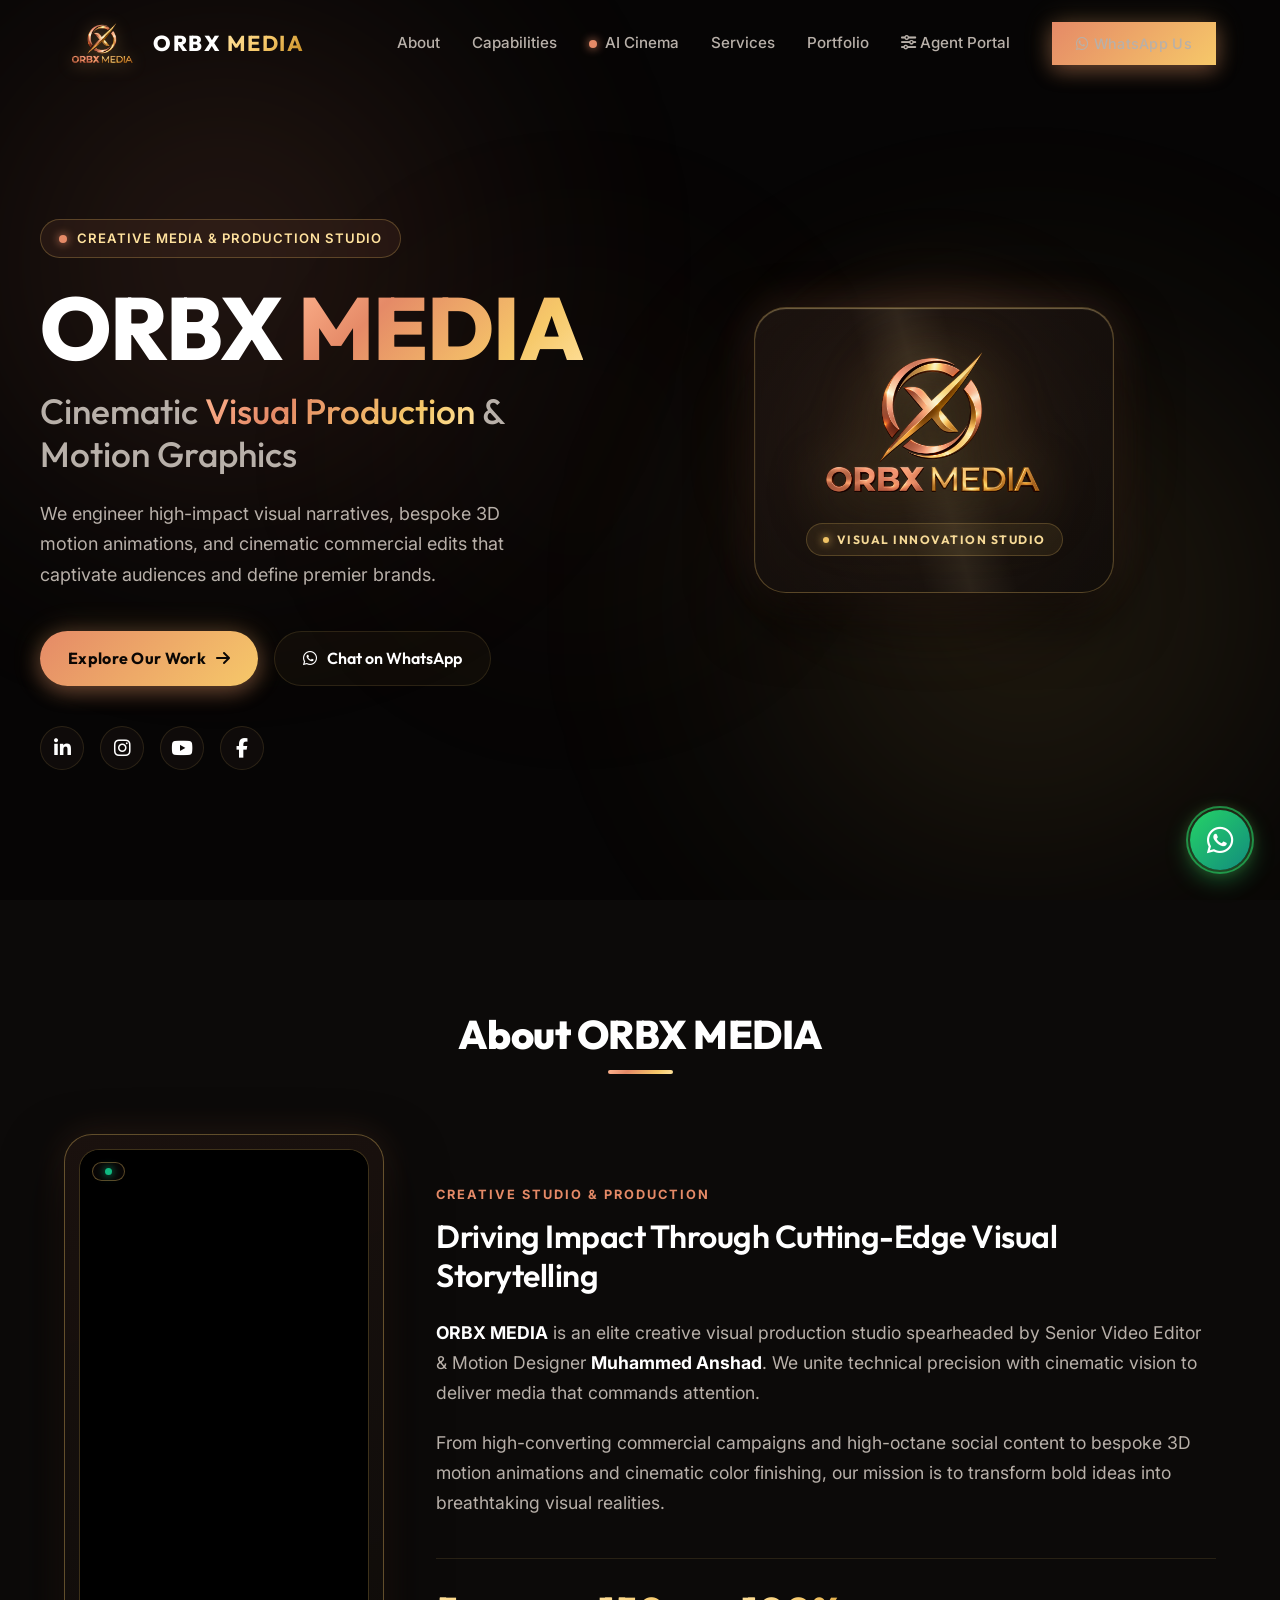
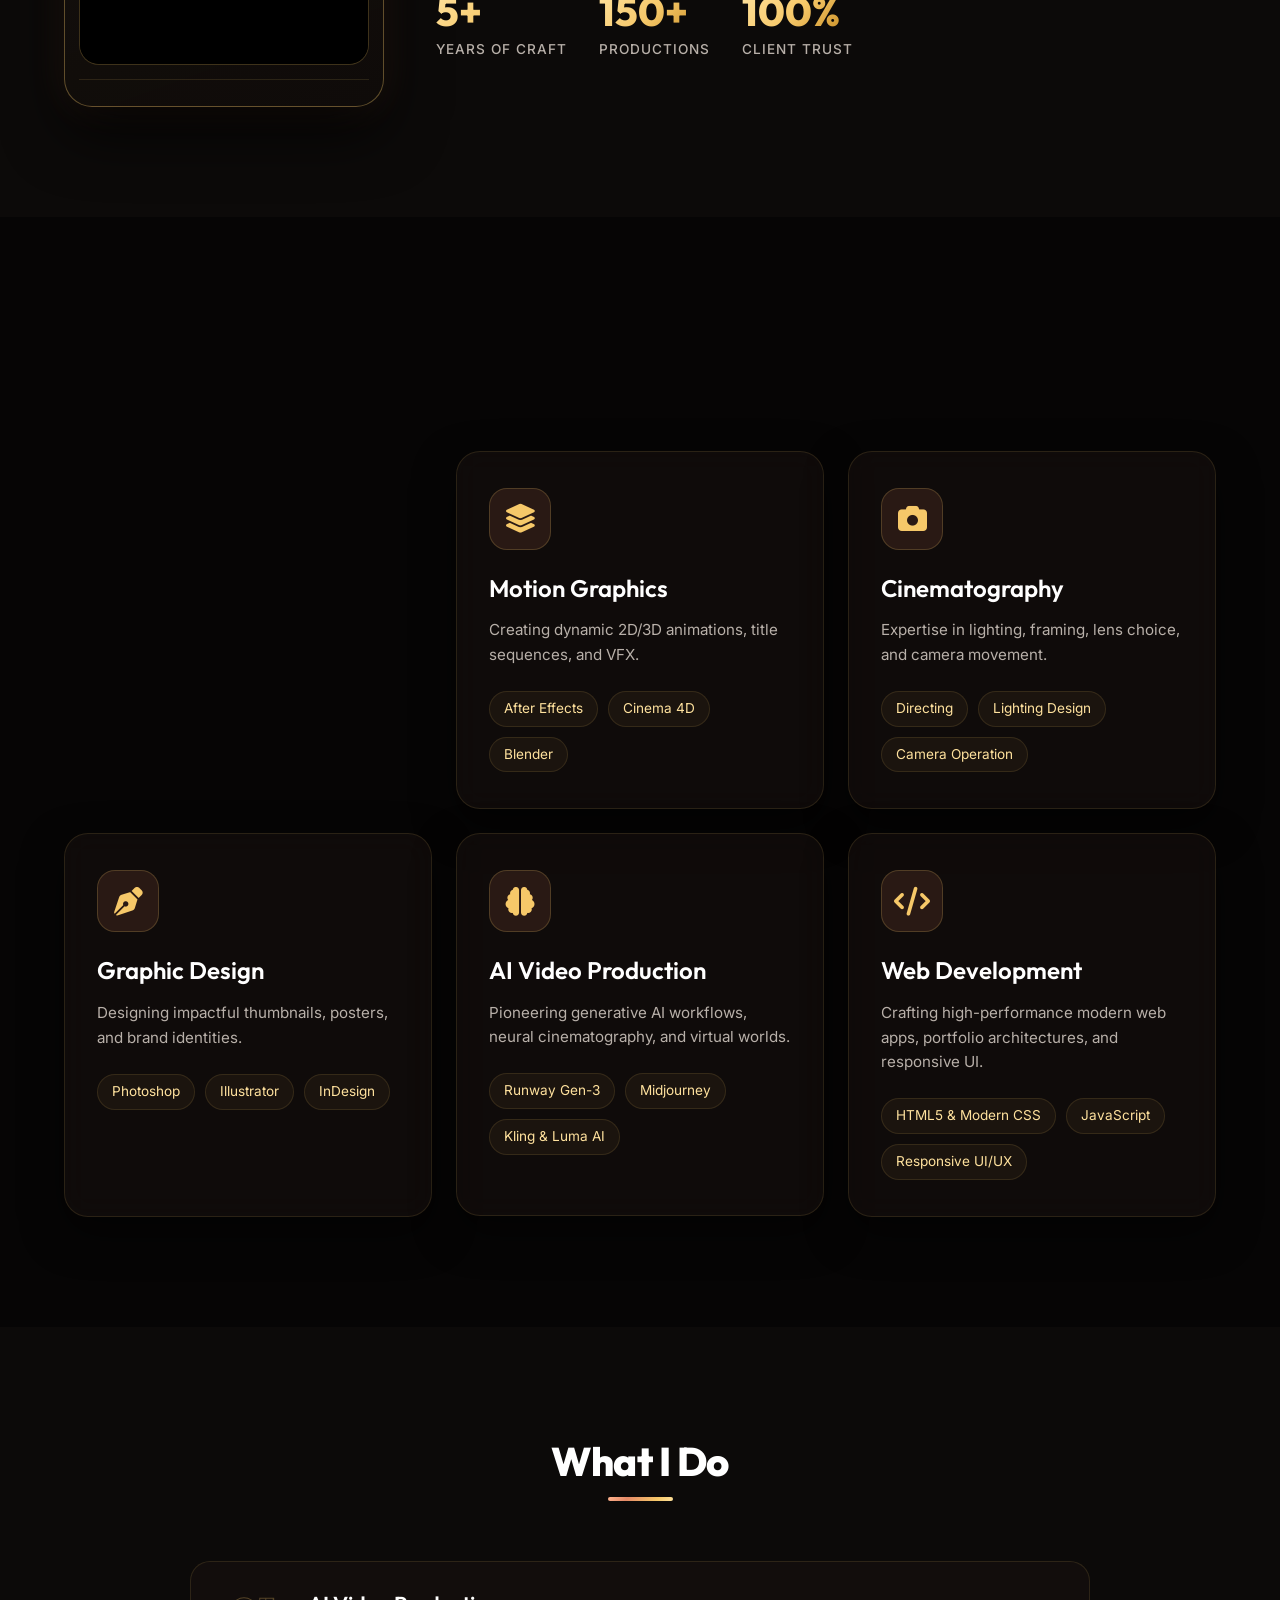
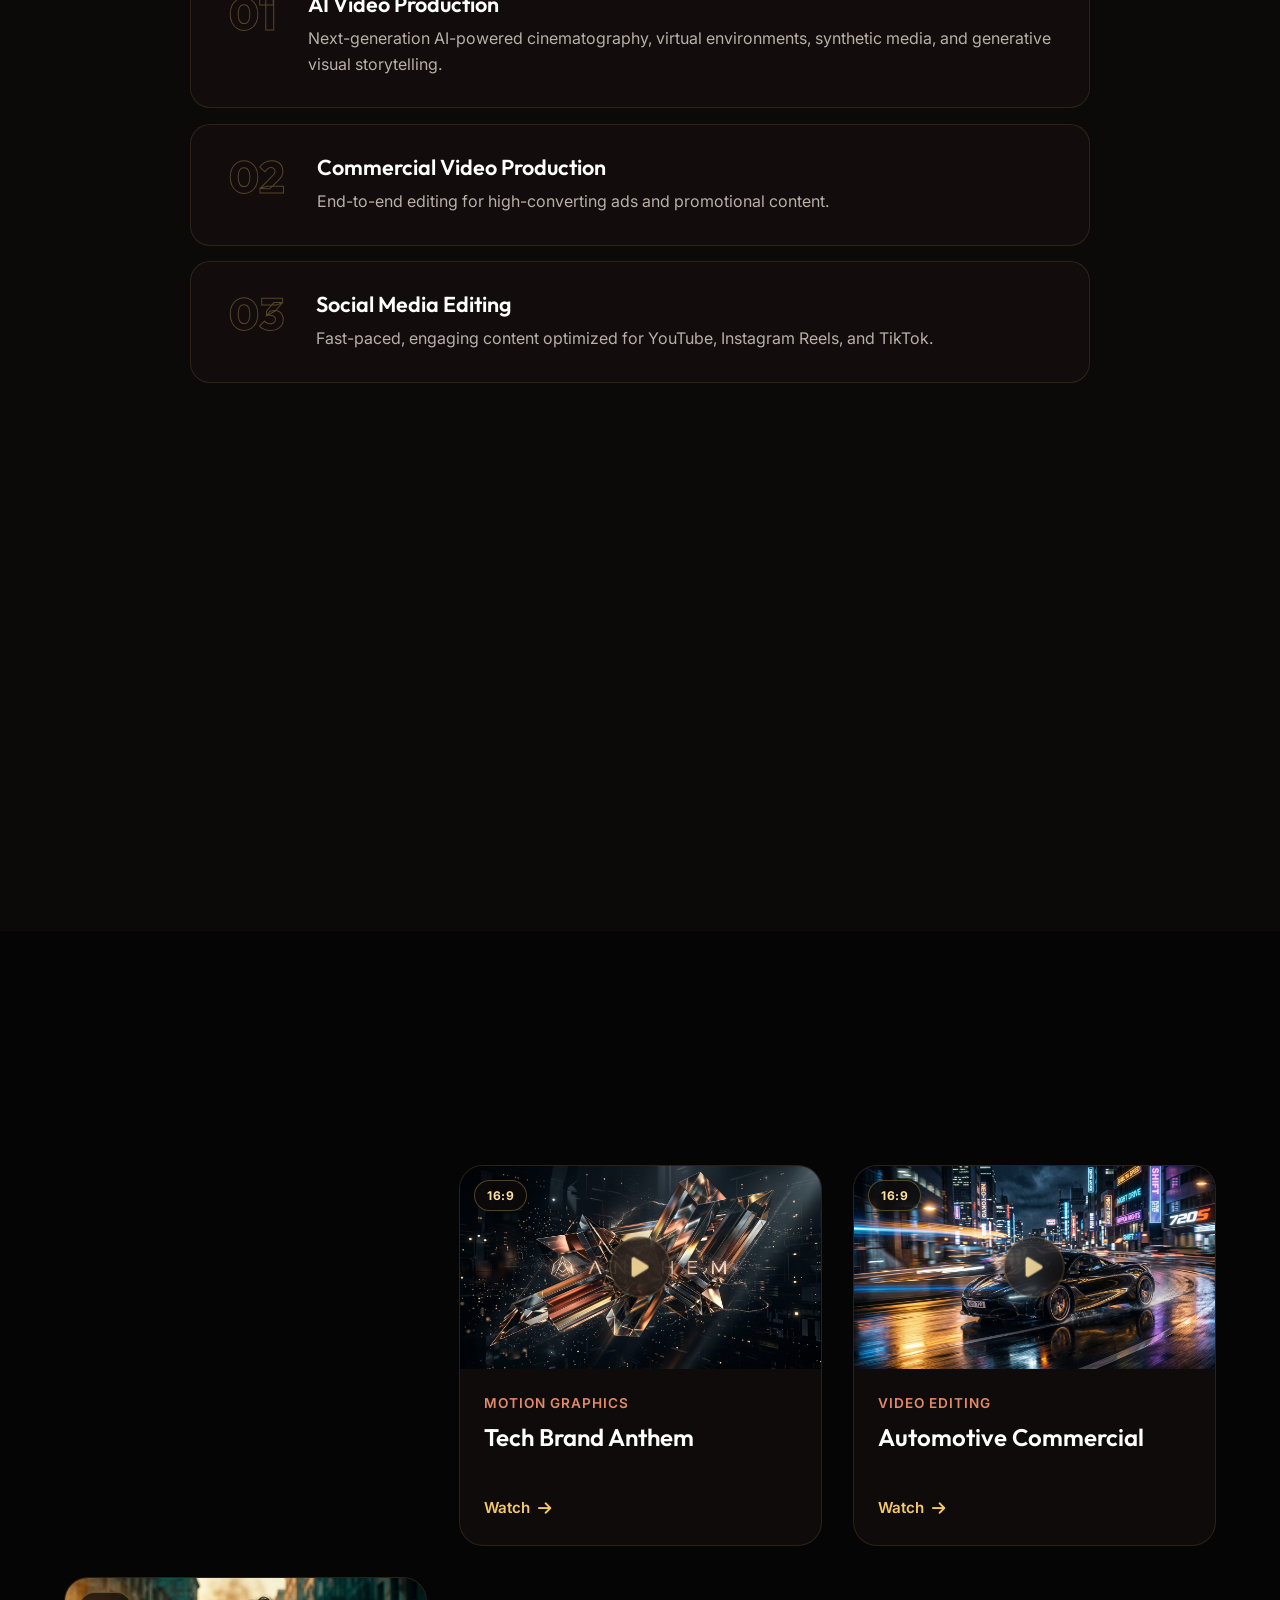
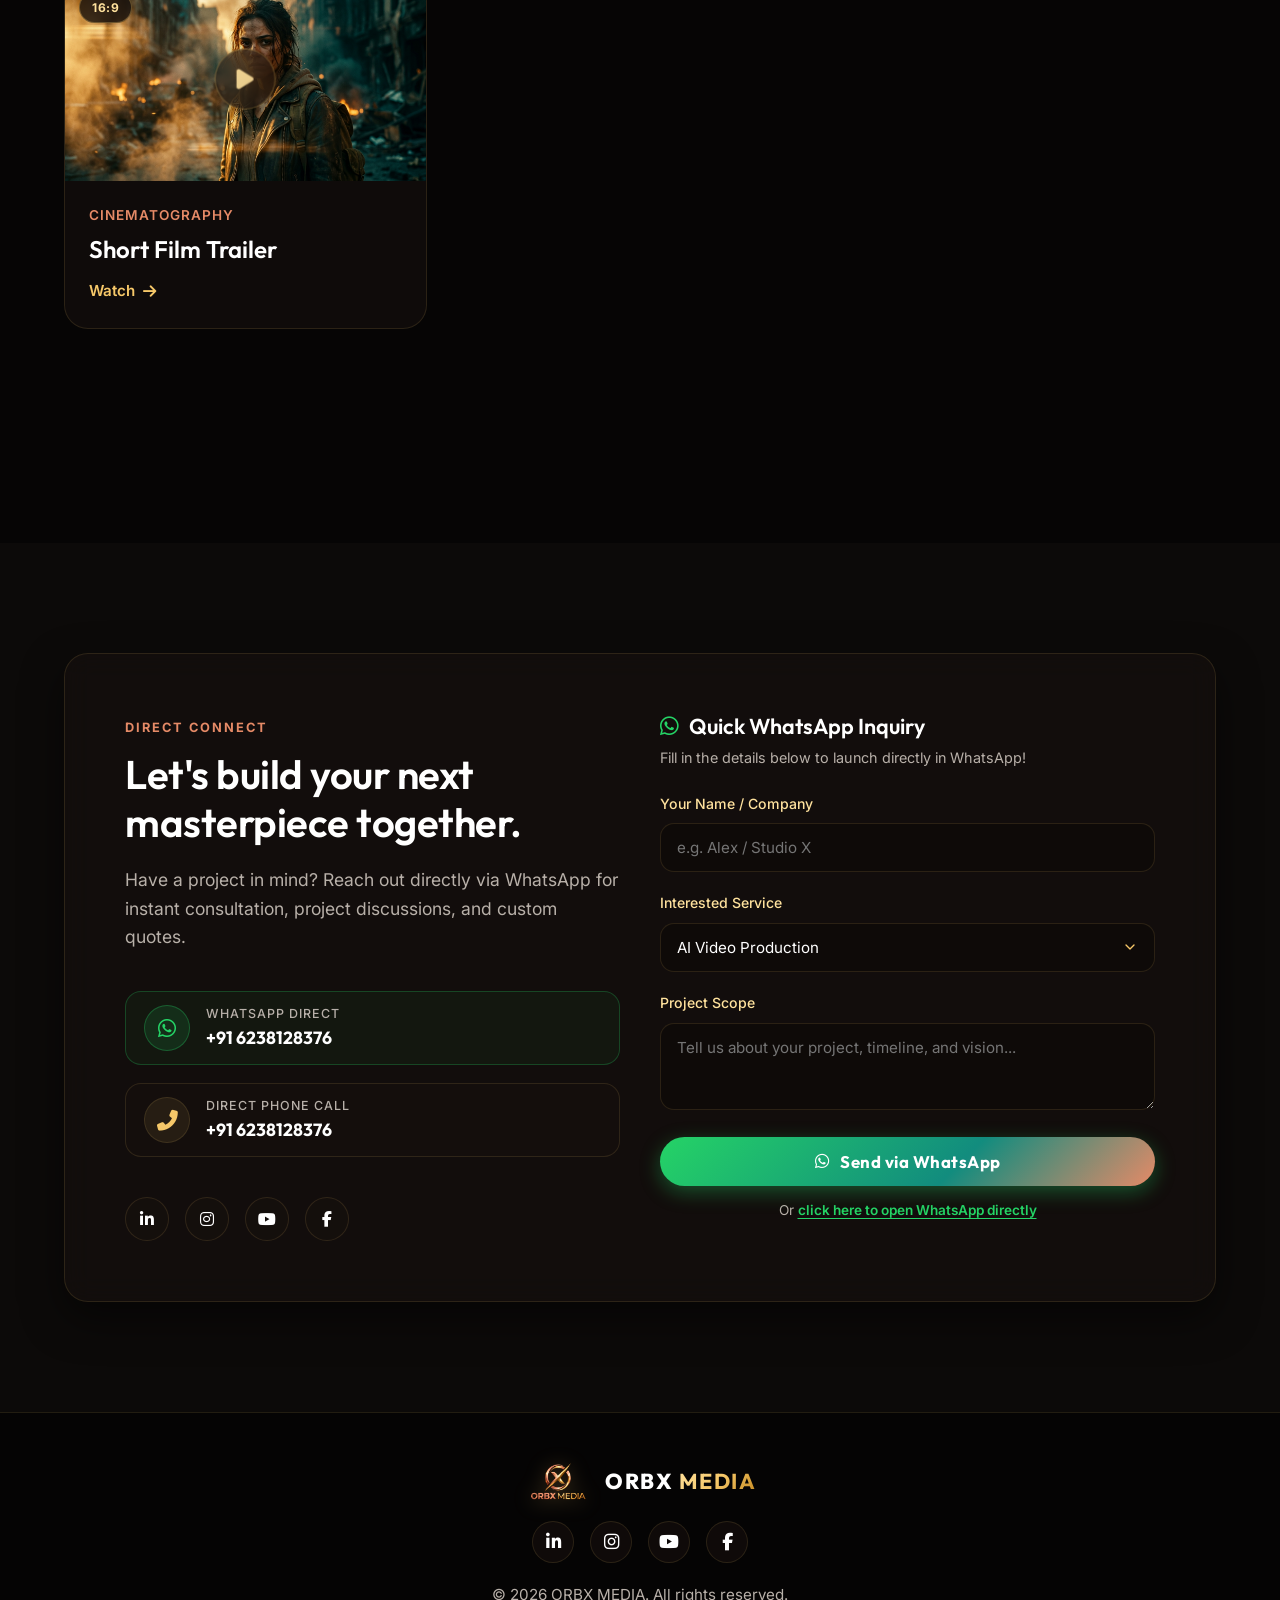
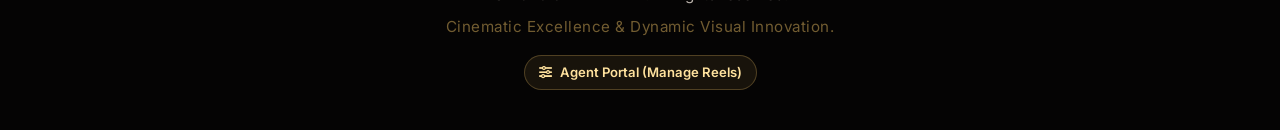
<file: index.html>
<!DOCTYPE html>
<html lang="en">

<head>
    <meta charset="UTF-8">
    <meta name="viewport" content="width=device-width, initial-scale=1.0">
    <meta name="description"
        content="ORBX MEDIA is a premier visual production and motion design studio crafting cinematic video editing, 3D motion graphics, and high-impact visual media.">
    <title>ORBX MEDIA | Cinematic Video Production & Motion Design</title>
    <link rel="icon" type="image/png" href="orbx-logo.png">
    <!-- Google Fonts -->
    <link rel="preconnect" href="https://fonts.googleapis.com">
    <link rel="preconnect" href="https://fonts.gstatic.com" crossorigin>
    <link
        href="https://fonts.googleapis.com/css2?family=Outfit:wght@300;400;500;600;700;800&family=Inter:wght@300;400;500;600&display=swap"
        rel="stylesheet">
    <link rel="stylesheet" href="style.css?v=3.5">
    <!-- Font Awesome for Icons -->
    <link rel="stylesheet" href="https://cdnjs.cloudflare.com/ajax/libs/font-awesome/6.4.0/css/all.min.css">
    <!-- YouTube IFrame Player API for Slow-Motion Reels -->
    <script src="https://www.youtube.com/iframe_api"></script>
</head>

<body>
    <!-- Background Elements -->
    <div class="glow glow-1"></div>
    <div class="glow glow-2"></div>
    <div class="glow glow-3"></div>

    <!-- Navigation -->
    <nav class="navbar glass-nav">
        <div class="nav-container">
            <a href="#" class="logo logo-branded">
                <img src="orbx-logo.png" alt="ORBX MEDIA Logo" class="nav-logo-img">
                <span class="logo-text">ORBX <span class="logo-accent">MEDIA</span></span>
            </a>
            <div class="nav-links">
                <a href="#about" class="nav-link">About</a>
                <a href="#skills" class="nav-link">Capabilities</a>
                <a href="ai-video-production.html" class="nav-link"><span class="badge-dot" style="display:inline-block; margin-right:4px;"></span> AI Cinema</a>
                <a href="#services" class="nav-link">Services</a>
                <a href="#projects" class="nav-link">Portfolio</a>
                <a href="agent.html" class="nav-link"><i class="fas fa-sliders-h"></i> Agent Portal</a>
                <a href="https://wa.me/916238128376?text=Hello%20ORBX%20MEDIA,%20I'd%20like%20to%20discuss%20a%20project!"
                    target="_blank" rel="noopener noreferrer" class="nav-link btn-primary nav-btn"><i
                        class="fab fa-whatsapp"></i> WhatsApp Us</a>
            </div>
            <div class="mobile-menu-btn">
                <i class="fas fa-bars"></i>
            </div>
        </div>
    </nav>

    <!-- Hero Section -->
    <header class="hero" id="home">
        <div class="hero-content reveal">
            <div class="hero-badge">
                <span class="badge-dot"></span>
                <span>Creative Media & Production Studio</span>
            </div>
            <h1 class="hero-title">ORBX <span class="highlight">MEDIA</span></h1>
            <h3 class="hero-subtitle">Cinematic <span class="highlight">Visual Production</span> & Motion Graphics</h3>
            <p class="hero-desc">We engineer high-impact visual narratives, bespoke 3D motion animations, and cinematic
                commercial edits that captivate audiences and define premier brands.</p>
            <div class="hero-cta">
                <a href="#projects" class="btn btn-primary">Explore Our Work <i class="fas fa-arrow-right"></i></a>
                <a href="https://wa.me/916238128376?text=Hello%20ORBX%20MEDIA,%20I'd%20like%20to%20discuss%20a%20project!"
                    target="_blank" rel="noopener noreferrer" class="btn btn-secondary whatsapp-cta-btn"><i
                        class="fab fa-whatsapp"></i> Chat on WhatsApp</a>
            </div>
            <div class="hero-socials">
                <a href="https://www.linkedin.com/in/orbx-media-0a3729436" target="_blank" rel="noopener noreferrer"
                    class="social-icon" aria-label="LinkedIn"><i class="fab fa-linkedin-in"></i></a>
                <a href="https://www.instagram.com/orbx_media/" target="_blank" rel="noopener noreferrer"
                    class="social-icon" aria-label="Instagram"><i class="fab fa-instagram"></i></a>
                <a href="https://www.youtube.com/channel/UCH1ZJ2QjWTXAIRAuht5d67A" target="_blank"
                    rel="noopener noreferrer" class="social-icon" aria-label="YouTube"><i
                        class="fab fa-youtube"></i></a>
                <a href="https://www.facebook.com/profile.php?id=61590484026684" target="_blank"
                    rel="noopener noreferrer" class="social-icon" aria-label="Facebook"><i
                        class="fab fa-facebook-f"></i></a>
            </div>
        </div>
        <div class="hero-graphic reveal-delay">
            <div class="logo-showcase-wrapper">
                <div class="showcase-glow"></div>
                <div class="showcase-glow-gold"></div>
                <div class="showcase-card glass-panel">
                    <div class="showcase-light-sweep"></div>
                    <img src="orbx-logo.png" alt="ORBX MEDIA 3D Emblem" class="hero-logo-img">
                    <div class="showcase-meta">
                        <span class="meta-dot"></span>
                        <span class="meta-label">VISUAL INNOVATION STUDIO</span>
                    </div>
                </div>
            </div>
        </div>
    </header>

    <!-- About Section -->
    <section class="about section" id="about">
        <div class="section-container">
            <div class="section-header reveal">
                <h2 class="section-title">About ORBX MEDIA</h2>
                <div class="title-underline"></div>
            </div>
            <div class="about-content">
                <div class="about-image-wrapper reveal">
                    <div class="about-video-card glass-panel" data-aspect="9:16">
                        <div class="about-video-player-box">
                            <iframe id="aboutAgencyVideoIframe" class="about-agency-video" src="https://www.youtube.com/embed/JPjLQJEYwso?autoplay=1&mute=1&loop=1&playlist=JPjLQJEYwso&controls=0" title="Showreel" frameborder="0" allow="accelerometer; autoplay; clipboard-write; encrypted-media; gyroscope; picture-in-picture" allowfullscreen></iframe>






                            <!-- Video Live Badge & Quick Controls -->
                            <div class="about-video-badge">
                                <span class="video-live-dot"></span>
                            </div>


                        </div>
                        <div class="about-video-meta">




                        </div>
                    </div>
                </div>
                <div class="about-text reveal-right">
                    <div class="studio-tag">CREATIVE STUDIO & PRODUCTION</div>
                    <h3>Driving Impact Through Cutting-Edge Visual Storytelling</h3>
                    <p><strong>ORBX MEDIA</strong> is an elite creative visual production studio spearheaded by Senior
                        Video Editor & Motion Designer <strong>Muhammed Anshad</strong>. We unite technical precision
                        with cinematic vision to deliver media that commands attention.</p>
                    <p>From high-converting commercial campaigns and high-octane social content to bespoke 3D motion
                        animations and cinematic color finishing, our mission is to transform bold ideas into
                        breathtaking visual realities.</p>
                    <div class="stats">
                        <div class="stat-item">
                            <span class="stat-number">5+</span>
                            <span class="stat-label">Years of Craft</span>
                        </div>
                        <div class="stat-item">
                            <span class="stat-number">150+</span>
                            <span class="stat-label">Productions</span>
                        </div>
                        <div class="stat-item">
                            <span class="stat-number">100%</span>
                            <span class="stat-label">Client Trust</span>
                        </div>
                    </div>
                </div>
            </div>
        </div>
    </section>

    <!-- Skills Section -->
    <section class="skills section" id="skills">
        <div class="section-container">
            <div class="section-header reveal">
                <h2 class="section-title">Skills & Expertise</h2>
                <div class="title-underline"></div>
            </div>
            <div class="skills-grid">
                <div class="skill-category glass-card reveal">
                    <div class="skill-icon"><i class="fas fa-film"></i></div>
                    <h3>Video Editing</h3>
                    <p>Mastery of pacing, narrative structure, color grading, and audio mixing.</p>
                    <ul class="skill-tags">
                        <li>Premiere Pro</li>
                        <li>DaVinci Resolve</li>
                        <li>Final Cut Pro</li>
                    </ul>
                </div>
                <div class="skill-category glass-card reveal-delay-1">
                    <div class="skill-icon"><i class="fas fa-layer-group"></i></div>
                    <h3>Motion Graphics</h3>
                    <p>Creating dynamic 2D/3D animations, title sequences, and VFX.</p>
                    <ul class="skill-tags">
                        <li>After Effects</li>
                        <li>Cinema 4D</li>
                        <li>Blender</li>
                    </ul>
                </div>
                <div class="skill-category glass-card reveal-delay-2">
                    <div class="skill-icon"><i class="fas fa-camera"></i></div>
                    <h3>Cinematography</h3>
                    <p>Expertise in lighting, framing, lens choice, and camera movement.</p>
                    <ul class="skill-tags">
                        <li>Directing</li>
                        <li>Lighting Design</li>
                        <li>Camera Operation</li>
                    </ul>
                </div>
                <div class="skill-category glass-card reveal-delay-3">
                    <div class="skill-icon"><i class="fas fa-pen-nib"></i></div>
                    <h3>Graphic Design</h3>
                    <p>Designing impactful thumbnails, posters, and brand identities.</p>
                    <ul class="skill-tags">
                        <li>Photoshop</li>
                        <li>Illustrator</li>
                        <li>InDesign</li>
                    </ul>
                </div>
                <div class="skill-category glass-card reveal">
                    <div class="skill-icon"><i class="fas fa-brain"></i></div>
                    <h3>AI Video Production</h3>
                    <p>Pioneering generative AI workflows, neural cinematography, and virtual worlds.</p>
                    <ul class="skill-tags">
                        <li>Runway Gen-3</li>
                        <li>Midjourney</li>
                        <li>Kling & Luma AI</li>
                    </ul>
                </div>
                <div class="skill-category glass-card reveal-delay-1">
                    <div class="skill-icon"><i class="fas fa-code"></i></div>
                    <h3>Web Development</h3>
                    <p>Crafting high-performance modern web apps, portfolio architectures, and responsive UI.</p>
                    <ul class="skill-tags">
                        <li>HTML5 & Modern CSS</li>
                        <li>JavaScript</li>
                        <li>Responsive UI/UX</li>
                    </ul>
                </div>
            </div>
        </div>
    </section>

    <!-- Services Section -->
    <section class="services section" id="services">
        <div class="section-container">
            <div class="section-header reveal">
                <h2 class="section-title">What I Do</h2>
                <div class="title-underline"></div>
            </div>
            <div class="services-list">
                <div class="service-item reveal">
                    <div class="service-number">01</div>
                    <div class="service-info">
                        <h3>AI Video Production</h3>
                        <p>Next-generation AI-powered cinematography, virtual environments, synthetic media, and
                            generative visual storytelling.</p>
                    </div>
                </div>
                <div class="service-item reveal">
                    <div class="service-number">02</div>
                    <div class="service-info">
                        <h3>Commercial Video Production</h3>
                        <p>End-to-end editing for high-converting ads and promotional content.</p>
                    </div>
                </div>
                <div class="service-item reveal">
                    <div class="service-number">03</div>
                    <div class="service-info">
                        <h3>Social Media Editing</h3>
                        <p>Fast-paced, engaging content optimized for YouTube, Instagram Reels, and TikTok.</p>
                    </div>
                </div>
                <div class="service-item reveal">
                    <div class="service-number">04</div>
                    <div class="service-info">
                        <h3>Custom Motion Graphics</h3>
                        <p>Bespoke animations, lower thirds, logo reveals, and explainer videos.</p>
                    </div>
                </div>
                <div class="service-item reveal">
                    <div class="service-number">05</div>
                    <div class="service-info">
                        <h3>Color Grading & Finishing</h3>
                        <p>Professional color correction and grading to give your footage a cinematic look.</p>
                    </div>
                </div>
                <div class="service-item reveal">
                    <div class="service-number">06</div>
                    <div class="service-info">
                        <h3>Website Building & Development</h3>
                        <p>High-converting modern websites, portfolio showcases, and responsive digital experiences
                            crafted for elite brands.</p>
                    </div>
                </div>
            </div>
        </div>
    </section>

    <!-- Projects Section -->
    <section class="projects section" id="projects">
        <div class="section-container">
            <div class="section-header reveal">
                <h2 class="section-title">Featured Work</h2>
                <div class="title-underline"></div>
            </div>
            <div class="projects-grid">
                <!-- AI Video Production (Opens Dedicated AI Video Production Page) -->
                <div class="project-card reveal ai-gallery-trigger-card" id="aiVideoGalleryCard" data-aspect="16:9"
                    role="button" tabindex="0" aria-label="Explore AI Video Production Page"
                    onclick="window.location.href='ai-video-production.html'">
                    <div class="project-image video-trigger" onclick="window.location.href='ai-video-production.html'">
                        <div class="project-thumb-bg" style="background-image: url('thumb-ai-video.jpg');">
                        </div>
                        <div class="video-badge"><i class="fas fa-layer-group"></i> 6 AI Reels Collection</div>
                        <div class="play-btn ai-gallery-play-btn" aria-label="Open AI Video Production Page"
                            onclick="window.location.href='ai-video-production.html'">
                            <i class="fas fa-play"></i>
                        </div>
                    </div>
                    <div class="project-details">
                        <span class="project-category">AI Video Production</span>
                        <h3>AI Cinematic Video Showcase</h3>
                        <a href="ai-video-production.html" class="project-link ai-gallery-open-btn" aria-label="Explore 6 AI Reels">
                            Explore 6 AI Reels <i class="fas fa-arrow-right"></i>
                        </a>
                    </div>
                </div>
                <!-- Project 1 (16:9 Landscape Video) -->
                <div class="project-card reveal-delay-1" data-aspect="16:9">
                    <div class="project-image video-trigger">
                        <div class="project-thumb-bg" style="background-image: url('thumb-tech-anthem.jpg');">
                        </div>
                        <div class="video-badge">16:9</div>
                        <div class="play-btn"><i class="fas fa-play"></i></div>
                    </div>
                    <div class="project-details">
                        <span class="project-category">Motion Graphics</span>
                        <h3>Tech Brand Anthem</h3>
                        <a href="#" class="project-link">Watch <i class="fas fa-arrow-right"></i></a>
                    </div>
                </div>
                <!-- Project 2 (16:9 Landscape Video) -->
                <div class="project-card reveal-delay-2" data-aspect="16:9">
                    <div class="project-image video-trigger">
                        <div class="project-thumb-bg" style="background-image: url('thumb-auto-commercial.jpg');">
                        </div>
                        <div class="video-badge">16:9</div>
                        <div class="play-btn"><i class="fas fa-play"></i></div>
                    </div>
                    <div class="project-details">
                        <span class="project-category">Video Editing</span>
                        <h3>Automotive Commercial</h3>
                        <a href="#" class="project-link">Watch <i class="fas fa-arrow-right"></i></a>
                    </div>
                </div>
                <!-- Project 3 (16:9 Landscape Video) -->
                <div class="project-card reveal-delay-3" data-aspect="16:9">
                    <div class="project-image video-trigger">
                        <div class="project-thumb-bg" style="background-image: url('thumb-film-trailer.jpg');">
                        </div>
                        <div class="video-badge">16:9</div>
                        <div class="play-btn"><i class="fas fa-play"></i></div>
                    </div>
                    <div class="project-details">
                        <span class="project-category">Cinematography</span>
                        <h3>Short Film Trailer</h3>
                        <a href="#" class="project-link">Watch <i class="fas fa-arrow-right"></i></a>
                    </div>
                </div>
            </div>
            <div class="view-all-container reveal">
                <a href="#" class="btn btn-secondary">View Full Portfolio</a>
            </div>
        </div>
    </section>

    <!-- Contact Section -->
    <section class="contact section" id="contact">
        <div class="section-container">
            <div class="contact-card glass-panel reveal">
                <div class="contact-info">
                    <div class="studio-tag">DIRECT CONNECT</div>
                    <h2>Let's build your next masterpiece together.</h2>
                    <p>Have a project in mind? Reach out directly via WhatsApp for instant consultation, project
                        discussions, and custom quotes.</p>

                    <div class="contact-details">
                        <a href="https://wa.me/916238128376?text=Hello%20ORBX%20MEDIA,%20I'd%20like%20to%20inquire%20about%20a%20project!"
                            target="_blank" rel="noopener noreferrer" class="contact-link whatsapp-contact-link">
                            <i class="fab fa-whatsapp"></i>
                            <div class="contact-link-text">
                                <span class="contact-label">WhatsApp Direct</span>
                                <span class="contact-value">+91 6238128376</span>
                            </div>
                        </a>
                        <a href="tel:+916238128376" class="contact-link">
                            <i class="fas fa-phone-alt"></i>
                            <div class="contact-link-text">
                                <span class="contact-label">Direct Phone Call</span>
                                <span class="contact-value">+91 6238128376</span>
                            </div>
                        </a>
                    </div>

                    <div class="contact-socials">
                        <a href="https://www.linkedin.com/in/orbx-media-0a3729436" target="_blank"
                            rel="noopener noreferrer" aria-label="LinkedIn"><i class="fab fa-linkedin-in"></i></a>
                        <a href="https://www.instagram.com/orbx_media/" target="_blank" rel="noopener noreferrer"
                            aria-label="Instagram"><i class="fab fa-instagram"></i></a>
                        <a href="https://www.youtube.com/channel/UCH1ZJ2QjWTXAIRAuht5d67A" target="_blank"
                            rel="noopener noreferrer" aria-label="YouTube"><i class="fab fa-youtube"></i></a>
                        <a href="https://www.facebook.com/profile.php?id=61590484026684" target="_blank"
                            rel="noopener noreferrer" aria-label="Facebook"><i class="fab fa-facebook-f"></i></a>
                    </div>
                </div>

                <form class="contact-form" id="whatsapp-form">
                    <div class="form-header">
                        <h3><i class="fab fa-whatsapp"></i> Quick WhatsApp Inquiry</h3>
                        <p>Fill in the details below to launch directly in WhatsApp!</p>
                    </div>
                    <div class="form-group">
                        <label for="name">Your Name / Company</label>
                        <input type="text" id="name" placeholder="e.g. Alex / Studio X" required>
                    </div>
                    <div class="form-group">
                        <label for="service">Interested Service</label>
                        <select id="service" class="contact-select">
                            <option value="AI Video Production">AI Video Production</option>
                            <option value="Commercial Video Production">Commercial Video Production</option>
                            <option value="Social Media Content Editing">Social Media Content Editing</option>
                            <option value="Custom Motion Graphics & VFX">Custom Motion Graphics & VFX</option>
                            <option value="Cinematic Color Grading">Cinematic Color Grading</option>
                            <option value="Website Building & Development">Website Building & Development</option>
                            <option value="General Production Inquiry">General Production Inquiry</option>
                        </select>
                    </div>
                    <div class="form-group">
                        <label for="message">Project Scope</label>
                        <textarea id="message" rows="3"
                            placeholder="Tell us about your project, timeline, and vision..." required></textarea>
                    </div>
                    <button type="submit" class="btn btn-primary submit-btn whatsapp-submit-btn">
                        <i class="fab fa-whatsapp"></i> Send via WhatsApp
                    </button>
                    <div class="direct-whatsapp-subtext">
                        <span>Or </span>
                        <a href="https://wa.me/916238128376?text=Hello%20ORBX%20MEDIA,%20I'd%20like%20to%20discuss%20a%20project!"
                            target="_blank" rel="noopener noreferrer">click here to open WhatsApp directly</a>
                    </div>
                </form>
            </div>
        </div>
    </section>

    <!-- Floating WhatsApp Button -->
    <a href="https://wa.me/916238128376?text=Hello%20ORBX%20MEDIA,%20I'd%20like%20to%20discuss%20a%20project!"
        class="floating-whatsapp" target="_blank" rel="noopener noreferrer" aria-label="Chat on WhatsApp">
        <i class="fab fa-whatsapp"></i>
        <span class="whatsapp-tooltip">Chat with us on WhatsApp</span>
    </a>

    <!-- Full-Screen Video Modal (Dynamic 9:16 or 16:9 with Visible Back Button) -->
    <div class="video-modal" id="videoModal" aria-hidden="true" role="dialog">
        <div class="video-modal-backdrop" id="modalBackdrop"></div>
        <div class="video-modal-container">
            <!-- Top Control Bar with Clear Back Button -->
            <div class="modal-top-bar">
                <button class="modal-back-btn" id="modalBackBtn" aria-label="Back to website">
                    <i class="fas fa-arrow-left"></i>
                    <span>Back</span>
                </button>
                <div class="modal-video-title" id="modalVideoTitle">AI Video Production</div>
                <button class="modal-close-btn" id="modalCloseBtn" aria-label="Close video player">
                    <i class="fas fa-times"></i>
                </button>
            </div>

            <!-- Dynamic Aspect Player Wrapper (Adapts to 9:16 or 16:9) -->
            <div class="video-player-wrapper aspect-9-16" id="videoPlayerWrapper">
                <iframe id="videoIframe" src="" title="Video Player"
                    allow="accelerometer; autoplay; clipboard-write; encrypted-media; gyroscope; picture-in-picture; web-share"
                    referrerpolicy="strict-origin-when-cross-origin" allowfullscreen></iframe>
                <video id="modalVideoElement" class="modal-video-element" controls playsinline></video>
            </div>

            <!-- Bottom Back Button for Handheld/Mobile Comfort -->
            <button class="modal-bottom-back-btn" id="modalBottomBackBtn" aria-label="Back to Portfolio">
                <i class="fas fa-arrow-left"></i>
                <span>Back to Portfolio</span>
            </button>
        </div>
    </div>

    <!-- Footer -->
    <footer>
        <div class="footer-content">
            <a href="#" class="logo logo-branded footer-logo">
                <img src="orbx-logo.png" alt="ORBX MEDIA" class="footer-logo-img">
                <span class="logo-text">ORBX <span class="logo-accent">MEDIA</span></span>
            </a>
            <div class="footer-socials">
                <a href="https://www.linkedin.com/in/orbx-media-0a3729436" target="_blank" rel="noopener noreferrer"
                    aria-label="LinkedIn"><i class="fab fa-linkedin-in"></i></a>
                <a href="https://www.instagram.com/orbx_media/" target="_blank" rel="noopener noreferrer"
                    aria-label="Instagram"><i class="fab fa-instagram"></i></a>
                <a href="https://www.youtube.com/channel/UCH1ZJ2QjWTXAIRAuht5d67A" target="_blank"
                    rel="noopener noreferrer" aria-label="YouTube"><i class="fab fa-youtube"></i></a>
                <a href="https://www.facebook.com/profile.php?id=61590484026684" target="_blank"
                    rel="noopener noreferrer" aria-label="Facebook"><i class="fab fa-facebook-f"></i></a>
            </div>
            <p>&copy; <span id="year"></span> ORBX MEDIA. All rights reserved.</p>
            <p class="footer-tagline">Cinematic Excellence & Dynamic Visual Innovation.</p>
            <div class="footer-agent-link">
                <a href="agent.html" class="agent-access-link"><i class="fas fa-sliders-h"></i> Agent Portal (Manage Reels)</a>
            </div>
        </div>
    </footer>

    <!-- AI Video Production Sub-Gallery Modal (Portrait Instagram Reels View) -->
    <div class="ai-gallery-modal" id="aiGalleryModal" aria-hidden="true" role="dialog">
        <div class="ai-gallery-backdrop" id="aiGalleryBackdrop" onclick="closeAiGallery(event)"></div>
        <div class="ai-gallery-container">
            <!-- Header Bar with Back Button -->
            <div class="ai-gallery-header">
                <button class="ai-gallery-back-btn" id="aiGalleryBackBtn" type="button"
                    aria-label="Back to Featured Work" onclick="closeAiGallery(event)">
                    <i class="fas fa-arrow-left"></i>
                    <span class="btn-text-full">Back to Featured Work</span>
                    <span class="btn-text-mobile">Back</span>
                </button>
                <div class="ai-gallery-titles">
                    <span class="ai-gallery-tag">EXCLUSIVE ARCHIVE</span>
                    <h2 class="ai-gallery-heading">AI Video Production Gallery</h2>
                    <p class="ai-gallery-subheading">Curated vertical reels playing in ambient slow-motion. Tap any reel
                        to launch in full screen with high-fidelity audio.</p>
                </div>
                <button class="ai-gallery-close-btn" id="aiGalleryCloseBtn" type="button" aria-label="Close AI Gallery"
                    onclick="closeAiGallery(event)">
                    <i class="fas fa-times"></i>
                </button>
            </div>

            <!-- 7 Portrait Instagram Reels Style Boxes -->
            <div class="ai-reels-grid">
                <!-- REELS_GRID_START -->
                <!-- Reel 1 -->
                <div class="ai-reel-box glass-panel" data-video-id="CW33Gn8cU8w"
                    data-video-title="Cybernetic Vision" data-index="0"
                    onclick="openReelFullscreen('CW33Gn8cU8w', 'Cybernetic Vision')">
                    <div class="ai-reel-player-container">
                        <div class="ai-reel-player-embed" id="aiPlayer0">
                            <iframe id="aiIframe0" loading="lazy"
                                src="https://www.youtube-nocookie.com/embed/CW33Gn8cU8w?autoplay=1&mute=1&controls=0&loop=1&playlist=CW33Gn8cU8w&playsinline=1&modestbranding=1&rel=0&iv_load_policy=3&disablekb=1&enablejsapi=1"
                                title="Cybernetic Vision"
                                allow="accelerometer; autoplay; clipboard-write; encrypted-media; gyroscope; picture-in-picture"
                                allowfullscreen></iframe>
                        </div>
                        <div class="ai-reel-poster"
                            style="background-image: url('https://img.youtube.com/vi/CW33Gn8cU8w/hqdefault.jpg');">
                        </div>
                        <div class="ai-reel-overlay">
                            <div class="ai-reel-top-bar">
                                <span class="ai-reel-num">01 / 07</span>
                                <span class="ai-slowmo-pill"><span class="slowmo-pulse"></span> 0.5x Slow-Mo</span>
                            </div>
                            <div class="ai-reel-bottom-info">
                                <span class="ai-reel-category">Generative Cinema</span>
                                <h4 class="ai-reel-title">Cybernetic Vision</h4>
                                <span class="ai-reel-prompt-tag"><i class="fas fa-play"></i> Tap to Play with Sound</span>
                            </div>
                        </div>
                    </div>
                </div>

                <!-- Reel 2 -->
                <div class="ai-reel-box glass-panel" data-video-id="bb1mzI0MaPE"
                    data-video-title="Neural Worldscapes" data-index="1"
                    onclick="openReelFullscreen('bb1mzI0MaPE', 'Neural Worldscapes')">
                    <div class="ai-reel-player-container">
                        <div class="ai-reel-player-embed" id="aiPlayer1">
                            <iframe id="aiIframe1" loading="lazy"
                                src="https://www.youtube-nocookie.com/embed/bb1mzI0MaPE?autoplay=1&mute=1&controls=0&loop=1&playlist=bb1mzI0MaPE&playsinline=1&modestbranding=1&rel=0&iv_load_policy=3&disablekb=1&enablejsapi=1"
                                title="Neural Worldscapes"
                                allow="accelerometer; autoplay; clipboard-write; encrypted-media; gyroscope; picture-in-picture"
                                allowfullscreen></iframe>
                        </div>
                        <div class="ai-reel-poster"
                            style="background-image: url('https://img.youtube.com/vi/bb1mzI0MaPE/hqdefault.jpg');">
                        </div>
                        <div class="ai-reel-overlay">
                            <div class="ai-reel-top-bar">
                                <span class="ai-reel-num">02 / 07</span>
                                <span class="ai-slowmo-pill"><span class="slowmo-pulse"></span> 0.5x Slow-Mo</span>
                            </div>
                            <div class="ai-reel-bottom-info">
                                <span class="ai-reel-category">Virtual Cinematography</span>
                                <h4 class="ai-reel-title">Neural Worldscapes</h4>
                                <span class="ai-reel-prompt-tag"><i class="fas fa-play"></i> Tap to Play with Sound</span>
                            </div>
                        </div>
                    </div>
                </div>

                <!-- Reel 3 -->
                <div class="ai-reel-box glass-panel" data-video-id="cbFd-xK_hmc"
                    data-video-title="Fluid Morphologies" data-index="2"
                    onclick="openReelFullscreen('cbFd-xK_hmc', 'Fluid Morphologies')">
                    <div class="ai-reel-player-container">
                        <div class="ai-reel-player-embed" id="aiPlayer2">
                            <iframe id="aiIframe2" loading="lazy"
                                src="https://www.youtube-nocookie.com/embed/cbFd-xK_hmc?autoplay=1&mute=1&controls=0&loop=1&playlist=cbFd-xK_hmc&playsinline=1&modestbranding=1&rel=0&iv_load_policy=3&disablekb=1&enablejsapi=1"
                                title="Fluid Morphologies"
                                allow="accelerometer; autoplay; clipboard-write; encrypted-media; gyroscope; picture-in-picture"
                                allowfullscreen></iframe>
                        </div>
                        <div class="ai-reel-poster"
                            style="background-image: url('https://img.youtube.com/vi/cbFd-xK_hmc/hqdefault.jpg');">
                        </div>
                        <div class="ai-reel-overlay">
                            <div class="ai-reel-top-bar">
                                <span class="ai-reel-num">03 / 07</span>
                                <span class="ai-slowmo-pill"><span class="slowmo-pulse"></span> 0.5x Slow-Mo</span>
                            </div>
                            <div class="ai-reel-bottom-info">
                                <span class="ai-reel-category">Stylized Motion AI</span>
                                <h4 class="ai-reel-title">Fluid Morphologies</h4>
                                <span class="ai-reel-prompt-tag"><i class="fas fa-play"></i> Tap to Play with Sound</span>
                            </div>
                        </div>
                    </div>
                </div>

                <!-- Reel 4 -->
                <div class="ai-reel-box glass-panel" data-video-id="-NAf_Bth1Q0"
                    data-video-title="Synthetic Humanoids" data-index="3"
                    onclick="openReelFullscreen('-NAf_Bth1Q0', 'Synthetic Humanoids')">
                    <div class="ai-reel-player-container">
                        <div class="ai-reel-player-embed" id="aiPlayer3">
                            <iframe id="aiIframe3" loading="lazy"
                                src="https://www.youtube-nocookie.com/embed/-NAf_Bth1Q0?autoplay=1&mute=1&controls=0&loop=1&playlist=-NAf_Bth1Q0&playsinline=1&modestbranding=1&rel=0&iv_load_policy=3&disablekb=1&enablejsapi=1"
                                title="Synthetic Humanoids"
                                allow="accelerometer; autoplay; clipboard-write; encrypted-media; gyroscope; picture-in-picture"
                                allowfullscreen></iframe>
                        </div>
                        <div class="ai-reel-poster"
                            style="background-image: url('https://img.youtube.com/vi/-NAf_Bth1Q0/hqdefault.jpg');">
                        </div>
                        <div class="ai-reel-overlay">
                            <div class="ai-reel-top-bar">
                                <span class="ai-reel-num">04 / 07</span>
                                <span class="ai-slowmo-pill"><span class="slowmo-pulse"></span> 0.5x Slow-Mo</span>
                            </div>
                            <div class="ai-reel-bottom-info">
                                <span class="ai-reel-category">Character Concept AI</span>
                                <h4 class="ai-reel-title">Synthetic Humanoids</h4>
                                <span class="ai-reel-prompt-tag"><i class="fas fa-play"></i> Tap to Play with Sound</span>
                            </div>
                        </div>
                    </div>
                </div>

                <!-- Reel 5 -->
                <div class="ai-reel-box glass-panel" data-video-id="iwWcWjnj020"
                    data-video-title="Cinematic AI Showcase" data-index="4"
                    onclick="openReelFullscreen('iwWcWjnj020', 'Cinematic AI Showcase')">
                    <div class="ai-reel-player-container">
                        <div class="ai-reel-player-embed" id="aiPlayer4">
                            <iframe id="aiIframe4" loading="lazy"
                                src="https://www.youtube-nocookie.com/embed/iwWcWjnj020?autoplay=1&mute=1&controls=0&loop=1&playlist=iwWcWjnj020&playsinline=1&modestbranding=1&rel=0&iv_load_policy=3&disablekb=1&enablejsapi=1"
                                title="Cinematic AI Showcase"
                                allow="accelerometer; autoplay; clipboard-write; encrypted-media; gyroscope; picture-in-picture"
                                allowfullscreen></iframe>
                        </div>
                        <div class="ai-reel-poster"
                            style="background-image: url('https://img.youtube.com/vi/iwWcWjnj020/hqdefault.jpg');">
                        </div>
                        <div class="ai-reel-overlay">
                            <div class="ai-reel-top-bar">
                                <span class="ai-reel-num">05 / 07</span>
                                <span class="ai-slowmo-pill"><span class="slowmo-pulse"></span> 0.5x Slow-Mo</span>
                            </div>
                            <div class="ai-reel-bottom-info">
                                <span class="ai-reel-category">Creative Commercial AI</span>
                                <h4 class="ai-reel-title">Cinematic AI Showcase</h4>
                                <span class="ai-reel-prompt-tag"><i class="fas fa-play"></i> Tap to Play with Sound</span>
                            </div>
                        </div>
                    </div>
                </div>

                <!-- Reel 6 -->
                <div class="ai-reel-box glass-panel" data-video-id="WhaOZ298OqI"
                    data-video-title="Dimensions of Light" data-index="5"
                    onclick="openReelFullscreen('WhaOZ298OqI', 'Dimensions of Light')">
                    <div class="ai-reel-player-container">
                        <div class="ai-reel-player-embed" id="aiPlayer5">
                            <iframe id="aiIframe5" loading="lazy"
                                src="https://www.youtube-nocookie.com/embed/WhaOZ298OqI?autoplay=1&mute=1&controls=0&loop=1&playlist=WhaOZ298OqI&playsinline=1&modestbranding=1&rel=0&iv_load_policy=3&disablekb=1&enablejsapi=1"
                                title="Dimensions of Light"
                                allow="accelerometer; autoplay; clipboard-write; encrypted-media; gyroscope; picture-in-picture"
                                allowfullscreen></iframe>
                        </div>
                        <div class="ai-reel-poster"
                            style="background-image: url('https://img.youtube.com/vi/WhaOZ298OqI/hqdefault.jpg');">
                        </div>
                        <div class="ai-reel-overlay">
                            <div class="ai-reel-top-bar">
                                <span class="ai-reel-num">06 / 07</span>
                                <span class="ai-slowmo-pill"><span class="slowmo-pulse"></span> 0.5x Slow-Mo</span>
                            </div>
                            <div class="ai-reel-bottom-info">
                                <span class="ai-reel-category">Future Film Aesthetics</span>
                                <h4 class="ai-reel-title">Dimensions of Light</h4>
                                <span class="ai-reel-prompt-tag"><i class="fas fa-play"></i> Tap to Play with Sound</span>
                            </div>
                        </div>
                    </div>
                </div>

                <!-- Reel 7 -->
                <div class="ai-reel-box glass-panel" data-video-id="qRqTHi2KHPw"
                    data-video-title="Ai Presentation Model" data-index="6"
                    onclick="openReelFullscreen('qRqTHi2KHPw', 'Ai Presentation Model')">
                    <div class="ai-reel-player-container">
                        <div class="ai-reel-player-embed" id="aiPlayer6">
                            <iframe id="aiIframe6" loading="lazy"
                                src="https://www.youtube-nocookie.com/embed/qRqTHi2KHPw?autoplay=1&mute=1&controls=0&loop=1&playlist=qRqTHi2KHPw&playsinline=1&modestbranding=1&rel=0&iv_load_policy=3&disablekb=1&enablejsapi=1"
                                title="Ai Presentation Model"
                                allow="accelerometer; autoplay; clipboard-write; encrypted-media; gyroscope; picture-in-picture"
                                allowfullscreen></iframe>
                        </div>
                        <div class="ai-reel-poster"
                            style="background-image: url('https://img.youtube.com/vi/qRqTHi2KHPw/hqdefault.jpg');">
                        </div>
                        <div class="ai-reel-overlay">
                            <div class="ai-reel-top-bar">
                                <span class="ai-reel-num">07 / 07</span>
                                <span class="ai-slowmo-pill"><span class="slowmo-pulse"></span> 0.5x Slow-Mo</span>
                            </div>
                            <div class="ai-reel-bottom-info">
                                <span class="ai-reel-category">Generative Cinema</span>
                                <h4 class="ai-reel-title">Ai Presentation Model</h4>
                                <span class="ai-reel-prompt-tag"><i class="fas fa-play"></i> Tap to Play with Sound</span>
                            </div>
                        </div>
                    </div>
                </div>
                <!-- REELS_GRID_END -->
            </div>

            <!-- Bottom Back Button for Easy Mobile Thumb Navigation -->
            <div class="ai-gallery-bottom-bar">
                <button class="ai-gallery-back-btn-bottom" id="aiGalleryBackBtnBottom" type="button"
                    onclick="closeAiGallery(event)">
                    <i class="fas fa-arrow-left"></i>
                    <span>Back to Featured Work</span>
                </button>
            </div>
        </div>
    </div>

    <!-- Central AI Reels Data & Sync Controller -->
    <script src="reels-data.js?v=2.2"></script>
    <script src="script.js?v=3.6"></script>
    <script>
        // Ensure reels are rendered dynamically across all devices
        if (typeof renderReelsGrid === 'function') {
            renderReelsGrid('.ai-reels-grid', false);
        }
    </script>
</body>

</html>
</file>
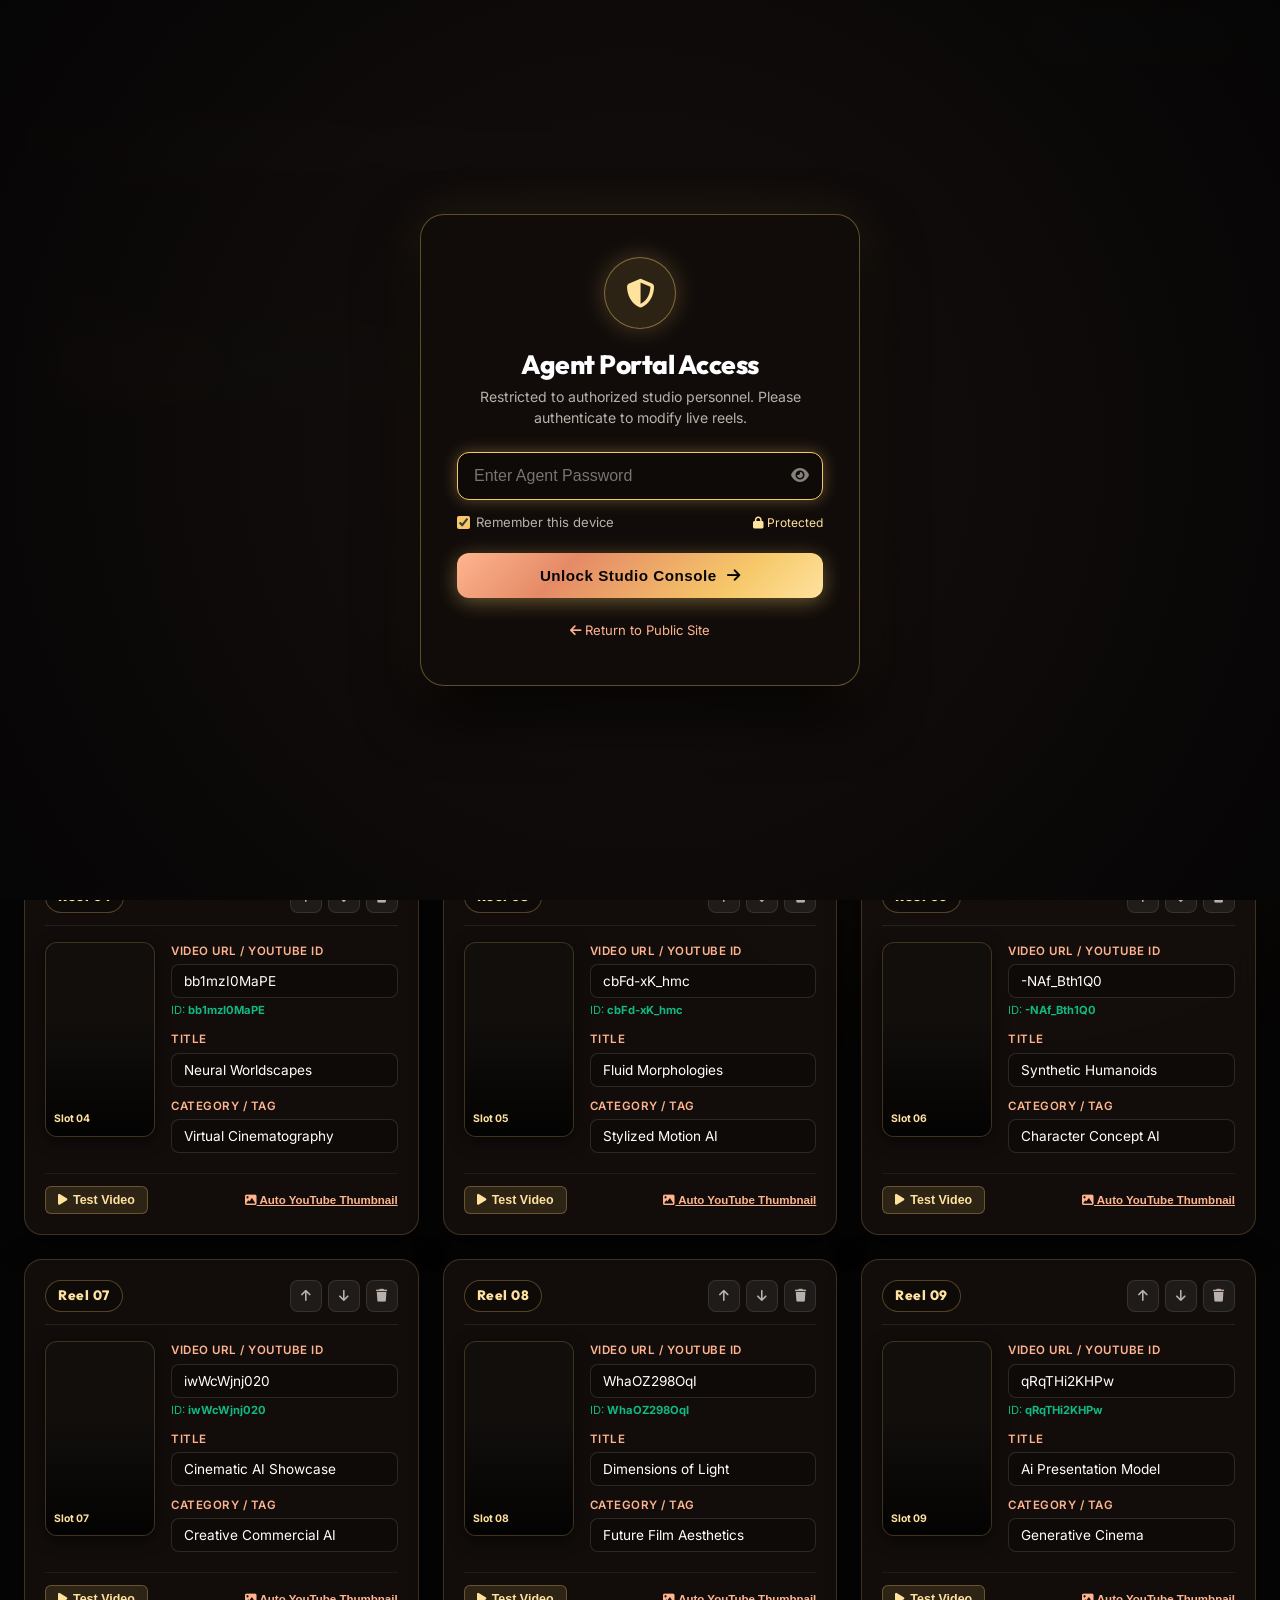
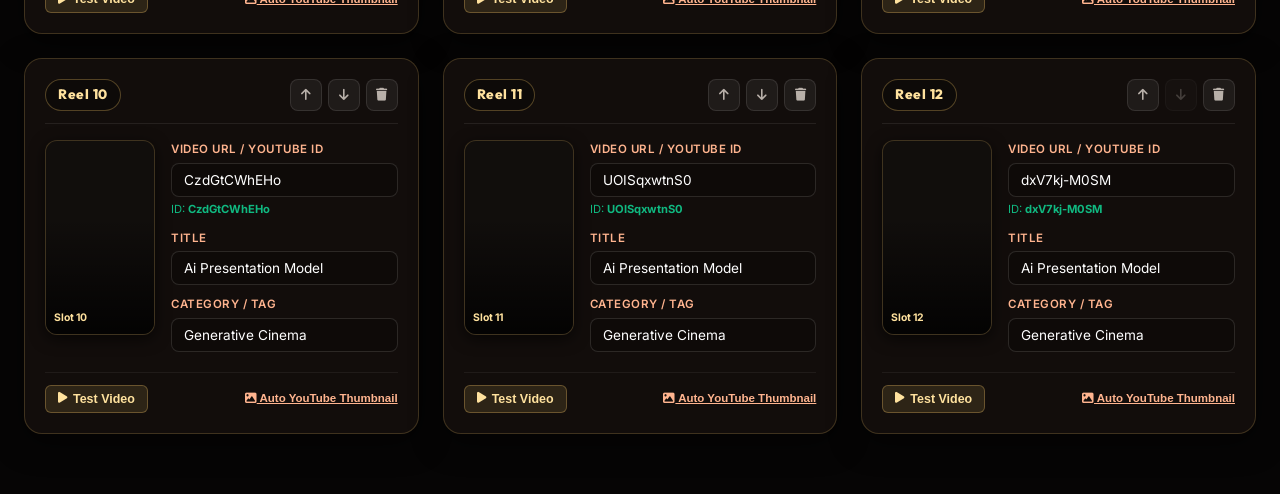
<file: agent.html>
<!DOCTYPE html>
<html lang="en">

<head>
    <meta charset="UTF-8">
    <meta name="viewport" content="width=device-width, initial-scale=1.0">
    <meta name="description"
        content="ORBX MEDIA Agent Portal - Manage, change, and add videos to the AI Video Production Reels section.">
    <title>Agent Studio • Reels Management | ORBX MEDIA</title>
    <link rel="icon" type="image/png" href="orbx-logo.png">

    <!-- Google Fonts -->
    <link rel="preconnect" href="https://fonts.googleapis.com">
    <link rel="preconnect" href="https://fonts.gstatic.com" crossorigin>
    <link
        href="https://fonts.googleapis.com/css2?family=Outfit:wght@300;400;500;600;700;800&family=Inter:wght@300;400;500;600;700&display=swap"
        rel="stylesheet">

    <!-- Font Awesome -->
    <link rel="stylesheet" href="https://cdnjs.cloudflare.com/ajax/libs/font-awesome/6.4.0/css/all.min.css">
    <link rel="stylesheet" href="style.css?v=3.3">

    <style>
        /* =========================================
           AGENT PORTAL STYLES (ORBX OBSIDIAN & GOLD)
           ========================================= */
        body.agent-body {
            background-color: #060505;
            color: #ffffff;
            font-family: var(--font-body);
            min-height: 100vh;
            display: flex;
            flex-direction: column;
            overflow-x: hidden;
            position: relative;
        }

        .agent-container {
            width: 100%;
            max-width: 1380px;
            margin: 0 auto;
            padding: 0 24px;
        }

        /* Top Bar / Navigation */
        .agent-nav {
            position: sticky;
            top: 0;
            z-index: 100;
            background: rgba(10, 8, 7, 0.85);
            backdrop-filter: blur(16px);
            -webkit-backdrop-filter: blur(16px);
            border-bottom: 1px solid rgba(246, 200, 105, 0.15);
            padding: 14px 0;
        }

        .agent-nav-content {
            display: flex;
            justify-content: space-between;
            align-items: center;
        }

        .agent-brand {
            display: flex;
            align-items: center;
            gap: 14px;
            text-decoration: none;
        }

        .agent-brand img {
            width: 40px;
            height: 40px;
            object-fit: contain;
        }

        .agent-portal-badge {
            background: linear-gradient(135deg, rgba(246, 200, 105, 0.2) 0%, rgba(229, 138, 103, 0.2) 100%);
            border: 1px solid rgba(246, 200, 105, 0.4);
            color: var(--gold-light);
            font-size: 0.72rem;
            font-weight: 700;
            letter-spacing: 1.5px;
            text-transform: uppercase;
            padding: 4px 10px;
            border-radius: 20px;
            display: inline-flex;
            align-items: center;
            gap: 6px;
        }

        .agent-portal-badge .status-dot {
            width: 6px;
            height: 6px;
            border-radius: 50%;
            background: #10b981;
            box-shadow: 0 0 8px #10b981;
            animation: livePulse 1.8s infinite;
        }

        .agent-nav-actions {
            display: flex;
            align-items: center;
            gap: 12px;
        }

        .btn-agent-nav {
            padding: 8px 16px;
            font-size: 0.85rem;
            border-radius: 8px;
            display: inline-flex;
            align-items: center;
            gap: 8px;
            font-weight: 600;
            text-decoration: none;
            transition: all var(--transition-normal);
        }

        /* Hero / Header Panel */
        .agent-header-panel {
            padding: 45px 0 25px;
        }

        .agent-title-row {
            display: flex;
            justify-content: space-between;
            align-items: flex-end;
            flex-wrap: wrap;
            gap: 20px;
            margin-bottom: 25px;
        }

        .agent-header-titles h1 {
            font-family: var(--font-heading);
            font-size: 2.2rem;
            font-weight: 800;
            color: #ffffff;
            margin-bottom: 8px;
            letter-spacing: -0.5px;
        }

        .agent-header-titles p {
            color: var(--text-secondary);
            font-size: 0.95rem;
            max-width: 680px;
            line-height: 1.5;
        }

        /* Stats & Controls Bar */
        .agent-action-bar {
            background: rgba(22, 16, 14, 0.75);
            border: 1px solid rgba(246, 200, 105, 0.2);
            border-radius: 16px;
            padding: 16px 20px;
            display: flex;
            justify-content: space-between;
            align-items: center;
            flex-wrap: wrap;
            gap: 16px;
            backdrop-filter: blur(12px);
            margin-bottom: 35px;
            box-shadow: 0 10px 30px rgba(0, 0, 0, 0.4);
        }

        .agent-stats {
            display: flex;
            align-items: center;
            gap: 24px;
        }

        .stat-item {
            display: flex;
            flex-direction: column;
            gap: 2px;
        }

        .stat-label {
            font-size: 0.72rem;
            font-weight: 600;
            color: var(--copper-light);
            text-transform: uppercase;
            letter-spacing: 0.8px;
        }

        .stat-value {
            font-family: var(--font-heading);
            font-size: 1.25rem;
            font-weight: 800;
            color: #ffffff;
        }

        .agent-main-buttons {
            display: flex;
            align-items: center;
            gap: 10px;
            flex-wrap: wrap;
        }

        .btn-add-reel {
            background: var(--metallic-gradient);
            color: #070504;
            font-weight: 700;
            padding: 10px 20px;
            border-radius: 10px;
            border: none;
            cursor: pointer;
            display: inline-flex;
            align-items: center;
            gap: 8px;
            transition: all var(--transition-normal);
            box-shadow: 0 4px 20px rgba(246, 200, 105, 0.35);
        }

        .btn-add-reel:hover {
            transform: translateY(-2px);
            box-shadow: 0 8px 25px rgba(246, 200, 105, 0.5);
        }

        .btn-save-sync {
            background: #10b981;
            color: #ffffff;
            font-weight: 700;
            padding: 10px 20px;
            border-radius: 10px;
            border: none;
            cursor: pointer;
            display: inline-flex;
            align-items: center;
            gap: 8px;
            transition: all var(--transition-normal);
            box-shadow: 0 4px 20px rgba(16, 185, 129, 0.3);
        }

        .btn-save-sync:hover {
            background: #059669;
            transform: translateY(-2px);
            box-shadow: 0 8px 25px rgba(16, 185, 129, 0.5);
        }

        .btn-secondary-agent {
            background: rgba(35, 24, 20, 0.8);
            border: 1px solid rgba(246, 200, 105, 0.25);
            color: var(--gold-light);
            font-weight: 600;
            padding: 10px 16px;
            border-radius: 10px;
            cursor: pointer;
            display: inline-flex;
            align-items: center;
            gap: 8px;
            transition: all var(--transition-normal);
        }

        .btn-secondary-agent:hover {
            background: rgba(50, 34, 28, 0.9);
            border-color: rgba(246, 200, 105, 0.5);
            color: #ffffff;
        }

        /* Reel Cards Grid */
        .reels-editor-grid {
            display: grid;
            grid-template-columns: repeat(auto-fill, minmax(360px, 1fr));
            gap: 24px;
            margin-bottom: 60px;
        }

        .reel-edit-card {
            background: rgba(22, 16, 14, 0.85);
            border: 1px solid rgba(246, 200, 105, 0.2);
            border-radius: 18px;
            padding: 20px;
            display: flex;
            flex-direction: column;
            gap: 16px;
            backdrop-filter: blur(12px);
            transition: all var(--transition-normal);
            box-shadow: 0 8px 30px rgba(0, 0, 0, 0.5);
            position: relative;
        }

        .reel-edit-card:hover {
            border-color: rgba(246, 200, 105, 0.45);
            transform: translateY(-4px);
            box-shadow: 0 14px 40px rgba(0, 0, 0, 0.7);
        }

        .reel-card-header {
            display: flex;
            justify-content: space-between;
            align-items: center;
            border-bottom: 1px solid rgba(255, 255, 255, 0.08);
            padding-bottom: 12px;
        }

        .reel-slot-badge {
            font-family: var(--font-heading);
            font-size: 0.85rem;
            font-weight: 800;
            color: var(--gold-light);
            background: rgba(14, 10, 8, 0.9);
            border: 1px solid rgba(246, 200, 105, 0.3);
            padding: 4px 12px;
            border-radius: 30px;
            letter-spacing: 0.5px;
        }

        .reel-card-controls {
            display: flex;
            align-items: center;
            gap: 6px;
        }

        .btn-icon-sm {
            width: 32px;
            height: 32px;
            border-radius: 8px;
            background: rgba(255, 255, 255, 0.06);
            border: 1px solid rgba(255, 255, 255, 0.1);
            color: #b8b0a9;
            display: flex;
            align-items: center;
            justify-content: center;
            font-size: 0.8rem;
            cursor: pointer;
            transition: all var(--transition-fast);
        }

        .btn-icon-sm:hover {
            background: rgba(246, 200, 105, 0.2);
            color: var(--gold-light);
            border-color: rgba(246, 200, 105, 0.4);
        }

        .btn-icon-sm.btn-danger:hover {
            background: rgba(239, 68, 68, 0.2);
            color: #ef4444;
            border-color: rgba(239, 68, 68, 0.5);
        }

        /* Card Preview Area */
        .reel-preview-container {
            display: flex;
            gap: 16px;
        }

        .reel-preview-box {
            width: 110px;
            height: 195px;
            border-radius: 12px;
            overflow: hidden;
            position: relative;
            background: #110e0c;
            border: 1px solid rgba(246, 200, 105, 0.2);
            flex-shrink: 0;
            box-shadow: 0 4px 15px rgba(0, 0, 0, 0.6);
        }

        .reel-preview-poster {
            width: 100%;
            height: 100%;
            background-size: cover;
            background-position: center;
            display: block;
            transition: transform 0.4s ease;
        }

        .reel-preview-box:hover .reel-preview-poster {
            transform: scale(1.05);
        }

        .reel-preview-overlay {
            position: absolute;
            inset: 0;
            background: linear-gradient(180deg, transparent 40%, rgba(0, 0, 0, 0.8) 100%);
            display: flex;
            flex-direction: column;
            justify-content: flex-end;
            padding: 8px;
            pointer-events: none;
        }

        .reel-preview-badge {
            font-size: 0.65rem;
            color: var(--gold-light);
            font-weight: 700;
        }

        /* Card Form Inputs */
        .reel-form-fields {
            flex-grow: 1;
            display: flex;
            flex-direction: column;
            gap: 10px;
        }

        .input-group {
            display: flex;
            flex-direction: column;
            gap: 4px;
        }

        .input-group label {
            font-size: 0.72rem;
            font-weight: 600;
            color: var(--copper-light);
            text-transform: uppercase;
            letter-spacing: 0.5px;
        }

        .agent-input {
            width: 100%;
            background: rgba(14, 10, 8, 0.8);
            border: 1px solid rgba(255, 255, 255, 0.12);
            border-radius: 8px;
            padding: 8px 12px;
            color: #ffffff;
            font-size: 0.85rem;
            font-family: inherit;
            outline: none;
            transition: all var(--transition-fast);
        }

        .agent-input:focus {
            border-color: var(--gold-primary);
            box-shadow: 0 0 10px rgba(246, 200, 105, 0.25);
            background: rgba(18, 12, 10, 0.95);
        }

        .agent-input-help {
            font-size: 0.7rem;
            color: #88807a;
        }

        .agent-input-help.success {
            color: #10b981;
        }

        .reel-card-footer {
            display: flex;
            justify-content: space-between;
            align-items: center;
            border-top: 1px solid rgba(255, 255, 255, 0.06);
            padding-top: 12px;
            margin-top: 4px;
        }

        .btn-test-reel {
            background: rgba(246, 200, 105, 0.12);
            border: 1px solid rgba(246, 200, 105, 0.3);
            color: var(--gold-light);
            font-size: 0.78rem;
            font-weight: 600;
            padding: 6px 12px;
            border-radius: 6px;
            cursor: pointer;
            display: inline-flex;
            align-items: center;
            gap: 6px;
            transition: all var(--transition-fast);
        }

        .btn-test-reel:hover {
            background: rgba(246, 200, 105, 0.25);
            color: #ffffff;
        }

        .btn-fetch-thumb {
            background: transparent;
            border: none;
            color: var(--copper-light);
            font-size: 0.72rem;
            font-weight: 600;
            cursor: pointer;
            text-decoration: underline;
            padding: 4px 0;
        }

        .btn-fetch-thumb:hover {
            color: var(--gold-light);
        }

        /* Preset Drawer / Library Modal */
        .agent-modal {
            position: fixed;
            inset: 0;
            background: rgba(0, 0, 0, 0.85);
            backdrop-filter: blur(12px);
            z-index: 1000;
            display: none;
            align-items: center;
            justify-content: center;
            padding: 20px;
        }

        .agent-modal.active {
            display: flex;
        }

        .agent-modal-card {
            background: #0d0a09;
            border: 1px solid rgba(246, 200, 105, 0.3);
            border-radius: 20px;
            width: 100%;
            max-width: 760px;
            max-height: 90vh;
            overflow-y: auto;
            box-shadow: 0 20px 60px rgba(0, 0, 0, 0.8);
            padding: 28px;
            display: flex;
            flex-direction: column;
            gap: 20px;
            position: relative;
        }

        .modal-header {
            display: flex;
            justify-content: space-between;
            align-items: center;
            border-bottom: 1px solid rgba(255, 255, 255, 0.1);
            padding-bottom: 16px;
        }

        .modal-header h3 {
            font-family: var(--font-heading);
            font-size: 1.4rem;
            color: #ffffff;
        }

        .modal-close {
            background: transparent;
            border: none;
            color: #88807a;
            font-size: 1.2rem;
            cursor: pointer;
            transition: color var(--transition-fast);
        }

        .modal-close:hover {
            color: #ffffff;
        }

        /* Presets Grid */
        .presets-list {
            display: grid;
            grid-template-columns: repeat(auto-fill, minmax(210px, 1fr));
            gap: 16px;
        }

        .preset-item {
            background: rgba(22, 16, 14, 0.9);
            border: 1px solid rgba(246, 200, 105, 0.2);
            border-radius: 12px;
            padding: 12px;
            cursor: pointer;
            transition: all var(--transition-normal);
            display: flex;
            flex-direction: column;
            gap: 8px;
        }

        .preset-item:hover {
            border-color: var(--gold-primary);
            transform: translateY(-2px);
            background: rgba(30, 22, 18, 0.95);
        }

        .preset-thumb {
            width: 100%;
            height: 140px;
            border-radius: 8px;
            background-size: cover;
            background-position: center;
        }

        .preset-title {
            font-size: 0.85rem;
            font-weight: 700;
            color: #ffffff;
        }

        .preset-category {
            font-size: 0.72rem;
            color: var(--copper-light);
            text-transform: uppercase;
        }

        /* Preview Modal (9:16 Video Player) */
        .video-test-container {
            width: 100%;
            max-width: 360px;
            aspect-ratio: 9 / 16;
            margin: 0 auto;
            border-radius: 16px;
            overflow: hidden;
            background: #000;
            border: 1px solid rgba(246, 200, 105, 0.3);
            box-shadow: 0 10px 40px rgba(0, 0, 0, 0.8);
        }

        .video-test-container iframe {
            width: 100%;
            height: 100%;
            border: none;
        }

        /* Toast Notifications */
        .agent-toast {
            position: fixed;
            bottom: 30px;
            right: 30px;
            background: rgba(14, 10, 8, 0.95);
            border: 1px solid #10b981;
            box-shadow: 0 10px 30px rgba(16, 185, 129, 0.3);
            color: #ffffff;
            padding: 16px 22px;
            border-radius: 12px;
            display: flex;
            align-items: center;
            gap: 12px;
            font-size: 0.9rem;
            z-index: 2000;
            opacity: 0;
            pointer-events: none;
            transform: translateY(20px);
            transition: all 0.3s cubic-bezier(0.16, 1, 0.3, 1);
        }

        .agent-toast.active {
            opacity: 1;
            pointer-events: auto;
            transform: translateY(0);
        }

        .agent-toast i {
            color: #10b981;
            font-size: 1.2rem;
        }

        .toast-action-btn {
            background: rgba(16, 185, 129, 0.2);
            border: 1px solid rgba(16, 185, 129, 0.4);
            color: #a7f3d0;
            padding: 4px 10px;
            border-radius: 6px;
            text-decoration: none;
            font-size: 0.8rem;
            font-weight: 600;
            margin-left: 8px;
        }

        .toast-action-btn:hover {
            background: rgba(16, 185, 129, 0.4);
            color: #ffffff;
        }

        /* Code Export Area */
        .code-box {
            background: #040303;
            border: 1px solid rgba(255, 255, 255, 0.1);
            border-radius: 10px;
            padding: 14px;
            font-family: 'Courier New', monospace;
            font-size: 0.8rem;
            color: #e2e8f0;
            max-height: 280px;
            overflow-y: auto;
            white-space: pre-wrap;
            word-break: break-all;
        }

        @media (max-width: 768px) {
            .agent-title-row {
                flex-direction: column;
                align-items: flex-start;
            }

            .reels-editor-grid {
                grid-template-columns: 1fr;
            }

            .agent-action-bar {
                flex-direction: column;
                align-items: flex-start;
            }

            .agent-main-buttons {
                width: 100%;
                justify-content: stretch;
            }

            .agent-main-buttons button,
            .agent-main-buttons a {
                flex: 1 1 auto;
                justify-content: center;
            }
        }

        /* =========================================
           SECURITY LOCK GATE (PASSWORD PROTECTION)
           ========================================= */
        .agent-auth-gate {
            position: fixed;
            inset: 0;
            z-index: 9999;
            background: radial-gradient(circle at center, rgba(22, 16, 14, 0.98) 0%, rgba(6, 5, 5, 0.99) 100%);
            display: flex;
            align-items: center;
            justify-content: center;
            padding: 24px;
            backdrop-filter: blur(25px);
            -webkit-backdrop-filter: blur(25px);
            transition: opacity 0.4s cubic-bezier(0.16, 1, 0.3, 1), visibility 0.4s ease;
        }

        .agent-auth-gate.unlocked {
            opacity: 0;
            visibility: hidden;
            pointer-events: none;
        }

        .auth-card {
            background: rgba(18, 13, 11, 0.94);
            border: 1.5px solid rgba(246, 200, 105, 0.35);
            border-radius: 24px;
            padding: 42px 36px;
            max-width: 440px;
            width: 100%;
            box-shadow: 0 25px 60px rgba(0, 0, 0, 0.9), 0 0 50px rgba(246, 200, 105, 0.12);
            backdrop-filter: blur(20px);
            -webkit-backdrop-filter: blur(20px);
            text-align: center;
            position: relative;
            transform: scale(1);
            transition: all 0.3s ease;
        }

        .auth-lock-icon {
            width: 72px;
            height: 72px;
            margin: 0 auto 20px;
            border-radius: 50%;
            background: rgba(246, 200, 105, 0.12);
            border: 1.5px solid rgba(246, 200, 105, 0.45);
            display: flex;
            align-items: center;
            justify-content: center;
            color: var(--gold-light);
            font-size: 1.8rem;
            box-shadow: 0 0 25px rgba(246, 200, 105, 0.25);
            transition: all 0.3s ease;
        }

        .auth-card.auth-success .auth-lock-icon {
            background: rgba(16, 185, 129, 0.2);
            border-color: #10b981;
            color: #10b981;
            box-shadow: 0 0 30px rgba(16, 185, 129, 0.4);
        }

        .auth-title {
            font-family: var(--font-heading);
            font-size: 1.65rem;
            font-weight: 800;
            color: #ffffff;
            margin-bottom: 6px;
            letter-spacing: -0.5px;
        }

        .auth-subtitle {
            font-size: 0.88rem;
            color: var(--text-secondary);
            margin-bottom: 24px;
            line-height: 1.45;
        }

        .auth-input-wrapper {
            position: relative;
            margin-bottom: 12px;
        }

        .auth-password-input {
            width: 100%;
            background: rgba(10, 8, 7, 0.95);
            border: 1.5px solid rgba(255, 255, 255, 0.18);
            border-radius: 12px;
            padding: 14px 44px 14px 16px;
            color: #ffffff;
            font-size: 1rem;
            outline: none;
            transition: all var(--transition-fast);
        }

        .auth-password-input:focus {
            border-color: var(--gold-primary);
            box-shadow: 0 0 15px rgba(246, 200, 105, 0.35);
            background: #0d0a08;
        }

        .auth-toggle-pwd {
            position: absolute;
            right: 14px;
            top: 50%;
            transform: translateY(-50%);
            background: transparent;
            border: none;
            color: #88807a;
            font-size: 1rem;
            cursor: pointer;
            transition: color 0.2s;
        }

        .auth-toggle-pwd:hover {
            color: var(--gold-light);
        }

        .auth-options {
            display: flex;
            justify-content: space-between;
            align-items: center;
            margin-bottom: 20px;
            font-size: 0.82rem;
            color: #b8b0a9;
        }

        .auth-remember-label {
            display: flex;
            align-items: center;
            gap: 6px;
            cursor: pointer;
        }

        .auth-remember-label input {
            accent-color: var(--gold-primary);
            cursor: pointer;
        }

        .auth-error-msg {
            color: #f87171;
            font-size: 0.84rem;
            font-weight: 600;
            min-height: 20px;
            margin-bottom: 14px;
            display: none;
            align-items: center;
            justify-content: center;
            gap: 6px;
            background: rgba(239, 68, 68, 0.12);
            border: 1px solid rgba(239, 68, 68, 0.3);
            padding: 8px 12px;
            border-radius: 8px;
        }

        .auth-error-msg.active {
            display: flex;
            animation: authShake 0.4s ease;
        }

        @keyframes authShake {
            0%, 100% { transform: translateX(0); }
            20%, 60% { transform: translateX(-8px); }
            40%, 80% { transform: translateX(8px); }
        }

        .btn-auth-submit {
            width: 100%;
            background: var(--metallic-gradient);
            color: #070504;
            font-weight: 800;
            font-size: 0.95rem;
            padding: 14px 20px;
            border-radius: 12px;
            border: none;
            cursor: pointer;
            display: flex;
            align-items: center;
            justify-content: center;
            gap: 10px;
            transition: all var(--transition-normal);
            box-shadow: 0 4px 20px rgba(246, 200, 105, 0.4);
            letter-spacing: 0.5px;
        }

        .btn-auth-submit:hover {
            transform: translateY(-2px);
            box-shadow: 0 8px 30px rgba(246, 200, 105, 0.6);
        }

        .auth-footer-link {
            margin-top: 22px;
            display: inline-block;
            font-size: 0.82rem;
            color: var(--copper-light);
            text-decoration: none;
            transition: color 0.2s;
        }

        .auth-footer-link:hover {
            color: #ffffff;
            text-decoration: underline;
        }
    </style>
</head>

<body class="agent-body">
    <!-- Glow Effects -->
    <div class="glow glow-1"></div>
    <div class="glow glow-2"></div>

    <!-- SECURITY AUTHENTICATION GATE (RESTRICTED ACCESS) -->
    <div class="agent-auth-gate" id="agentAuthGate">
        <div class="auth-card" id="authCard">
            <div class="auth-lock-icon" id="authLockIcon">
                <i class="fas fa-shield-halved"></i>
            </div>
            <h2 class="auth-title">Agent Portal Access</h2>
            <p class="auth-subtitle">Restricted to authorized studio personnel. Please authenticate to modify live reels.</p>
            
            <form onsubmit="handleAuthSubmit(event)">
                <div class="auth-input-wrapper">
                    <input type="password" id="agentPasswordInput" class="auth-password-input" placeholder="Enter Agent Password" autocomplete="current-password" required>
                    <button type="button" class="auth-toggle-pwd" onclick="togglePasswordVisibility()" title="Toggle visibility" aria-label="Toggle password visibility">
                        <i class="fas fa-eye" id="pwdToggleIcon"></i>
                    </button>
                </div>

                <div class="auth-error-msg" id="authErrorMsg">
                    <i class="fas fa-circle-exclamation"></i>
                    <span>Incorrect password. Access denied.</span>
                </div>

                <div class="auth-options">
                    <label class="auth-remember-label">
                        <input type="checkbox" id="rememberMeCheck" checked>
                        <span>Remember this device</span>
                    </label>
                    <span style="color: var(--gold-light); font-size: 0.75rem;"><i class="fas fa-lock"></i> Protected</span>
                </div>

                <button type="submit" class="btn-auth-submit">
                    <span>Unlock Studio Console</span>
                    <i class="fas fa-arrow-right"></i>
                </button>
            </form>

            <a href="index.html" class="auth-footer-link">
                <i class="fas fa-arrow-left"></i> Return to Public Site
            </a>
        </div>
    </div>

    <!-- Navigation Bar -->
    <nav class="agent-nav">
        <div class="agent-container agent-nav-content">
            <a href="index.html" class="agent-brand">
                <img src="orbx-logo.png" alt="ORBX MEDIA Logo">
                <div>
                    <span class="logo-text" style="font-weight: 800; font-family: var(--font-heading);">ORBX <span
                            class="logo-accent">MEDIA</span></span>
                    <span class="agent-portal-badge" style="margin-left: 8px;">
                        <span class="status-dot"></span> Agent Console
                    </span>
                </div>
            </a>
            <div class="agent-nav-actions">
                <a href="ai-video-production.html" class="btn-agent-nav btn-secondary-agent">
                    <i class="fas fa-film"></i>
                    <span>AI Reels Page</span>
                </a>
                <a href="index.html" class="btn-agent-nav btn-secondary-agent">
                    <i class="fas fa-external-link-alt"></i>
                    <span>Main Site</span>
                </a>
                <button type="button" class="btn-agent-nav btn-secondary-agent" onclick="handleSaveAndSync()" title="Save changes in this browser">
                    <i class="fas fa-save"></i>
                    <span>Save Locally</span>
                </button>
                <button type="button" class="btn-save-sync" onclick="openLiveSyncModal()" style="background: linear-gradient(135deg, #10b981 0%, #059669 100%);">
                    <i class="fas fa-globe"></i>
                    <span>Publish Live (All Devices)</span>
                </button>
                <button type="button" class="btn-agent-nav btn-secondary-agent" id="agentLockBtn" onclick="agentLogout()" title="Lock Agent Console" style="display: none; color: #f87171;">
                    <i class="fas fa-lock"></i>
                    <span>Lock</span>
                </button>
            </div>
        </div>
    </nav>

    <!-- Main Container -->
    <main class="agent-container">
        <!-- Header Panel -->
        <section class="agent-header-panel">
            <div class="agent-title-row">
                <div class="agent-header-titles">
                    <h1>Reels Content <span class="gradient-text">Studio & Agent Portal</span></h1>
                    <p>
                        Easily change existing videos or add new vertical videos to the AI Reels section.
                        Use <strong>"Publish Live (All Devices)"</strong> to automatically deploy changes across all phones, laptops, and visitors worldwide.
                    </p>
                </div>
            </div>

            <!-- Action & Stats Bar -->
            <div class="agent-action-bar">
                <div class="agent-stats">
                    <div class="stat-item">
                        <span class="stat-label">Active Showcase Reels</span>
                        <span class="stat-value" id="reelsCountDisplay">6 Reels</span>
                    </div>
                    <div class="stat-item">
                        <span class="stat-label">Playback Engine</span>
                        <span class="stat-value" style="color: #10b981; font-size: 0.95rem;">
                            <i class="fas fa-bolt"></i> 0.5x Ambient Sync
                        </span>
                    </div>
                    <div class="stat-item">
                        <span class="stat-label">Live Deployment</span>
                        <span class="stat-value" style="color: var(--gold-light); font-size: 0.95rem;">
                            <i class="fab fa-github"></i> GitHub Pages Auto-Sync
                        </span>
                    </div>
                </div>

                <div class="agent-main-buttons">
                    <button type="button" class="btn-add-reel" onclick="openAddReelModal()">
                        <i class="fas fa-plus"></i>
                        <span>Add Reel Video</span>
                    </button>
                    <button type="button" class="btn-save-sync" onclick="openLiveSyncModal()" style="background: linear-gradient(135deg, #10b981 0%, #059669 100%);">
                        <i class="fas fa-globe"></i>
                        <span>Publish to All Devices</span>
                    </button>
                    <button type="button" class="btn-secondary-agent" onclick="openPresetsModal()">
                        <i class="fas fa-sparkles"></i>
                        <span>Video Presets</span>
                    </button>
                    <button type="button" class="btn-secondary-agent" onclick="openExportModal()">
                        <i class="fas fa-code"></i>
                        <span>Export Code / JSON</span>
                    </button>
                    <button type="button" class="btn-secondary-agent" onclick="handleResetDefaults()"
                        style="color: #f87171;" title="Reset back to factory defaults">
                        <i class="fas fa-rotate-left"></i>
                        <span>Reset</span>
                    </button>
                </div>
            </div>
        </section>

        <!-- Reel Cards Editor Grid -->
        <section>
            <div class="reels-editor-grid" id="reelsEditorGrid">
                <!-- Injected via JavaScript from getActiveReels() -->
            </div>
        </section>
    </main>

    <!-- ADD REEL VIDEO MODAL -->
    <div class="agent-modal" id="addReelModal">
        <div class="agent-modal-card">
            <div class="modal-header">
                <h3><i class="fas fa-plus-circle" style="color: var(--gold-primary);"></i> Add Video to Reels Section
                </h3>
                <button type="button" class="modal-close" onclick="closeModal('addReelModal')">&times;</button>
            </div>
            <div style="display: flex; flex-direction: column; gap: 14px;">
                <div class="input-group">
                    <label>YouTube Video URL or Video ID</label>
                    <input type="text" id="newReelVideoInput" class="agent-input"
                        placeholder="Paste YouTube Shorts URL (e.g. https://youtube.com/shorts/... or 11-char ID)"
                        oninput="validateNewVideoInput()">
                    <span class="agent-input-help" id="newVideoInputHelp">Accepts full YouTube shorts links, standard
                        watch URLs, youtu.be, or raw 11-character video IDs.</span>
                </div>
                <div class="input-group">
                    <label>Reel Title</label>
                    <input type="text" id="newReelTitleInput" class="agent-input"
                        placeholder="e.g. Cybernetic Realism AI">
                </div>
                <div class="input-group">
                    <label>Category / Niche Tag</label>
                    <input type="text" id="newReelCategoryInput" class="agent-input"
                        placeholder="e.g. Generative Cinema">
                </div>
                <div class="input-group">
                    <label>Poster Image URL (Optional)</label>
                    <input type="text" id="newReelPosterInput" class="agent-input"
                        placeholder="Auto-generated if left blank">
                </div>
            </div>
            <div style="display: flex; justify-content: flex-end; gap: 10px; margin-top: 10px;">
                <button type="button" class="btn-secondary-agent" onclick="closeModal('addReelModal')">Cancel</button>
                <button type="button" class="btn-add-reel" onclick="confirmAddNewReel()">
                    <i class="fas fa-check"></i> Add to Reels
                </button>
            </div>
        </div>
    </div>

    <!-- PRESETS MODAL -->
    <div class="agent-modal" id="presetsModal">
        <div class="agent-modal-card">
            <div class="modal-header">
                <h3><i class="fas fa-sparkles" style="color: var(--gold-primary);"></i> Curated AI Reel Video Presets
                </h3>
                <button type="button" class="modal-close" onclick="closeModal('presetsModal')">&times;</button>
            </div>
            <p style="font-size: 0.88rem; color: var(--text-secondary);">
                Click on any preset below to instantly add it to your reels section.
            </p>
            <div class="presets-list" id="presetsContainer">
                <!-- Rendered dynamically -->
            </div>
        </div>
    </div>

    <!-- VIDEO TEST PLAY MODAL -->
    <div class="agent-modal" id="videoTestModal">
        <div class="agent-modal-card" style="max-width: 440px; text-align: center;">
            <div class="modal-header">
                <h3 id="testModalTitle">Test Play Reel</h3>
                <button type="button" class="modal-close" onclick="closeVideoTestModal()">&times;</button>
            </div>
            <div class="video-test-container">
                <iframe id="testIframe" src=""
                    allow="accelerometer; autoplay; clipboard-write; encrypted-media; gyroscope; picture-in-picture"
                    allowfullscreen></iframe>
            </div>
            <p style="font-size: 0.8rem; color: var(--text-secondary); margin-top: 6px;">
                9:16 Portrait preview with live audio. Notice how the video box is completely unobstructed without the
                full screen button!
            </p>
            <button type="button" class="btn-secondary-agent" onclick="closeVideoTestModal()"
                style="align-self: center;">
                Close Preview
            </button>
        </div>
    </div>

    <!-- EXPORT CODE / JSON MODAL -->
    <div class="agent-modal" id="exportModal">
        <div class="agent-modal-card">
            <div class="modal-header">
                <h3><i class="fas fa-code" style="color: var(--gold-primary);"></i> Export Reels Configuration</h3>
                <button type="button" class="modal-close" onclick="closeModal('exportModal')">&times;</button>
            </div>
            <p style="font-size: 0.88rem; color: var(--text-secondary);">
                Changes are already active in your browser through Live Storage Sync. If you wish to bake these changes
                permanently into your codebase, copy the JSON or HTML snippet below:
            </p>
            <div>
                <div style="display: flex; justify-content: space-between; align-items: center; margin-bottom: 6px;">
                    <span style="font-size: 0.8rem; font-weight: 700; color: var(--gold-light);">JSON
                        Configuration</span>
                    <button type="button" class="btn-icon-sm" onclick="copyCode('exportJsonBox')"
                        title="Copy to Clipboard">
                        <i class="fas fa-copy"></i>
                    </button>
                </div>
                <pre class="code-box" id="exportJsonBox"></pre>
            </div>
            <div style="display: flex; justify-content: flex-end; gap: 10px;">
                <button type="button" class="btn-secondary-agent" onclick="closeModal('exportModal')">Close</button>
            </div>
        </div>
    </div>

    <!-- LIVE SYNC TO ALL DEVICES MODAL -->
    <div class="agent-modal" id="liveSyncModal">
        <div class="agent-modal-card" style="max-width: 680px;">
            <div class="modal-header">
                <h3><i class="fas fa-globe" style="color: #10b981;"></i> Publish Live to All Devices</h3>
                <button type="button" class="modal-close" onclick="closeModal('liveSyncModal')">&times;</button>
            </div>
            
            <p style="font-size: 0.88rem; color: var(--text-secondary); line-height: 1.5;">
                Because ORBX MEDIA is hosted as a static website on GitHub Pages (<strong style="color:#ffffff;">orbxmedia.in</strong>), 
                saving locally only updates your current device. Use <strong>Method 1</strong> to automatically bake changes into the <strong>HTML files, JavaScript data, and CSS versioning</strong> across <strong>all phones, laptops, and visitors worldwide</strong>:
            </p>

            <!-- Option 1: 1-Click Multi-File Auto-Publish -->
            <div style="background: rgba(22, 16, 14, 0.95); border: 1.5px solid rgba(16, 185, 129, 0.45); border-radius: 14px; padding: 18px; display: flex; flex-direction: column; gap: 10px;">
                <div style="display: flex; justify-content: space-between; align-items: center;">
                    <strong style="color: #a7f3d0; font-size: 0.95rem;"><i class="fab fa-github"></i> Method 1: Automatic Multi-File Publish (Recommended)</strong>
                    <span style="font-size: 0.7rem; background: rgba(16, 185, 129, 0.2); color: #10b981; padding: 2px 8px; border-radius: 12px; font-weight: 700;">Live Sync Ready</span>
                </div>
                <p style="font-size: 0.8rem; color: #b8b0a9; margin: 0; line-height: 1.4;">
                    One click updates <strong>index.html</strong>, <strong>ai-video-production.html</strong>, and <strong>reels-data.js</strong> directly on GitHub with fresh CSS & script cache busters, and triggers a live deployment so every device worldwide sees your changes immediately.
                </p>
                <div class="input-group">
                    <label style="font-size: 0.72rem; color: var(--copper-light);">GitHub Personal Access Token (Authenticated)</label>
                    <input type="password" id="githubTokenInput" class="agent-input" placeholder="ghp_xxxxxxxxxxxxxxxxxxxxxxxxxxxxxx">
                </div>
                <div style="display: flex; justify-content: space-between; align-items: center; flex-wrap: wrap; gap: 10px;">
                    <span style="font-size: 0.76rem; color: #10b981;">
                        <i class="fas fa-check-circle"></i> Authenticated Agent Token Ready
                    </span>
                    <button type="button" class="btn-save-sync" onclick="publishToGitHub()" style="padding: 10px 18px; font-size: 0.88rem;">
                        <i class="fas fa-rocket"></i> Publish Live Across All Devices
                    </button>
                </div>
                <div id="githubPublishStatus" style="display: none; font-size: 0.82rem; margin-top: 6px;"></div>
            </div>

            <!-- Option 2: 1-Click File Downloads & Git Command -->
            <div style="background: rgba(22, 16, 14, 0.95); border: 1px solid rgba(246, 200, 105, 0.25); border-radius: 14px; padding: 18px; display: flex; flex-direction: column; gap: 10px;">
                <strong style="color: var(--gold-light); font-size: 0.92rem;"><i class="fas fa-file-code"></i> Method 2: Download Updated Files (HTML & Java)</strong>
                <p style="font-size: 0.8rem; color: #b8b0a9; margin: 0;">
                    Download the pre-generated files to replace in your local website folder:
                </p>
                <div style="display: flex; gap: 8px; flex-wrap: wrap;">
                    <button type="button" class="btn-secondary-agent" onclick="downloadAllFiles()" style="padding: 8px 14px; font-size: 0.82rem; background: rgba(246, 200, 105, 0.15); border-color: var(--gold-primary); color: #ffffff;">
                        <i class="fas fa-download"></i> Download All Files
                    </button>
                    <button type="button" class="btn-secondary-agent" onclick="downloadReelsFile()" style="padding: 8px 12px; font-size: 0.82rem;">
                        <i class="fas fa-file-code"></i> reels-data.js
                    </button>
                    <button type="button" class="btn-secondary-agent" onclick="downloadIndexHtml()" style="padding: 8px 12px; font-size: 0.82rem;">
                        <i class="fas fa-file-code"></i> index.html
                    </button>
                    <button type="button" class="btn-secondary-agent" onclick="downloadAiPageHtml()" style="padding: 8px 12px; font-size: 0.82rem;">
                        <i class="fas fa-file-code"></i> ai-video-production.html
                    </button>
                    <button type="button" class="btn-secondary-agent" onclick="copyGitPushCmd()" style="padding: 8px 12px; font-size: 0.82rem;">
                        <i class="fas fa-terminal"></i> Copy Git Command
                    </button>
                </div>
            </div>

            <div style="display: flex; justify-content: flex-end;">
                <button type="button" class="btn-secondary-agent" onclick="closeModal('liveSyncModal')">Close</button>
            </div>
        </div>
    </div>

    <!-- SAVED TOAST -->
    <div class="agent-toast" id="agentToast">
        <i class="fas fa-check-circle"></i>
        <div>
            <strong>Reels Updated Successfully!</strong>
            <div style="font-size: 0.8rem; color: #d1fae5;">Live site and AI Video gallery are synced.</div>
        </div>
        <a href="ai-video-production.html" class="toast-action-btn" target="_blank">View Live Reels</a>
    </div>

    <!-- Core Scripts -->
    <script src="reels-data.js?v=2.1"></script>
    <script>
        // =========================================
        // RESILIENT REELS DATA INITIALIZATION
        // =========================================
        if (typeof window.DEFAULT_REELS === 'undefined') {
            window.DEFAULT_REELS = [
                { id: "CW33Gn8cU8w", title: "Cybernetic Vision", category: "Generative Cinema", poster: "https://img.youtube.com/vi/CW33Gn8cU8w/hqdefault.jpg" },
                { id: "bb1mzI0MaPE", title: "Neural Worldscapes", category: "Virtual Cinematography", poster: "https://img.youtube.com/vi/bb1mzI0MaPE/hqdefault.jpg" },
                { id: "cbFd-xK_hmc", title: "Fluid Morphologies", category: "Stylized Motion AI", poster: "https://img.youtube.com/vi/cbFd-xK_hmc/hqdefault.jpg" },
                { id: "-NAf_Bth1Q0", title: "Synthetic Humanoids", category: "Character Concept AI", poster: "https://img.youtube.com/vi/-NAf_Bth1Q0/hqdefault.jpg" },
                { id: "iwWcWjnj020", title: "Cinematic AI Showcase", category: "Creative Commercial AI", poster: "https://img.youtube.com/vi/iwWcWjnj020/hqdefault.jpg" },
                { id: "WhaOZ298OqI", title: "Dimensions of Light", category: "Future Film Aesthetics", poster: "https://img.youtube.com/vi/WhaOZ298OqI/hqdefault.jpg" }
            ];
        }
        if (typeof window.PRESET_REELS === 'undefined') {
            window.PRESET_REELS = [
                { id: "CW33Gn8cU8w", title: "Cybernetic Vision", category: "Generative Cinema", poster: "https://img.youtube.com/vi/CW33Gn8cU8w/hqdefault.jpg" },
                { id: "bb1mzI0MaPE", title: "Neural Worldscapes", category: "Virtual Cinematography", poster: "https://img.youtube.com/vi/bb1mzI0MaPE/hqdefault.jpg" },
                { id: "cbFd-xK_hmc", title: "Fluid Morphologies", category: "Stylized Motion AI", poster: "https://img.youtube.com/vi/cbFd-xK_hmc/hqdefault.jpg" },
                { id: "-NAf_Bth1Q0", title: "Synthetic Humanoids", category: "Character Concept AI", poster: "https://img.youtube.com/vi/-NAf_Bth1Q0/hqdefault.jpg" },
                { id: "iwWcWjnj020", title: "Cinematic AI Showcase", category: "Creative Commercial AI", poster: "https://img.youtube.com/vi/iwWcWjnj020/hqdefault.jpg" },
                { id: "WhaOZ298OqI", title: "Dimensions of Light", category: "Future Film Aesthetics", poster: "https://img.youtube.com/vi/WhaOZ298OqI/hqdefault.jpg" },
                { id: "d96wv11ExBo", title: "Neo-Tokyo Cyberpunk", category: "Sci-Fi Realism AI", poster: "https://img.youtube.com/vi/d96wv11ExBo/hqdefault.jpg" },
                { id: "YV4r_rCg0e8", title: "AI Luxury Commercial", category: "Brand Aesthetics", poster: "https://img.youtube.com/vi/YV4r_rCg0e8/hqdefault.jpg" },
                { id: "Sdpv7q2V2sU", title: "Cosmic Odyssey", category: "Space Exploration AI", poster: "https://img.youtube.com/vi/Sdpv7q2V2sU/hqdefault.jpg" }
            ];
        }

        if (typeof window.extractYouTubeId !== 'function') {
            window.extractYouTubeId = function(urlOrId) {
                if (!urlOrId) return '';
                const trimmed = String(urlOrId).trim();
                if (/^[a-zA-Z0-9_-]{11}$/.test(trimmed)) return trimmed;
                const shortsMatch = trimmed.match(/\/shorts\/([a-zA-Z0-9_-]{11})/);
                if (shortsMatch && shortsMatch[1]) return shortsMatch[1];
                const youtuMatch = trimmed.match(/youtu\.be\/([a-zA-Z0-9_-]{11})/);
                if (youtuMatch && youtuMatch[1]) return youtuMatch[1];
                const watchMatch = trimmed.match(/[?&]v=([a-zA-Z0-9_-]{11})/);
                if (watchMatch && watchMatch[1]) return watchMatch[1];
                const embedMatch = trimmed.match(/\/embed\/([a-zA-Z0-9_-]{11})/);
                if (embedMatch && embedMatch[1]) return embedMatch[1];
                return trimmed;
            };
        }
        if (typeof window.getActiveReels !== 'function') {
            window.getActiveReels = function() {
                try {
                    const stored = localStorage.getItem('orbx_custom_reels');
                    if (stored) {
                        const parsed = JSON.parse(stored);
                        if (Array.isArray(parsed) && parsed.length > 0) return parsed;
                    }
                } catch(e) {}
                return window.DEFAULT_REELS;
            };
        }
        if (typeof window.saveActiveReels !== 'function') {
            window.saveActiveReels = function(reels) {
                try {
                    localStorage.setItem('orbx_custom_reels', JSON.stringify(reels));
                    window.dispatchEvent(new CustomEvent('orbx_reels_updated', { detail: reels }));
                    return true;
                } catch(e) { return false; }
            };
        }

        // =========================================
        // SECURITY PASSWORD GATE (Anshad@123)
        // =========================================
        const AGENT_PASS = "Anshad@123";
        const AUTH_STORAGE_KEY = "orbx_agent_authenticated";

        function checkAuthentication() {
            const isAuth = sessionStorage.getItem(AUTH_STORAGE_KEY) === 'true' || 
                           localStorage.getItem(AUTH_STORAGE_KEY) === 'true';
            const gate = document.getElementById('agentAuthGate');
            const lockBtn = document.getElementById('agentLockBtn');
            
            if (isAuth) {
                if (gate) gate.classList.add('unlocked');
                if (lockBtn) lockBtn.style.display = 'inline-flex';
            } else {
                if (gate) {
                    gate.classList.remove('unlocked');
                    const pwdInput = document.getElementById('agentPasswordInput');
                    if (pwdInput) {
                        pwdInput.value = '';
                        setTimeout(() => pwdInput.focus(), 150);
                    }
                }
                if (lockBtn) lockBtn.style.display = 'none';
            }
        }

        function handleAuthSubmit(e) {
            if (e && typeof e.preventDefault === 'function') e.preventDefault();
            
            const pwdInput = document.getElementById('agentPasswordInput');
            const errorEl = document.getElementById('authErrorMsg');
            const authCard = document.getElementById('authCard');
            const lockIcon = document.getElementById('authLockIcon');
            const rememberMe = document.getElementById('rememberMeCheck') ? document.getElementById('rememberMeCheck').checked : true;
            
            if (!pwdInput) return;
            const entered = pwdInput.value;
            
            if (entered === AGENT_PASS) {
                // Correct Password
                errorEl.classList.remove('active');
                if (authCard) authCard.classList.add('auth-success');
                if (lockIcon) lockIcon.innerHTML = '<i class="fas fa-lock-open" style="color: #10b981;"></i>';
                
                sessionStorage.setItem(AUTH_STORAGE_KEY, 'true');
                if (rememberMe) {
                    localStorage.setItem(AUTH_STORAGE_KEY, 'true');
                }
                
                setTimeout(() => {
                    const gate = document.getElementById('agentAuthGate');
                    if (gate) gate.classList.add('unlocked');
                    const lockBtn = document.getElementById('agentLockBtn');
                    if (lockBtn) lockBtn.style.display = 'inline-flex';
                    showToast('Welcome back, Agent! Console unlocked.');
                }, 400);
            } else {
                // Incorrect Password
                errorEl.innerHTML = '<i class="fas fa-circle-exclamation"></i><span>Incorrect password. Access denied.</span>';
                errorEl.classList.remove('active');
                void errorEl.offsetWidth; // trigger reflow for animation restart
                errorEl.classList.add('active');
                pwdInput.focus();
                pwdInput.select();
            }
        }

        function togglePasswordVisibility() {
            const input = document.getElementById('agentPasswordInput');
            const icon = document.getElementById('pwdToggleIcon');
            if (!input) return;
            if (input.type === 'password') {
                input.type = 'text';
                if (icon) {
                    icon.classList.remove('fa-eye');
                    icon.classList.add('fa-eye-slash');
                }
            } else {
                input.type = 'password';
                if (icon) {
                    icon.classList.remove('fa-eye-slash');
                    icon.classList.add('fa-eye');
                }
            }
        }

        function agentLogout() {
            sessionStorage.removeItem(AUTH_STORAGE_KEY);
            localStorage.removeItem(AUTH_STORAGE_KEY);
            const gate = document.getElementById('agentAuthGate');
            const authCard = document.getElementById('authCard');
            const lockIcon = document.getElementById('authLockIcon');
            const errorEl = document.getElementById('authErrorMsg');
            
            if (errorEl) errorEl.classList.remove('active');
            if (authCard) authCard.classList.remove('auth-success');
            if (lockIcon) lockIcon.innerHTML = '<i class="fas fa-shield-halved"></i>';
            if (gate) gate.classList.remove('unlocked');
            
            const lockBtn = document.getElementById('agentLockBtn');
            if (lockBtn) lockBtn.style.display = 'none';
            
            const pwdInput = document.getElementById('agentPasswordInput');
            if (pwdInput) {
                pwdInput.value = '';
                setTimeout(() => pwdInput.focus(), 150);
            }
            showToast('Console locked.');
        }

        // Agent Page State
        let workingReels = [];

        function initAgentPortal() {
            checkAuthentication();
            workingReels = JSON.parse(JSON.stringify(getActiveReels()));
            renderEditorGrid();
            renderPresets();
        }

        function renderEditorGrid() {
            const grid = document.getElementById('reelsEditorGrid');
            const countDisplay = document.getElementById('reelsCountDisplay');
            if (!grid) return;

            countDisplay.textContent = `${workingReels.length} Reels`;

            let html = '';
            workingReels.forEach((reel, index) => {
                const numStr = String(index + 1).padStart(2, '0');
                const videoId = extractYouTubeId(reel.id);
                const posterUrl = reel.poster || (videoId ? `https://img.youtube.com/vi/${videoId}/hqdefault.jpg` : 'thumb-ai-video.jpg');

                html += `
                <div class="reel-edit-card" data-index="${index}">
                    <!-- Card Header -->
                    <div class="reel-card-header">
                        <span class="reel-slot-badge">Reel ${numStr}</span>
                        <div class="reel-card-controls">
                            <button type="button" class="btn-icon-sm" onclick="moveReel(${index}, -1)" title="Move Up" ${index === 0 ? 'disabled style="opacity:0.3;cursor:not-allowed;"' : ''}>
                                <i class="fas fa-arrow-up"></i>
                            </button>
                            <button type="button" class="btn-icon-sm" onclick="moveReel(${index}, 1)" title="Move Down" ${index === workingReels.length - 1 ? 'disabled style="opacity:0.3;cursor:not-allowed;"' : ''}>
                                <i class="fas fa-arrow-down"></i>
                            </button>
                            <button type="button" class="btn-icon-sm btn-danger" onclick="deleteReel(${index})" title="Delete Reel">
                                <i class="fas fa-trash"></i>
                            </button>
                        </div>
                    </div>

                    <!-- Card Body -->
                    <div class="reel-preview-container">
                        <!-- 9:16 Video Thumbnail Preview -->
                        <div class="reel-preview-box">
                            <div class="reel-preview-poster" id="posterPreview_${index}" style="background-image: url('${posterUrl}');"></div>
                            <div class="reel-preview-overlay">
                                <span class="reel-preview-badge">Slot ${numStr}</span>
                            </div>
                        </div>

                        <!-- Form Inputs -->
                        <div class="reel-form-fields">
                            <div class="input-group">
                                <label>Video URL / YouTube ID</label>
                                <input type="text" class="agent-input" value="${reel.id}" 
                                    placeholder="Paste YouTube Shorts or Video URL"
                                    onchange="updateReelVideo(${index}, this.value)"
                                    oninput="updateReelVideoLive(${index}, this.value)">
                                <span class="agent-input-help success" id="videoHelp_${index}">
                                    ID: <strong>${videoId}</strong>
                                </span>
                            </div>

                            <div class="input-group">
                                <label>Title</label>
                                <input type="text" class="agent-input" value="${reel.title || ''}" 
                                    placeholder="Reel Title"
                                    onchange="updateReelField(${index}, 'title', this.value)">
                            </div>

                            <div class="input-group">
                                <label>Category / Tag</label>
                                <input type="text" class="agent-input" value="${reel.category || ''}" 
                                    placeholder="e.g. Generative Cinema"
                                    onchange="updateReelField(${index}, 'category', this.value)">
                            </div>
                        </div>
                    </div>

                    <!-- Card Footer Actions -->
                    <div class="reel-card-footer">
                        <button type="button" class="btn-test-reel" onclick="testPlayReel('${videoId}', '${(reel.title || '').replace(/'/g, "\\'")}')">
                            <i class="fas fa-play"></i> Test Video
                        </button>
                        <button type="button" class="btn-fetch-thumb" onclick="autoFetchThumbnail(${index})">
                            <i class="fas fa-image"></i> Auto YouTube Thumbnail
                        </button>
                    </div>
                </div>`;
            });

            grid.innerHTML = html;
        }

        // Live input handlers
        function updateReelVideo(index, val) {
            const cleanId = extractYouTubeId(val);
            workingReels[index].id = cleanId;
            workingReels[index].poster = `https://img.youtube.com/vi/${cleanId}/hqdefault.jpg`;

            const posterEl = document.getElementById(`posterPreview_${index}`);
            if (posterEl) posterEl.style.backgroundImage = `url('https://img.youtube.com/vi/${cleanId}/hqdefault.jpg')`;

            const helpEl = document.getElementById(`videoHelp_${index}`);
            if (helpEl) helpEl.innerHTML = `ID: <strong>${cleanId}</strong>`;
        }

        function updateReelVideoLive(index, val) {
            const cleanId = extractYouTubeId(val);
            if (cleanId && cleanId.length === 11) {
                workingReels[index].id = cleanId;
                workingReels[index].poster = `https://img.youtube.com/vi/${cleanId}/hqdefault.jpg`;

                const posterEl = document.getElementById(`posterPreview_${index}`);
                if (posterEl) posterEl.style.backgroundImage = `url('https://img.youtube.com/vi/${cleanId}/hqdefault.jpg')`;

                const helpEl = document.getElementById(`videoHelp_${index}`);
                if (helpEl) helpEl.innerHTML = `ID: <strong>${cleanId}</strong> (Detected)`;
            }
        }

        function updateReelField(index, field, val) {
            if (workingReels[index]) {
                workingReels[index][field] = val;
            }
        }

        function autoFetchThumbnail(index) {
            const reel = workingReels[index];
            const videoId = extractYouTubeId(reel.id);
            if (videoId) {
                reel.poster = `https://img.youtube.com/vi/${videoId}/hqdefault.jpg`;
                const posterEl = document.getElementById(`posterPreview_${index}`);
                if (posterEl) posterEl.style.backgroundImage = `url('${reel.poster}')`;
                showToast('Thumbnail updated from YouTube!');
            }
        }

        function moveReel(index, direction) {
            const newIndex = index + direction;
            if (newIndex < 0 || newIndex >= workingReels.length) return;
            const temp = workingReels[index];
            workingReels[index] = workingReels[newIndex];
            workingReels[newIndex] = temp;
            renderEditorGrid();
        }

        function deleteReel(index) {
            if (workingReels.length <= 1) {
                alert('You must keep at least 1 video reel in the archive.');
                return;
            }
            if (confirm(`Remove Reel ${index + 1} ("${workingReels[index].title}")?`)) {
                workingReels.splice(index, 1);
                renderEditorGrid();
                showToast('Reel removed. Click "Save & Publish" to apply.');
            }
        }

        // Add Video Modal
        function openAddReelModal() {
            document.getElementById('newReelVideoInput').value = '';
            document.getElementById('newReelTitleInput').value = '';
            document.getElementById('newReelCategoryInput').value = 'Generative Cinema';
            document.getElementById('newReelPosterInput').value = '';
            document.getElementById('addReelModal').classList.add('active');
        }

        function validateNewVideoInput() {
            const input = document.getElementById('newReelVideoInput').value;
            const id = extractYouTubeId(input);
            const help = document.getElementById('newVideoInputHelp');
            if (id && id.length === 11) {
                help.innerHTML = `<span style="color:#10b981;"><i class="fas fa-check"></i> Valid YouTube ID: <strong>${id}</strong></span>`;
            } else {
                help.textContent = 'Accepts full YouTube shorts links, standard watch URLs, youtu.be, or raw 11-character video IDs.';
            }
        }

        function confirmAddNewReel() {
            const rawVideo = document.getElementById('newReelVideoInput').value.trim();
            const title = document.getElementById('newReelTitleInput').value.trim() || `AI Reel ${String(workingReels.length + 1).padStart(2, '0')}`;
            const category = document.getElementById('newReelCategoryInput').value.trim() || 'Generative Cinema';
            let poster = document.getElementById('newReelPosterInput').value.trim();

            const videoId = extractYouTubeId(rawVideo);
            if (!videoId) {
                alert('Please enter a valid YouTube Video link or Video ID.');
                return;
            }

            if (!poster) {
                poster = `https://img.youtube.com/vi/${videoId}/hqdefault.jpg`;
            }

            workingReels.push({
                id: videoId,
                title: title,
                category: category,
                poster: poster
            });

            closeModal('addReelModal');
            renderEditorGrid();
            showToast(`Added new reel "${title}"! Click "Save & Publish" to sync.`);
        }

        // Presets Library
        function renderPresets() {
            const container = document.getElementById('presetsContainer');
            if (!container) return;

            let html = '';
            PRESET_REELS.forEach((preset, idx) => {
                const poster = preset.poster || `https://img.youtube.com/vi/${preset.id}/hqdefault.jpg`;
                html += `
                <div class="preset-item" onclick="addPresetToReels(${idx})">
                    <div class="preset-thumb" style="background-image: url('${poster}');"></div>
                    <span class="preset-category">${preset.category}</span>
                    <span class="preset-title">${preset.title}</span>
                    <button type="button" class="btn-add-reel" style="padding: 6px 10px; font-size: 0.75rem; justify-content: center; margin-top: 4px;">
                        <i class="fas fa-plus"></i> Add to Showcase
                    </button>
                </div>`;
            });
            container.innerHTML = html;
        }

        function openPresetsModal() {
            document.getElementById('presetsModal').classList.add('active');
        }

        function addPresetToReels(idx) {
            const preset = PRESET_REELS[idx];
            if (!preset) return;

            workingReels.push({
                id: preset.id,
                title: preset.title,
                category: preset.category,
                poster: preset.poster || `https://img.youtube.com/vi/${preset.id}/hqdefault.jpg`
            });

            closeModal('presetsModal');
            renderEditorGrid();
            showToast(`Preset "${preset.title}" added to reels! Click "Save & Publish" to apply.`);
        }

        // Save & Sync to LocalStorage
        function handleSaveAndSync() {
            saveActiveReels(workingReels);
            showToast('Changes saved & published to Live Site!');
        }

        // Reset to Defaults
        function handleResetDefaults() {
            if (confirm('Reset all reels back to original ORBX showcase defaults?')) {
                resetActiveReels();
                workingReels = JSON.parse(JSON.stringify(DEFAULT_REELS));
                renderEditorGrid();
                showToast('Reset to default reels.');
            }
        }

        // Modal Utilities
        function closeModal(id) {
            const modal = document.getElementById(id);
            if (modal) modal.classList.remove('active');
        }

        // Test Play Modal
        function testPlayReel(videoId, title) {
            const modal = document.getElementById('videoTestModal');
            const iframe = document.getElementById('testIframe');
            const titleEl = document.getElementById('testModalTitle');

            if (titleEl) titleEl.textContent = title || 'Test Play Reel';
            if (iframe) {
                iframe.src = `https://www.youtube-nocookie.com/embed/${videoId}?autoplay=1&controls=1&rel=0&playsinline=1&modestbranding=1`;
            }
            modal.classList.add('active');
        }

        function closeVideoTestModal() {
            const modal = document.getElementById('videoTestModal');
            const iframe = document.getElementById('testIframe');
            if (iframe) iframe.src = '';
            if (modal) modal.classList.remove('active');
        }

        // Export Modal
        function openExportModal() {
            const jsonBox = document.getElementById('exportJsonBox');
            if (jsonBox) {
                jsonBox.textContent = JSON.stringify(workingReels, null, 4);
            }
            document.getElementById('exportModal').classList.add('active');
        }

        function copyCode(id) {
            const el = document.getElementById(id);
            if (!el) return;
            navigator.clipboard.writeText(el.textContent).then(() => {
                showToast('Copied configuration to clipboard!');
            });
        }

        // Toast
        let toastTimeout;
        function showToast(msg) {
            const toast = document.getElementById('agentToast');
            if (!toast) return;
            if (msg) {
                toast.querySelector('strong').textContent = msg;
            }
            toast.classList.add('active');
            clearTimeout(toastTimeout);
            toastTimeout = setTimeout(() => {
                toast.classList.remove('active');
            }, 4000);
        }

        // =========================================
        // LIVE SYNC TO ALL DEVICES (GitHub & Cloud)
        // =========================================
        const GITHUB_REPO = "orbxmediaofficial-del/orbxwebsite-";
        const GITHUB_FILE_PATH = "reels-data.js";
        const GITHUB_BRANCH = "main";
        const GITHUB_TOKEN_KEY = "orbx_github_token";
        const _tkA = "ghp_iR8Ey6ovwvs";
        const _tkB = "STCyc9LBjsOmAhtCs9X4MyFHc";
        const DEFAULT_GITHUB_TOKEN = _tkA + _tkB;

        // Pre-configure the agent token in localStorage
        try {
            if (!localStorage.getItem(GITHUB_TOKEN_KEY)) {
                localStorage.setItem(GITHUB_TOKEN_KEY, DEFAULT_GITHUB_TOKEN);
            }
        } catch (e) {}

        /**
         * Standalone HTML generator for reels grid.
         * Used to bake updated reels directly into index.html and ai-video-production.html.
         */
        function generateReelsHtml(customReels, isSubgalleryPage = false) {
            const list = customReels || (typeof workingReels !== 'undefined' ? workingReels : (typeof getActiveReels === 'function' ? getActiveReels() : []));
            const totalCount = list.length;
            let html = '';
            list.forEach((reel, index) => {
                const numStr = String(index + 1).padStart(2, '0');
                const totalStr = String(totalCount).padStart(2, '0');
                const videoId = extractYouTubeId(reel.id);
                const titleSafe = (reel.title || ('AI Reel ' + numStr)).replace(/"/g, '&quot;');
                const categorySafe = (reel.category || 'Generative Cinema').replace(/"/g, '&quot;');
                const posterUrl = reel.poster || ('https://img.youtube.com/vi/' + videoId + '/hqdefault.jpg');
                const clickHandler = isSubgalleryPage
                    ? "openAiReelModal('" + videoId + "', '" + titleSafe.replace(/'/g, "\\'") + "')"
                    : "openReelFullscreen('" + videoId + "', '" + titleSafe.replace(/'/g, "\\'") + "')";
                const revealClass = isSubgalleryPage ? ' reveal' : '';

                html += `
                <!-- Reel ${index + 1} -->
                <div class="ai-reel-box glass-panel${revealClass}" data-video-id="${videoId}"
                    data-video-title="${titleSafe}" data-index="${index}"
                    onclick="${clickHandler}">
                    <div class="ai-reel-player-container">
                        <div class="ai-reel-player-embed" id="aiPlayer${index}">
                            <iframe id="aiReelIframe${index}" loading="lazy"
                                src="https://www.youtube-nocookie.com/embed/${videoId}?autoplay=1&mute=1&controls=0&loop=1&playlist=${videoId}&playsinline=1&modestbranding=1&rel=0&iv_load_policy=3&disablekb=1&enablejsapi=1"
                                title="${titleSafe}"
                                allow="accelerometer; autoplay; clipboard-write; encrypted-media; gyroscope; picture-in-picture"
                                allowfullscreen></iframe>
                        </div>
                        <div class="ai-reel-poster" style="background-image: url('${posterUrl}');"></div>
                        <div class="ai-reel-overlay">
                            <div class="ai-reel-top-bar">
                                <span class="ai-reel-num">${numStr} / ${totalStr}</span>
                                <span class="ai-slowmo-pill"><span class="slowmo-pulse"></span> 0.5x Slow-Mo</span>
                            </div>
                            <div class="ai-reel-bottom-info">
                                <span class="ai-reel-category">${categorySafe}</span>
                                <h4 class="ai-reel-title">${titleSafe}</h4>
                                <span class="ai-reel-prompt-tag"><i class="fas fa-play"></i> Tap to Play with Sound</span>
                            </div>
                        </div>
                    </div>
                </div>`;
            });
            return html;
        }

        /**
         * Replaces the reels grid inside HTML files and increments CSS & JS cache-buster versions.
         */
        function replaceReelsGridInHtml(htmlSource, reelsList, isSubgallery = false) {
            const startMarker = '<!-- REELS_GRID_START -->';
            const endMarker = '<!-- REELS_GRID_END -->';
            const sIdx = htmlSource.indexOf(startMarker);
            const eIdx = htmlSource.indexOf(endMarker);
            
            let updated = htmlSource;
            const newReelsHtml = '\n' + generateReelsHtml(reelsList, isSubgallery) + '\n                ';

            if (sIdx !== -1 && eIdx !== -1) {
                updated = htmlSource.substring(0, sIdx + startMarker.length) + newReelsHtml + htmlSource.substring(eIdx);
            } else {
                const gridRegex = /(<div class="ai-reels-grid"[^>]*>)([\s\S]*?)(<\/div>\s*(?:<!--\s*Bottom Back Button|<\/div>\s*<\/section>))/i;
                updated = htmlSource.replace(gridRegex, `$1\n                ${startMarker}${newReelsHtml}${endMarker}\n            $3`);
            }

            // Update cache-buster versions on style.css, reels-data.js, script.js
            const cacheVer = 'v=' + Date.now();
            updated = updated.replace(/style\.css(?:\?v=[^"'\s>]+)?/g, 'style.css?' + cacheVer);
            updated = updated.replace(/reels-data\.js(?:\?v=[^"'\s>]+)?/g, 'reels-data.js?' + cacheVer);
            updated = updated.replace(/script\.js(?:\?v=[^"'\s>]+)?/g, 'script.js?' + cacheVer);

            return updated;
        }

        /**
         * Standalone JavaScript generator for reels-data.js
         */
        function generateReelsDataJsContent(customReels) {
            const list = customReels || (typeof workingReels !== 'undefined' ? workingReels : (typeof getActiveReels === 'function' ? getActiveReels() : []));
            const formatted = JSON.stringify(list, null, 4);
            const presets = typeof PRESET_REELS !== 'undefined' ? PRESET_REELS : list;
            const presetsFormatted = JSON.stringify(presets, null, 4);

            return `/**
 * ORBX MEDIA - AI Video Production Reels Central Data & Sync Controller
 * Generated by Agent Studio for live deployment across all devices.
 */

const DEFAULT_REELS = ${formatted};

// Curated library of presets agents can choose to add/swap into the reels section
const PRESET_REELS = ${presetsFormatted};

const STORAGE_KEY = 'orbx_custom_reels';
const CLOUD_SYNC_KEY = 'orbx_cloud_sync_url';

${extractYouTubeId.toString()}

${getActiveReels.toString()}

${saveActiveReels.toString()}

${resetActiveReels.toString()}

${generateReelsHtml.toString()}

${renderReelsGrid.toString()}

${generateReelsDataJsContent.toString()}

// Global exposure
window.DEFAULT_REELS = DEFAULT_REELS;
window.PRESET_REELS = PRESET_REELS;
window.STORAGE_KEY = STORAGE_KEY;
window.CLOUD_SYNC_KEY = CLOUD_SYNC_KEY;
window.extractYouTubeId = extractYouTubeId;
window.getActiveReels = getActiveReels;
window.saveActiveReels = saveActiveReels;
window.resetActiveReels = resetActiveReels;
window.generateReelsHtml = generateReelsHtml;
window.renderReelsGrid = renderReelsGrid;
window.generateReelsDataJsContent = generateReelsDataJsContent;
`;
        }
        window.generateReelsDataJsContent = generateReelsDataJsContent;
        window.generateReelsHtml = generateReelsHtml;

        function openLiveSyncModal() {
            const tokenInput = document.getElementById('githubTokenInput');
            if (tokenInput) {
                tokenInput.value = localStorage.getItem(GITHUB_TOKEN_KEY) || DEFAULT_GITHUB_TOKEN;
            }
            const statusEl = document.getElementById('githubPublishStatus');
            if (statusEl) statusEl.style.display = 'none';
            document.getElementById('liveSyncModal').classList.add('active');
        }

        async function fetchGitHubFile(filePath, token) {
            const res = await fetch(`https://api.github.com/repos/${GITHUB_REPO}/contents/${filePath}?ref=${GITHUB_BRANCH}`, {
                headers: {
                    'Authorization': `token ${token}`,
                    'Accept': 'application/vnd.github.v3+json'
                }
            });
            if (!res.ok) throw new Error(`Could not read ${filePath} from GitHub (${res.status} ${res.statusText})`);
            const data = await res.json();
            const decoded = decodeURIComponent(escape(atob(data.content.replace(/\s/g, ''))));
            return { sha: data.sha, content: decoded };
        }

        async function putGitHubFile(filePath, fileContent, fileSha, commitMessage, token) {
            const encoded = btoa(unescape(encodeURIComponent(fileContent)));
            const payload = {
                message: commitMessage,
                content: encoded,
                branch: GITHUB_BRANCH
            };
            if (fileSha) payload.sha = fileSha;

            const res = await fetch(`https://api.github.com/repos/${GITHUB_REPO}/contents/${filePath}`, {
                method: 'PUT',
                headers: {
                    'Authorization': `token ${token}`,
                    'Content-Type': 'application/json',
                    'Accept': 'application/vnd.github.v3+json'
                },
                body: JSON.stringify(payload)
            });
            if (!res.ok) {
                const errData = await res.json().catch(() => ({}));
                throw new Error(errData.message || res.statusText);
            }
            return await res.json();
        }

        async function triggerGitHubPagesBuild(token) {
            try {
                await fetch(`https://api.github.com/repos/${GITHUB_REPO}/pages/builds`, {
                    method: 'POST',
                    headers: {
                        'Authorization': `token ${token}`,
                        'Accept': 'application/vnd.github.v3+json'
                    }
                });
            } catch (e) {
                console.warn('Pages build trigger note:', e);
            }
        }

        async function publishToGitHub() {
            const tokenInput = document.getElementById('githubTokenInput');
            const statusEl = document.getElementById('githubPublishStatus');
            let token = (tokenInput ? tokenInput.value.trim() : '') || localStorage.getItem(GITHUB_TOKEN_KEY) || DEFAULT_GITHUB_TOKEN;

            if (!token) {
                if (statusEl) {
                    statusEl.style.display = 'block';
                    statusEl.innerHTML = '<span style="color:#f87171;"><i class="fas fa-exclamation-triangle"></i> Please enter your GitHub Personal Access Token.</span>';
                }
                return;
            }

            localStorage.setItem(GITHUB_TOKEN_KEY, token);
            if (tokenInput) tokenInput.value = token;

            const updateStatus = (msg) => {
                if (statusEl) {
                    statusEl.style.display = 'block';
                    statusEl.innerHTML = `<span style="color:var(--gold-light);"><i class="fas fa-spinner fa-spin"></i> ${msg}</span>`;
                }
            };

            try {
                updateStatus('Connecting to GitHub repository...');

                // 1. Commit reels-data.js
                updateStatus('1/4 Updating reels-data.js (JavaScript controller)...');
                const jsFile = await fetchGitHubFile('reels-data.js', token);
                const newJsContent = generateReelsDataJsContent(workingReels);
                await putGitHubFile('reels-data.js', newJsContent, jsFile.sha, 'Update AI reels data controller via Agent Studio', token);

                // 2. Commit index.html
                updateStatus('2/4 Updating index.html (baked HTML & Java/CSS cache version)...');
                const indexFile = await fetchGitHubFile('index.html', token);
                const newIndexHtml = replaceReelsGridInHtml(indexFile.content, workingReels, false);
                await putGitHubFile('index.html', newIndexHtml, indexFile.sha, 'Update AI reels showcase in index.html via Agent Studio', token);

                // 3. Commit ai-video-production.html
                updateStatus('3/4 Updating ai-video-production.html (baked HTML & Java/CSS cache version)...');
                const aiPageFile = await fetchGitHubFile('ai-video-production.html', token);
                const newAiPageHtml = replaceReelsGridInHtml(aiPageFile.content, workingReels, true);
                await putGitHubFile('ai-video-production.html', newAiPageHtml, aiPageFile.sha, 'Update AI reels showcase in ai-video-production.html via Agent Studio', token);

                // 4. Trigger live GitHub Pages deployment
                updateStatus('4/4 Triggering live deployment across all devices worldwide...');
                await triggerGitHubPagesBuild(token);

                // Save locally too
                saveActiveReels(workingReels);

                if (statusEl) {
                    statusEl.innerHTML = `
                        <div style="background: rgba(16, 185, 129, 0.15); border: 1px solid #10b981; padding: 14px; border-radius: 10px; color: #a7f3d0; margin-top: 10px;">
                            <div style="font-size: 0.95rem; font-weight: 700; color: #10b981;">
                                <i class="fas fa-check-circle"></i> Published Successfully to All Devices!
                            </div>
                            <ul style="margin: 8px 0 8px 18px; padding: 0; font-size: 0.82rem; color: #e2e8f0; line-height: 1.6;">
                                <li><strong style="color:#a7f3d0;">HTML Files:</strong> Updated reels inside <code>index.html</code> and <code>ai-video-production.html</code></li>
                                <li><strong style="color:#a7f3d0;">JavaScript (Java):</strong> Updated <code>reels-data.js</code> with active reels</li>
                                <li><strong style="color:#a7f3d0;">CSS & Cache:</strong> Cache buster version incremented so browsers load fresh styles and scripts</li>
                                <li><strong style="color:#a7f3d0;">GitHub Pages:</strong> Live build triggered. All visitors and devices worldwide will see changes within ~30-60 seconds on <strong>orbxmedia.in</strong>!</li>
                            </ul>
                        </div>`;
                }
                showToast('Published live to all devices! HTML, JS & CSS synced.');
            } catch (err) {
                if (statusEl) {
                    statusEl.innerHTML = `<span style="color:#f87171;"><i class="fas fa-times-circle"></i> Publish failed: ${err.message}</span>`;
                }
            }
        }

        function downloadFile(filename, content, type = 'text/plain') {
            const blob = new Blob([content], { type });
            const url = URL.createObjectURL(blob);
            const a = document.createElement('a');
            a.href = url;
            a.download = filename;
            document.body.appendChild(a);
            a.click();
            document.body.removeChild(a);
            URL.revokeObjectURL(url);
        }

        function downloadReelsFile() {
            const content = generateReelsDataJsContent(workingReels);
            downloadFile('reels-data.js', content, 'application/javascript');
            showToast('Downloaded reels-data.js!');
        }

        async function downloadIndexHtml() {
            try {
                const res = await fetch('index.html');
                const text = await res.text();
                const updated = replaceReelsGridInHtml(text, workingReels, false);
                downloadFile('index.html', updated, 'text/html');
                showToast('Downloaded index.html with new reels!');
            } catch (e) {
                showToast('Could not read index.html: ' + e.message);
            }
        }

        async function downloadAiPageHtml() {
            try {
                const res = await fetch('ai-video-production.html');
                const text = await res.text();
                const updated = replaceReelsGridInHtml(text, workingReels, true);
                downloadFile('ai-video-production.html', updated, 'text/html');
                showToast('Downloaded ai-video-production.html with new reels!');
            } catch (e) {
                showToast('Could not read ai-video-production.html: ' + e.message);
            }
        }

        async function downloadAllFiles() {
            downloadReelsFile();
            setTimeout(downloadIndexHtml, 300);
            setTimeout(downloadAiPageHtml, 600);
            showToast('Downloading all updated files (JS & HTML)...');
        }

        function copyGitPushCmd() {
            const cmd = 'git add index.html ai-video-production.html reels-data.js && git commit -m "Update AI reels showcase across all pages and scripts" && git push origin main';
            navigator.clipboard.writeText(cmd).then(() => {
                showToast('Copied git push command to clipboard!');
            });
        }

        // Initialize on load
        window.addEventListener('DOMContentLoaded', initAgentPortal);
    </script>
</body>

</html>
</file>
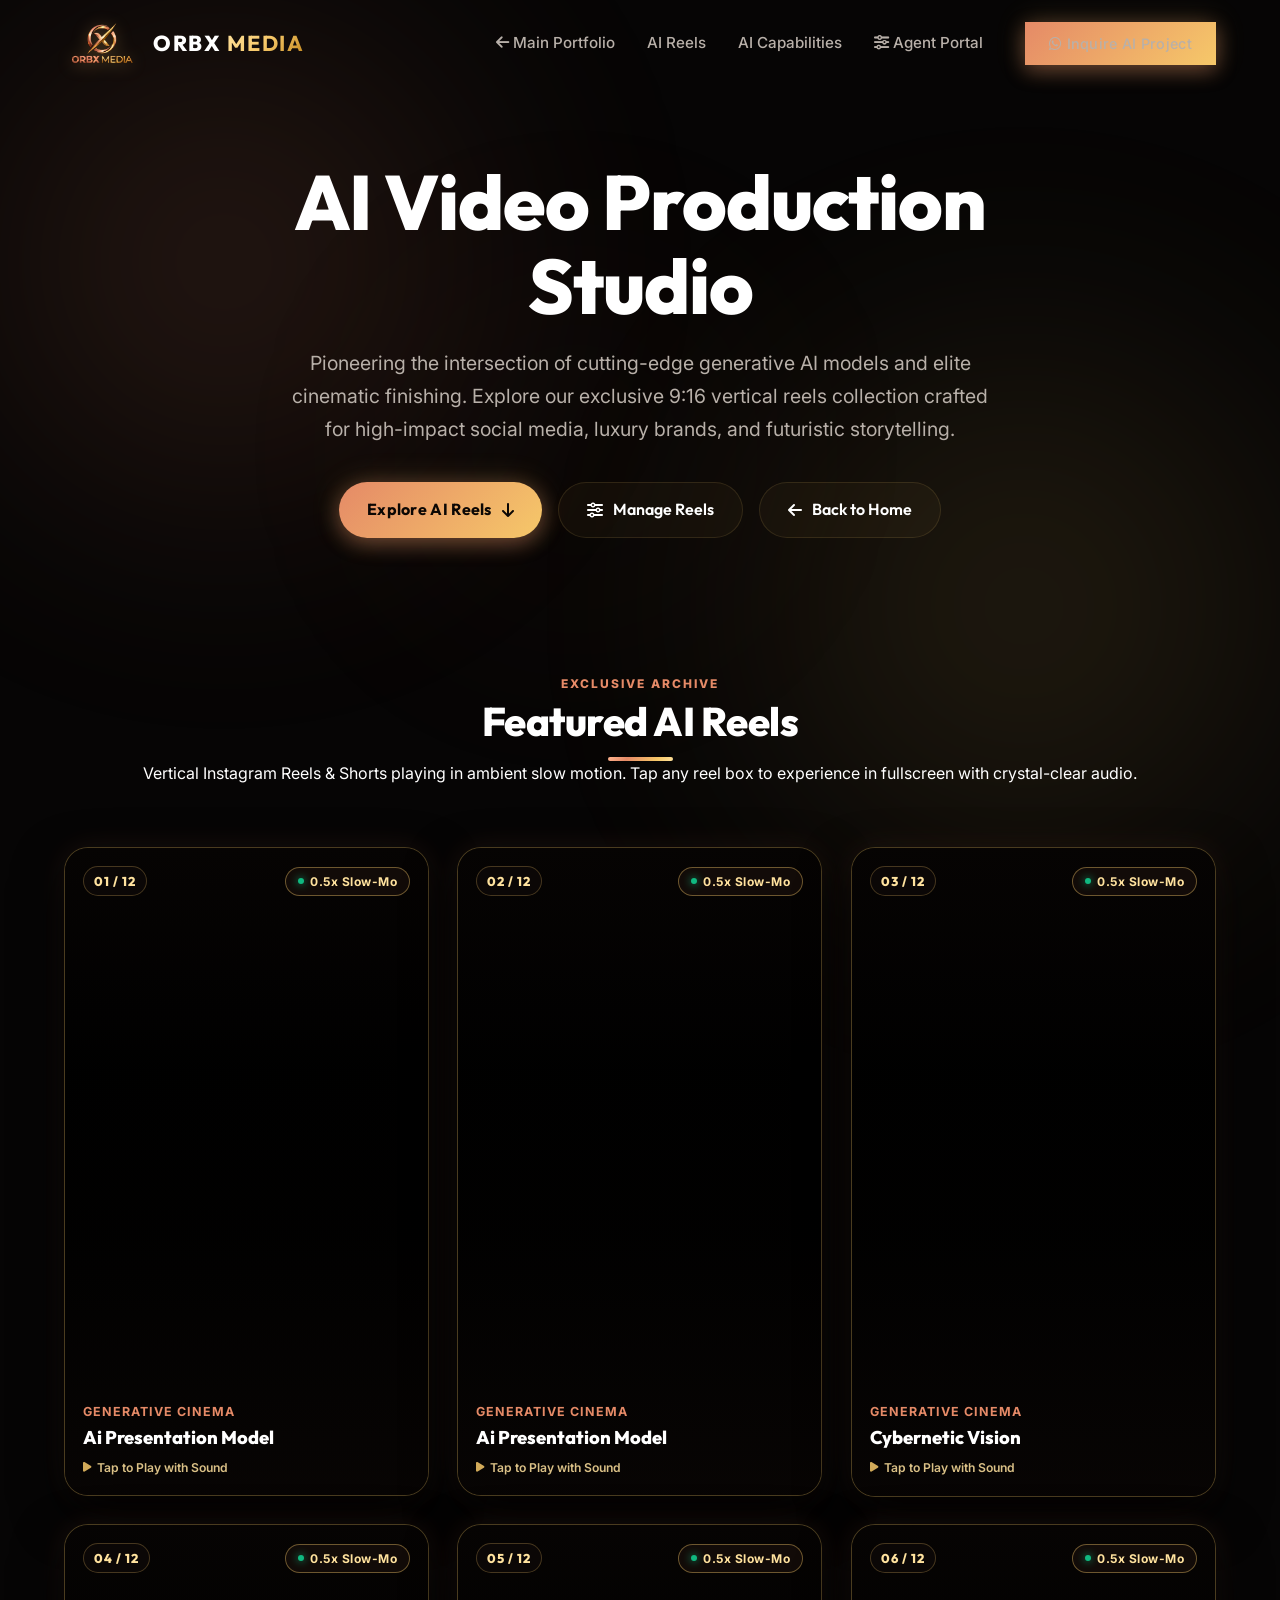
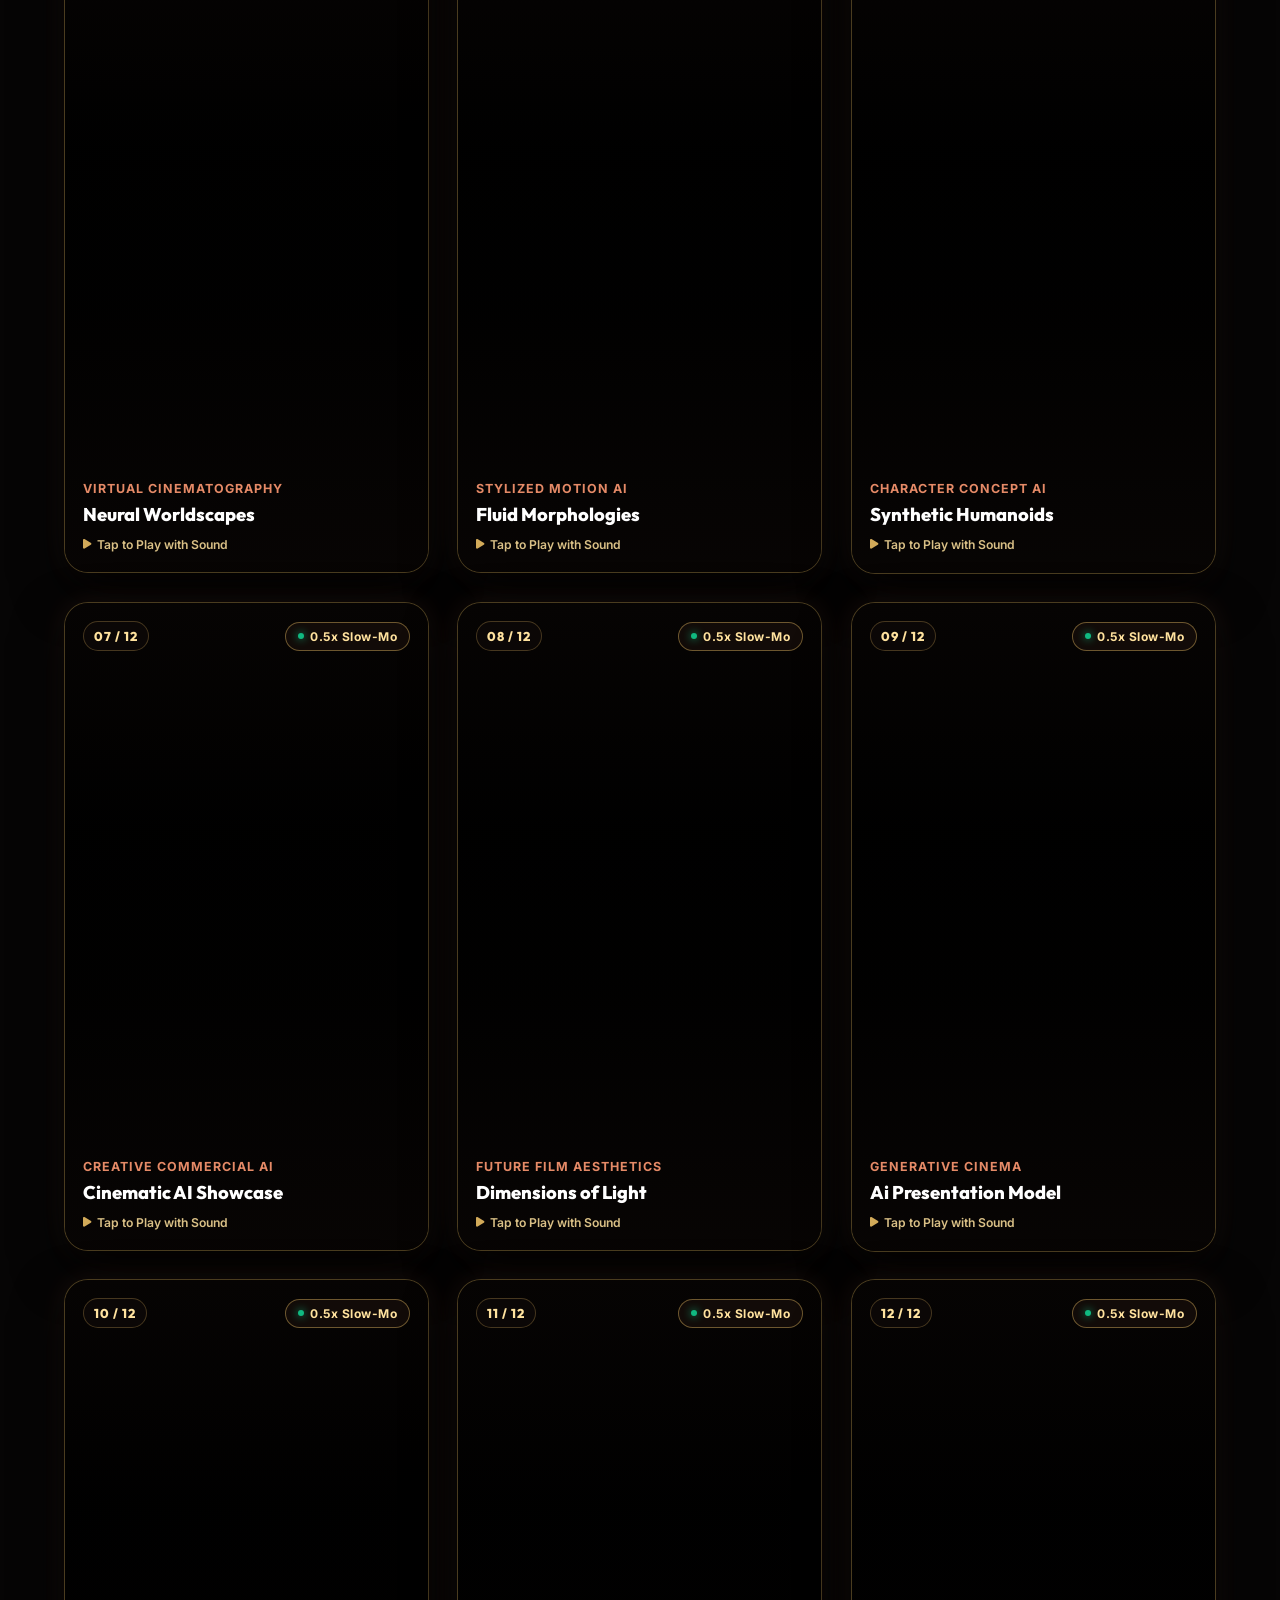
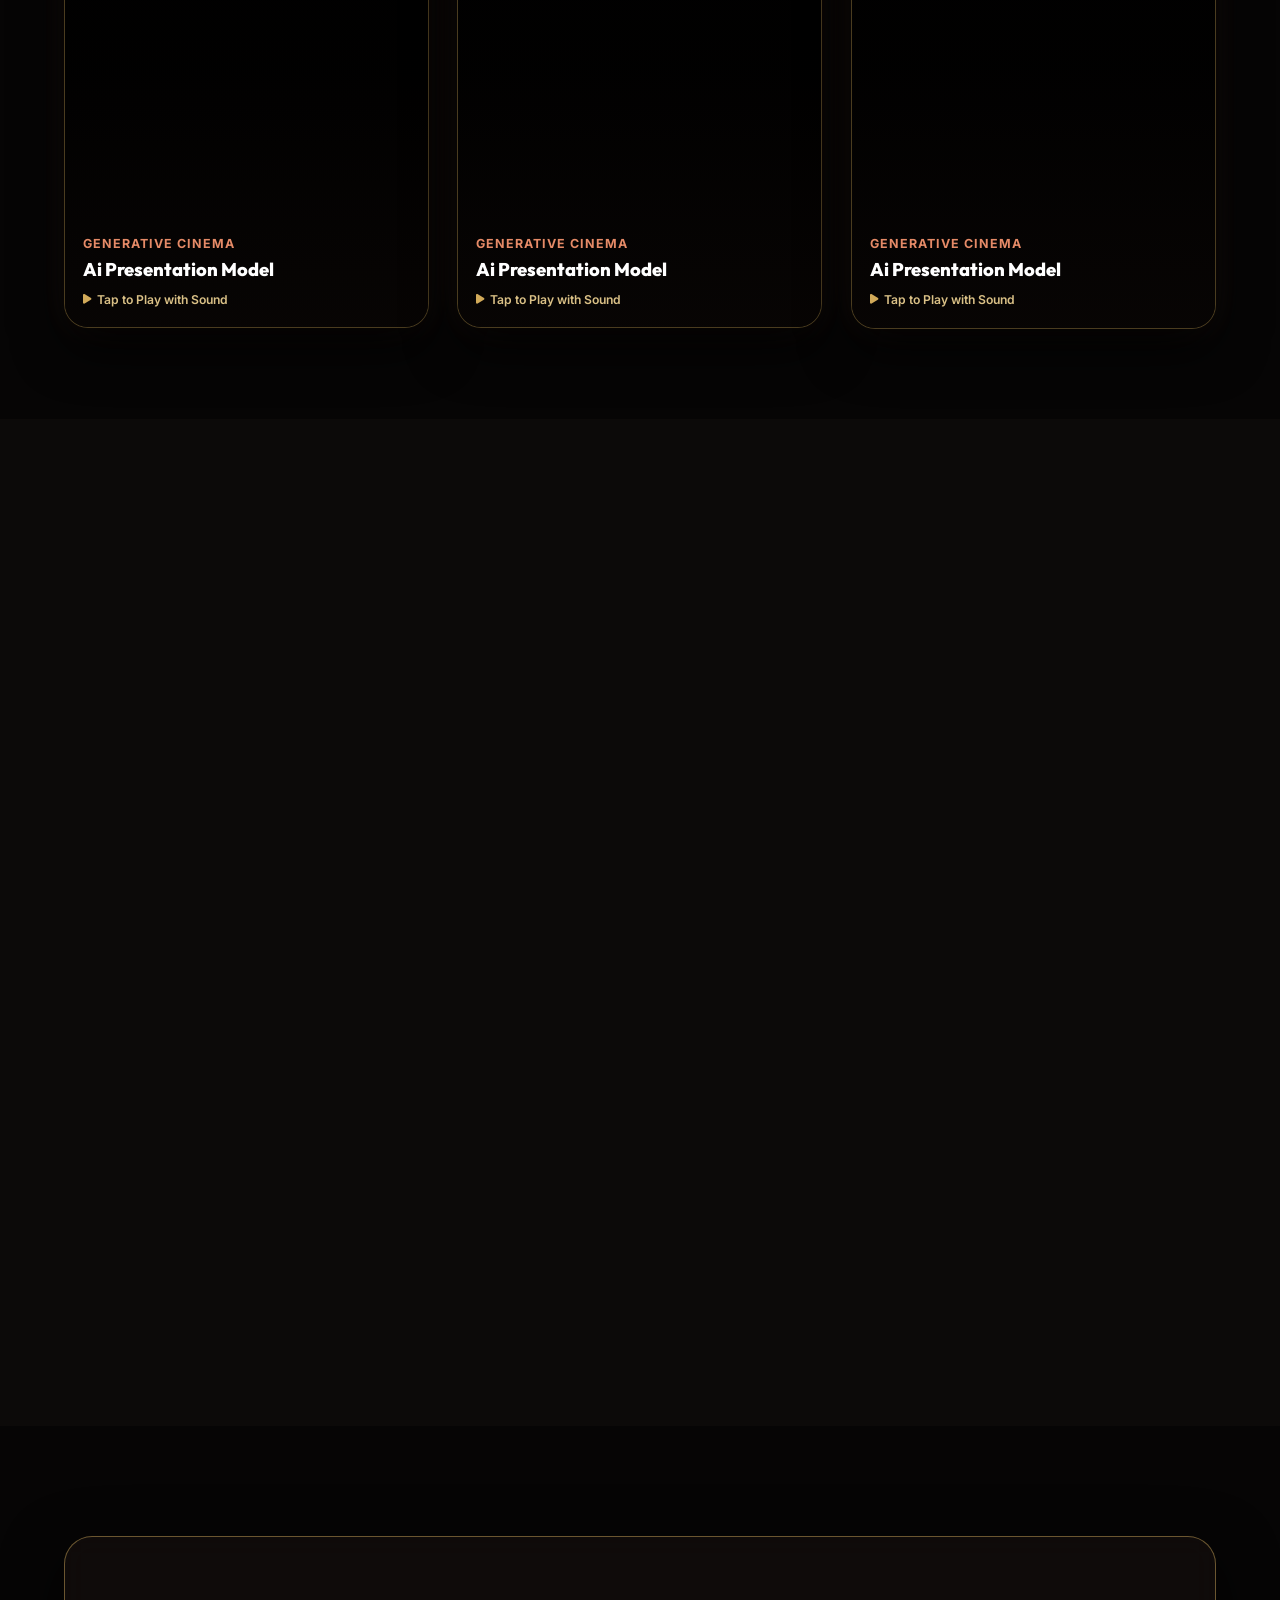
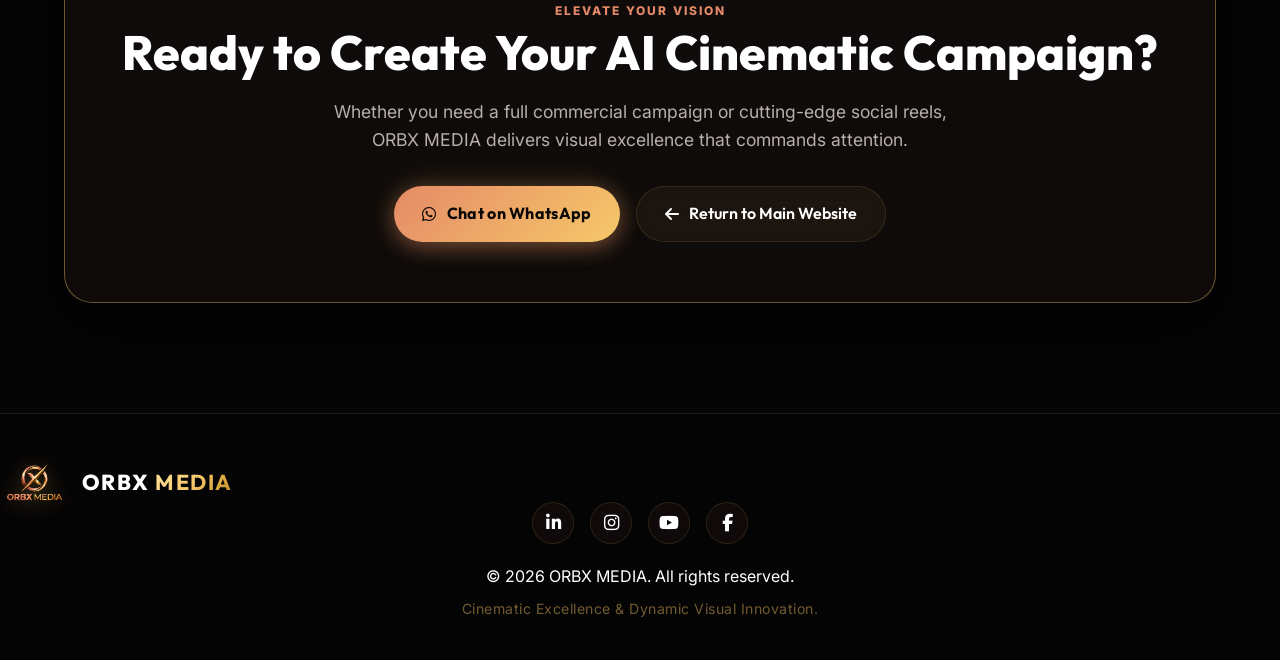
<file: ai-video-production.html>
<!DOCTYPE html>
<html lang="en">

<head>
    <meta charset="UTF-8">
    <meta name="viewport" content="width=device-width, initial-scale=1.0">
    <meta name="description"
        content="Explore ORBX MEDIA's AI Video Production Gallery. Curated vertical 9:16 reels showcasing generative cinema, neural worldscapes, and futuristic visual storytelling.">
    <title>AI Video Production | ORBX MEDIA</title>
    <link rel="icon" type="image/png" href="orbx-logo.png">
    <!-- Google Fonts -->
    <link rel="preconnect" href="https://fonts.googleapis.com">
    <link rel="preconnect" href="https://fonts.gstatic.com" crossorigin>
    <link
        href="https://fonts.googleapis.com/css2?family=Outfit:wght@300;400;500;600;700;800&family=Inter:wght@300;400;500;600&display=swap"
        rel="stylesheet">
    <link rel="stylesheet" href="style.css?v=1791110627007">
    <!-- Font Awesome for Icons -->
    <link rel="stylesheet" href="https://cdnjs.cloudflare.com/ajax/libs/font-awesome/6.4.0/css/all.min.css">
</head>

<body class="ai-page-body">
    <!-- Background Ambient Glows -->
    <div class="glow glow-1"></div>
    <div class="glow glow-2"></div>
    <div class="glow glow-3"></div>

    <!-- Navigation Bar -->
    <nav class="navbar glass-nav">
        <div class="nav-container">
            <a href="index.html" class="logo logo-branded">
                <img src="orbx-logo.png" alt="ORBX MEDIA Logo" class="nav-logo-img">
                <span class="logo-text">ORBX <span class="logo-accent">MEDIA</span></span>
            </a>
            <div class="nav-links">
                <a href="index.html" class="nav-link"><i class="fas fa-arrow-left"></i> Main Portfolio</a>
                <a href="#reels" class="nav-link">AI Reels</a>
                <a href="#capabilities" class="nav-link">AI Capabilities</a>
                <a href="agent.html" class="nav-link"><i class="fas fa-sliders-h"></i> Agent Portal</a>
                <a href="https://wa.me/916238128376?text=Hello%20ORBX%20MEDIA,%20I'm%20interested%20in%20an%20AI%20Video%20Production%20project!"
                    target="_blank" rel="noopener noreferrer" class="nav-link btn-primary nav-btn">
                    <i class="fab fa-whatsapp"></i> Inquire AI Project
                </a>
            </div>
            <div class="mobile-menu-btn">
                <i class="fas fa-bars"></i>
            </div>
        </div>
    </nav>

    <!-- Hero Section -->
    <header class="ai-page-hero">
        <div class="section-container">
            <div class="ai-page-hero-content reveal">

                <h1 class="ai-page-title">
                    AI Video <span class="gradient-text">Production</span> Studio
                </h1>
                <p class="ai-page-desc">
                    Pioneering the intersection of cutting-edge generative AI models and elite cinematic finishing.
                    Explore our exclusive 9:16 vertical reels collection crafted for high-impact social media, luxury
                    brands, and futuristic storytelling.
                </p>
                <div class="ai-page-hero-actions">
                    <a href="#reels" class="btn btn-primary">
                        <span>Explore AI Reels</span>
                        <i class="fas fa-arrow-down"></i>
                    </a>
                    <a href="agent.html" class="btn btn-secondary">
                        <i class="fas fa-sliders-h"></i>
                        <span>Manage Reels</span>
                    </a>
                    <a href="index.html" class="btn btn-secondary">
                        <i class="fas fa-arrow-left"></i>
                        <span>Back to Home</span>
                    </a>
                </div>

            </div>
        </div>
    </header>

    <!-- 6 AI Reels Showcase Section -->
    <section class="ai-page-section" id="reels">
        <div class="section-container">
            <!-- Section Header -->
            <div class="section-header reveal">
                <span class="ai-gallery-tag">EXCLUSIVE ARCHIVE</span>
                <h2 class="section-title">Featured AI Reels</h2>
                <div class="title-underline"></div>
                <p class="section-subtitle">
                    Vertical Instagram Reels & Shorts playing in ambient slow motion. Tap any reel box to experience in
                    fullscreen with crystal-clear audio.
                </p>
            </div>

            <!-- 7 Portrait Instagram Reels Style Grid -->
            <div class="ai-reels-grid">
                <!-- REELS_GRID_START -->

                <!-- Reel 1 -->
                <div class="ai-reel-box glass-panel reveal" data-video-id="0B_WWYC0F1g"
                    data-video-title="Ai Presentation Model" data-index="0"
                    onclick="openAiReelModal('0B_WWYC0F1g', 'Ai Presentation Model')">
                    <div class="ai-reel-player-container">
                        <div class="ai-reel-player-embed" id="aiPlayer0">
                            <iframe id="aiReelIframe0" loading="lazy"
                                src="https://www.youtube-nocookie.com/embed/0B_WWYC0F1g?autoplay=1&mute=1&controls=0&loop=1&playlist=0B_WWYC0F1g&playsinline=1&modestbranding=1&rel=0&iv_load_policy=3&disablekb=1&enablejsapi=1"
                                title="Ai Presentation Model"
                                allow="accelerometer; autoplay; clipboard-write; encrypted-media; gyroscope; picture-in-picture"
                                allowfullscreen></iframe>
                        </div>
                        <div class="ai-reel-poster" style="background-image: url('https://img.youtube.com/vi/0B_WWYC0F1g/hqdefault.jpg');"></div>
                        <div class="ai-reel-overlay">
                            <div class="ai-reel-top-bar">
                                <span class="ai-reel-num">01 / 12</span>
                                <span class="ai-slowmo-pill"><span class="slowmo-pulse"></span> 0.5x Slow-Mo</span>
                            </div>
                            <div class="ai-reel-bottom-info">
                                <span class="ai-reel-category">Generative Cinema</span>
                                <h4 class="ai-reel-title">Ai Presentation Model</h4>
                                <span class="ai-reel-prompt-tag"><i class="fas fa-play"></i> Tap to Play with Sound</span>
                            </div>
                        </div>
                    </div>
                </div>
                <!-- Reel 2 -->
                <div class="ai-reel-box glass-panel reveal" data-video-id="E4YZjyuEl88"
                    data-video-title="Ai Presentation Model" data-index="1"
                    onclick="openAiReelModal('E4YZjyuEl88', 'Ai Presentation Model')">
                    <div class="ai-reel-player-container">
                        <div class="ai-reel-player-embed" id="aiPlayer1">
                            <iframe id="aiReelIframe1" loading="lazy"
                                src="https://www.youtube-nocookie.com/embed/E4YZjyuEl88?autoplay=1&mute=1&controls=0&loop=1&playlist=E4YZjyuEl88&playsinline=1&modestbranding=1&rel=0&iv_load_policy=3&disablekb=1&enablejsapi=1"
                                title="Ai Presentation Model"
                                allow="accelerometer; autoplay; clipboard-write; encrypted-media; gyroscope; picture-in-picture"
                                allowfullscreen></iframe>
                        </div>
                        <div class="ai-reel-poster" style="background-image: url('https://img.youtube.com/vi/E4YZjyuEl88/hqdefault.jpg');"></div>
                        <div class="ai-reel-overlay">
                            <div class="ai-reel-top-bar">
                                <span class="ai-reel-num">02 / 12</span>
                                <span class="ai-slowmo-pill"><span class="slowmo-pulse"></span> 0.5x Slow-Mo</span>
                            </div>
                            <div class="ai-reel-bottom-info">
                                <span class="ai-reel-category">Generative Cinema</span>
                                <h4 class="ai-reel-title">Ai Presentation Model</h4>
                                <span class="ai-reel-prompt-tag"><i class="fas fa-play"></i> Tap to Play with Sound</span>
                            </div>
                        </div>
                    </div>
                </div>
                <!-- Reel 3 -->
                <div class="ai-reel-box glass-panel reveal" data-video-id="CW33Gn8cU8w"
                    data-video-title="Cybernetic Vision" data-index="2"
                    onclick="openAiReelModal('CW33Gn8cU8w', 'Cybernetic Vision')">
                    <div class="ai-reel-player-container">
                        <div class="ai-reel-player-embed" id="aiPlayer2">
                            <iframe id="aiReelIframe2" loading="lazy"
                                src="https://www.youtube-nocookie.com/embed/CW33Gn8cU8w?autoplay=1&mute=1&controls=0&loop=1&playlist=CW33Gn8cU8w&playsinline=1&modestbranding=1&rel=0&iv_load_policy=3&disablekb=1&enablejsapi=1"
                                title="Cybernetic Vision"
                                allow="accelerometer; autoplay; clipboard-write; encrypted-media; gyroscope; picture-in-picture"
                                allowfullscreen></iframe>
                        </div>
                        <div class="ai-reel-poster" style="background-image: url('https://img.youtube.com/vi/CW33Gn8cU8w/hqdefault.jpg');"></div>
                        <div class="ai-reel-overlay">
                            <div class="ai-reel-top-bar">
                                <span class="ai-reel-num">03 / 12</span>
                                <span class="ai-slowmo-pill"><span class="slowmo-pulse"></span> 0.5x Slow-Mo</span>
                            </div>
                            <div class="ai-reel-bottom-info">
                                <span class="ai-reel-category">Generative Cinema</span>
                                <h4 class="ai-reel-title">Cybernetic Vision</h4>
                                <span class="ai-reel-prompt-tag"><i class="fas fa-play"></i> Tap to Play with Sound</span>
                            </div>
                        </div>
                    </div>
                </div>
                <!-- Reel 4 -->
                <div class="ai-reel-box glass-panel reveal" data-video-id="bb1mzI0MaPE"
                    data-video-title="Neural Worldscapes" data-index="3"
                    onclick="openAiReelModal('bb1mzI0MaPE', 'Neural Worldscapes')">
                    <div class="ai-reel-player-container">
                        <div class="ai-reel-player-embed" id="aiPlayer3">
                            <iframe id="aiReelIframe3" loading="lazy"
                                src="https://www.youtube-nocookie.com/embed/bb1mzI0MaPE?autoplay=1&mute=1&controls=0&loop=1&playlist=bb1mzI0MaPE&playsinline=1&modestbranding=1&rel=0&iv_load_policy=3&disablekb=1&enablejsapi=1"
                                title="Neural Worldscapes"
                                allow="accelerometer; autoplay; clipboard-write; encrypted-media; gyroscope; picture-in-picture"
                                allowfullscreen></iframe>
                        </div>
                        <div class="ai-reel-poster" style="background-image: url('https://img.youtube.com/vi/bb1mzI0MaPE/hqdefault.jpg');"></div>
                        <div class="ai-reel-overlay">
                            <div class="ai-reel-top-bar">
                                <span class="ai-reel-num">04 / 12</span>
                                <span class="ai-slowmo-pill"><span class="slowmo-pulse"></span> 0.5x Slow-Mo</span>
                            </div>
                            <div class="ai-reel-bottom-info">
                                <span class="ai-reel-category">Virtual Cinematography</span>
                                <h4 class="ai-reel-title">Neural Worldscapes</h4>
                                <span class="ai-reel-prompt-tag"><i class="fas fa-play"></i> Tap to Play with Sound</span>
                            </div>
                        </div>
                    </div>
                </div>
                <!-- Reel 5 -->
                <div class="ai-reel-box glass-panel reveal" data-video-id="cbFd-xK_hmc"
                    data-video-title="Fluid Morphologies" data-index="4"
                    onclick="openAiReelModal('cbFd-xK_hmc', 'Fluid Morphologies')">
                    <div class="ai-reel-player-container">
                        <div class="ai-reel-player-embed" id="aiPlayer4">
                            <iframe id="aiReelIframe4" loading="lazy"
                                src="https://www.youtube-nocookie.com/embed/cbFd-xK_hmc?autoplay=1&mute=1&controls=0&loop=1&playlist=cbFd-xK_hmc&playsinline=1&modestbranding=1&rel=0&iv_load_policy=3&disablekb=1&enablejsapi=1"
                                title="Fluid Morphologies"
                                allow="accelerometer; autoplay; clipboard-write; encrypted-media; gyroscope; picture-in-picture"
                                allowfullscreen></iframe>
                        </div>
                        <div class="ai-reel-poster" style="background-image: url('https://img.youtube.com/vi/cbFd-xK_hmc/hqdefault.jpg');"></div>
                        <div class="ai-reel-overlay">
                            <div class="ai-reel-top-bar">
                                <span class="ai-reel-num">05 / 12</span>
                                <span class="ai-slowmo-pill"><span class="slowmo-pulse"></span> 0.5x Slow-Mo</span>
                            </div>
                            <div class="ai-reel-bottom-info">
                                <span class="ai-reel-category">Stylized Motion AI</span>
                                <h4 class="ai-reel-title">Fluid Morphologies</h4>
                                <span class="ai-reel-prompt-tag"><i class="fas fa-play"></i> Tap to Play with Sound</span>
                            </div>
                        </div>
                    </div>
                </div>
                <!-- Reel 6 -->
                <div class="ai-reel-box glass-panel reveal" data-video-id="-NAf_Bth1Q0"
                    data-video-title="Synthetic Humanoids" data-index="5"
                    onclick="openAiReelModal('-NAf_Bth1Q0', 'Synthetic Humanoids')">
                    <div class="ai-reel-player-container">
                        <div class="ai-reel-player-embed" id="aiPlayer5">
                            <iframe id="aiReelIframe5" loading="lazy"
                                src="https://www.youtube-nocookie.com/embed/-NAf_Bth1Q0?autoplay=1&mute=1&controls=0&loop=1&playlist=-NAf_Bth1Q0&playsinline=1&modestbranding=1&rel=0&iv_load_policy=3&disablekb=1&enablejsapi=1"
                                title="Synthetic Humanoids"
                                allow="accelerometer; autoplay; clipboard-write; encrypted-media; gyroscope; picture-in-picture"
                                allowfullscreen></iframe>
                        </div>
                        <div class="ai-reel-poster" style="background-image: url('https://img.youtube.com/vi/-NAf_Bth1Q0/hqdefault.jpg');"></div>
                        <div class="ai-reel-overlay">
                            <div class="ai-reel-top-bar">
                                <span class="ai-reel-num">06 / 12</span>
                                <span class="ai-slowmo-pill"><span class="slowmo-pulse"></span> 0.5x Slow-Mo</span>
                            </div>
                            <div class="ai-reel-bottom-info">
                                <span class="ai-reel-category">Character Concept AI</span>
                                <h4 class="ai-reel-title">Synthetic Humanoids</h4>
                                <span class="ai-reel-prompt-tag"><i class="fas fa-play"></i> Tap to Play with Sound</span>
                            </div>
                        </div>
                    </div>
                </div>
                <!-- Reel 7 -->
                <div class="ai-reel-box glass-panel reveal" data-video-id="iwWcWjnj020"
                    data-video-title="Cinematic AI Showcase" data-index="6"
                    onclick="openAiReelModal('iwWcWjnj020', 'Cinematic AI Showcase')">
                    <div class="ai-reel-player-container">
                        <div class="ai-reel-player-embed" id="aiPlayer6">
                            <iframe id="aiReelIframe6" loading="lazy"
                                src="https://www.youtube-nocookie.com/embed/iwWcWjnj020?autoplay=1&mute=1&controls=0&loop=1&playlist=iwWcWjnj020&playsinline=1&modestbranding=1&rel=0&iv_load_policy=3&disablekb=1&enablejsapi=1"
                                title="Cinematic AI Showcase"
                                allow="accelerometer; autoplay; clipboard-write; encrypted-media; gyroscope; picture-in-picture"
                                allowfullscreen></iframe>
                        </div>
                        <div class="ai-reel-poster" style="background-image: url('https://img.youtube.com/vi/iwWcWjnj020/hqdefault.jpg');"></div>
                        <div class="ai-reel-overlay">
                            <div class="ai-reel-top-bar">
                                <span class="ai-reel-num">07 / 12</span>
                                <span class="ai-slowmo-pill"><span class="slowmo-pulse"></span> 0.5x Slow-Mo</span>
                            </div>
                            <div class="ai-reel-bottom-info">
                                <span class="ai-reel-category">Creative Commercial AI</span>
                                <h4 class="ai-reel-title">Cinematic AI Showcase</h4>
                                <span class="ai-reel-prompt-tag"><i class="fas fa-play"></i> Tap to Play with Sound</span>
                            </div>
                        </div>
                    </div>
                </div>
                <!-- Reel 8 -->
                <div class="ai-reel-box glass-panel reveal" data-video-id="WhaOZ298OqI"
                    data-video-title="Dimensions of Light" data-index="7"
                    onclick="openAiReelModal('WhaOZ298OqI', 'Dimensions of Light')">
                    <div class="ai-reel-player-container">
                        <div class="ai-reel-player-embed" id="aiPlayer7">
                            <iframe id="aiReelIframe7" loading="lazy"
                                src="https://www.youtube-nocookie.com/embed/WhaOZ298OqI?autoplay=1&mute=1&controls=0&loop=1&playlist=WhaOZ298OqI&playsinline=1&modestbranding=1&rel=0&iv_load_policy=3&disablekb=1&enablejsapi=1"
                                title="Dimensions of Light"
                                allow="accelerometer; autoplay; clipboard-write; encrypted-media; gyroscope; picture-in-picture"
                                allowfullscreen></iframe>
                        </div>
                        <div class="ai-reel-poster" style="background-image: url('https://img.youtube.com/vi/WhaOZ298OqI/hqdefault.jpg');"></div>
                        <div class="ai-reel-overlay">
                            <div class="ai-reel-top-bar">
                                <span class="ai-reel-num">08 / 12</span>
                                <span class="ai-slowmo-pill"><span class="slowmo-pulse"></span> 0.5x Slow-Mo</span>
                            </div>
                            <div class="ai-reel-bottom-info">
                                <span class="ai-reel-category">Future Film Aesthetics</span>
                                <h4 class="ai-reel-title">Dimensions of Light</h4>
                                <span class="ai-reel-prompt-tag"><i class="fas fa-play"></i> Tap to Play with Sound</span>
                            </div>
                        </div>
                    </div>
                </div>
                <!-- Reel 9 -->
                <div class="ai-reel-box glass-panel reveal" data-video-id="qRqTHi2KHPw"
                    data-video-title="Ai Presentation Model" data-index="8"
                    onclick="openAiReelModal('qRqTHi2KHPw', 'Ai Presentation Model')">
                    <div class="ai-reel-player-container">
                        <div class="ai-reel-player-embed" id="aiPlayer8">
                            <iframe id="aiReelIframe8" loading="lazy"
                                src="https://www.youtube-nocookie.com/embed/qRqTHi2KHPw?autoplay=1&mute=1&controls=0&loop=1&playlist=qRqTHi2KHPw&playsinline=1&modestbranding=1&rel=0&iv_load_policy=3&disablekb=1&enablejsapi=1"
                                title="Ai Presentation Model"
                                allow="accelerometer; autoplay; clipboard-write; encrypted-media; gyroscope; picture-in-picture"
                                allowfullscreen></iframe>
                        </div>
                        <div class="ai-reel-poster" style="background-image: url('https://img.youtube.com/vi/qRqTHi2KHPw/hqdefault.jpg');"></div>
                        <div class="ai-reel-overlay">
                            <div class="ai-reel-top-bar">
                                <span class="ai-reel-num">09 / 12</span>
                                <span class="ai-slowmo-pill"><span class="slowmo-pulse"></span> 0.5x Slow-Mo</span>
                            </div>
                            <div class="ai-reel-bottom-info">
                                <span class="ai-reel-category">Generative Cinema</span>
                                <h4 class="ai-reel-title">Ai Presentation Model</h4>
                                <span class="ai-reel-prompt-tag"><i class="fas fa-play"></i> Tap to Play with Sound</span>
                            </div>
                        </div>
                    </div>
                </div>
                <!-- Reel 10 -->
                <div class="ai-reel-box glass-panel reveal" data-video-id="CzdGtCWhEHo"
                    data-video-title="Ai Presentation Model" data-index="9"
                    onclick="openAiReelModal('CzdGtCWhEHo', 'Ai Presentation Model')">
                    <div class="ai-reel-player-container">
                        <div class="ai-reel-player-embed" id="aiPlayer9">
                            <iframe id="aiReelIframe9" loading="lazy"
                                src="https://www.youtube-nocookie.com/embed/CzdGtCWhEHo?autoplay=1&mute=1&controls=0&loop=1&playlist=CzdGtCWhEHo&playsinline=1&modestbranding=1&rel=0&iv_load_policy=3&disablekb=1&enablejsapi=1"
                                title="Ai Presentation Model"
                                allow="accelerometer; autoplay; clipboard-write; encrypted-media; gyroscope; picture-in-picture"
                                allowfullscreen></iframe>
                        </div>
                        <div class="ai-reel-poster" style="background-image: url('https://img.youtube.com/vi/CzdGtCWhEHo/hqdefault.jpg');"></div>
                        <div class="ai-reel-overlay">
                            <div class="ai-reel-top-bar">
                                <span class="ai-reel-num">10 / 12</span>
                                <span class="ai-slowmo-pill"><span class="slowmo-pulse"></span> 0.5x Slow-Mo</span>
                            </div>
                            <div class="ai-reel-bottom-info">
                                <span class="ai-reel-category">Generative Cinema</span>
                                <h4 class="ai-reel-title">Ai Presentation Model</h4>
                                <span class="ai-reel-prompt-tag"><i class="fas fa-play"></i> Tap to Play with Sound</span>
                            </div>
                        </div>
                    </div>
                </div>
                <!-- Reel 11 -->
                <div class="ai-reel-box glass-panel reveal" data-video-id="UOISqxwtnS0"
                    data-video-title="Ai Presentation Model" data-index="10"
                    onclick="openAiReelModal('UOISqxwtnS0', 'Ai Presentation Model')">
                    <div class="ai-reel-player-container">
                        <div class="ai-reel-player-embed" id="aiPlayer10">
                            <iframe id="aiReelIframe10" loading="lazy"
                                src="https://www.youtube-nocookie.com/embed/UOISqxwtnS0?autoplay=1&mute=1&controls=0&loop=1&playlist=UOISqxwtnS0&playsinline=1&modestbranding=1&rel=0&iv_load_policy=3&disablekb=1&enablejsapi=1"
                                title="Ai Presentation Model"
                                allow="accelerometer; autoplay; clipboard-write; encrypted-media; gyroscope; picture-in-picture"
                                allowfullscreen></iframe>
                        </div>
                        <div class="ai-reel-poster" style="background-image: url('https://img.youtube.com/vi/UOISqxwtnS0/hqdefault.jpg');"></div>
                        <div class="ai-reel-overlay">
                            <div class="ai-reel-top-bar">
                                <span class="ai-reel-num">11 / 12</span>
                                <span class="ai-slowmo-pill"><span class="slowmo-pulse"></span> 0.5x Slow-Mo</span>
                            </div>
                            <div class="ai-reel-bottom-info">
                                <span class="ai-reel-category">Generative Cinema</span>
                                <h4 class="ai-reel-title">Ai Presentation Model</h4>
                                <span class="ai-reel-prompt-tag"><i class="fas fa-play"></i> Tap to Play with Sound</span>
                            </div>
                        </div>
                    </div>
                </div>
                <!-- Reel 12 -->
                <div class="ai-reel-box glass-panel reveal" data-video-id="dxV7kj-M0SM"
                    data-video-title="Ai Presentation Model" data-index="11"
                    onclick="openAiReelModal('dxV7kj-M0SM', 'Ai Presentation Model')">
                    <div class="ai-reel-player-container">
                        <div class="ai-reel-player-embed" id="aiPlayer11">
                            <iframe id="aiReelIframe11" loading="lazy"
                                src="https://www.youtube-nocookie.com/embed/dxV7kj-M0SM?autoplay=1&mute=1&controls=0&loop=1&playlist=dxV7kj-M0SM&playsinline=1&modestbranding=1&rel=0&iv_load_policy=3&disablekb=1&enablejsapi=1"
                                title="Ai Presentation Model"
                                allow="accelerometer; autoplay; clipboard-write; encrypted-media; gyroscope; picture-in-picture"
                                allowfullscreen></iframe>
                        </div>
                        <div class="ai-reel-poster" style="background-image: url('https://img.youtube.com/vi/dxV7kj-M0SM/hqdefault.jpg');"></div>
                        <div class="ai-reel-overlay">
                            <div class="ai-reel-top-bar">
                                <span class="ai-reel-num">12 / 12</span>
                                <span class="ai-slowmo-pill"><span class="slowmo-pulse"></span> 0.5x Slow-Mo</span>
                            </div>
                            <div class="ai-reel-bottom-info">
                                <span class="ai-reel-category">Generative Cinema</span>
                                <h4 class="ai-reel-title">Ai Presentation Model</h4>
                                <span class="ai-reel-prompt-tag"><i class="fas fa-play"></i> Tap to Play with Sound</span>
                            </div>
                        </div>
                    </div>
                </div>
                <!-- REELS_GRID_END -->
            </div>
        </div>
    </section>

    <!-- AI Capabilities & Production Pipeline Section -->
    <section class="services section" id="capabilities">
        <div class="section-container">
            <div class="section-header reveal">
                <span class="ai-gallery-tag">OUR METHODOLOGY</span>
                <h2 class="section-title">AI Video Capabilities</h2>
                <div class="title-underline"></div>
            </div>
            <div class="services-list">
                <div class="service-item reveal">
                    <div class="service-number">01</div>
                    <div class="service-info">
                        <h3>Generative Cinema & Virtual Direction</h3>
                        <p>End-to-end prompt-to-screen direction, virtual camera lensing, synthetic lighting rigs, and
                            photorealistic generative video synthesis.</p>
                    </div>
                </div>
                <div class="service-item reveal">
                    <div class="service-number">02</div>
                    <div class="service-info">
                        <h3>Neural Worldbuilding & Environments</h3>
                        <p>Infinite surreal landscapes, cybernetic architecture, and otherworldly digital sets built
                            with multi-model generative pipelines.</p>
                    </div>
                </div>
                <div class="service-item reveal">
                    <div class="service-number">03</div>
                    <div class="service-info">
                        <h3>High-Impact Commercial AI Social Content</h3>
                        <p>Fast-paced, high-converting vertical reels engineered specifically for YouTube Shorts,
                            Instagram Reels, and brand campaigns.</p>
                    </div>
                </div>
                <div class="service-item reveal">
                    <div class="service-number">04</div>
                    <div class="service-info">
                        <h3>Cinematic Finishing, Audio & Color Grading</h3>
                        <p>Combining AI synthetic media with Davinci Resolve color grading, custom sound design, and
                            motion finishing for broadcast-quality delivery.</p>
                    </div>
                </div>
            </div>
        </div>
    </section>

    <!-- Call to Action Banner -->
    <section class="section">
        <div class="section-container">
            <div class="glass-panel reveal"
                style="padding: 60px 40px; text-align: center; border-radius: 28px; border: 1px solid rgba(246, 200, 105, 0.4); box-shadow: 0 20px 60px rgba(0,0,0,0.8);">
                <span class="ai-gallery-tag">ELEVATE YOUR VISION</span>
                <h2 style="font-size: clamp(2rem, 4vw, 3rem); font-weight: 800; margin-bottom: 16px; color: #fff;">
                    Ready to Create Your AI Cinematic Campaign?
                </h2>
                <p
                    style="font-size: 1.1rem; color: var(--text-secondary); max-width: 620px; margin: 0 auto 32px; line-height: 1.6;">
                    Whether you need a full commercial campaign or cutting-edge social reels, ORBX MEDIA delivers visual
                    excellence that commands attention.
                </p>
                <div style="display: flex; gap: 16px; justify-content: center; flex-wrap: wrap;">
                    <a href="https://wa.me/916238128376?text=Hello%20ORBX%20MEDIA,%20I'd%20like%20to%20commission%20an%20AI%20Video%20project!"
                        target="_blank" rel="noopener noreferrer" class="btn btn-primary">
                        <i class="fab fa-whatsapp"></i> Chat on WhatsApp
                    </a>
                    <a href="index.html" class="btn btn-secondary">
                        <i class="fas fa-arrow-left"></i> Return to Main Website
                    </a>
                </div>
            </div>
        </div>
    </section>

    <!-- Footer -->
    <footer>
        <div class="footer-container">
            <a href="index.html" class="logo logo-branded">
                <img src="orbx-logo.png" alt="ORBX MEDIA Logo" class="footer-logo-img">
                <span class="logo-text">ORBX <span class="logo-accent">MEDIA</span></span>
            </a>
            <div class="footer-socials">
                <a href="https://www.linkedin.com/in/muhammed-anshad-053676348/" target="_blank"
                    rel="noopener noreferrer" aria-label="LinkedIn"><i class="fab fa-linkedin-in"></i></a>
                <a href="https://www.instagram.com/orbx_media/" target="_blank" rel="noopener noreferrer"
                    aria-label="Instagram"><i class="fab fa-instagram"></i></a>
                <a href="https://www.youtube.com/channel/UCH1ZJ2QjWTXAIRAuht5d67A" target="_blank"
                    rel="noopener noreferrer" aria-label="YouTube"><i class="fab fa-youtube"></i></a>
                <a href="https://www.facebook.com/profile.php?id=61590484026684" target="_blank"
                    rel="noopener noreferrer" aria-label="Facebook"><i class="fab fa-facebook-f"></i></a>
            </div>
            <p>&copy; <span id="year"></span> ORBX MEDIA. All rights reserved.</p>
            <p class="footer-tagline">Cinematic Excellence & Dynamic Visual Innovation.</p>
        </div>
    </footer>

    <!-- Fullscreen 9:16 Video Player Modal -->
    <div class="video-modal" id="videoModal" aria-hidden="true" role="dialog">
        <div class="video-modal-backdrop" id="modalBackdrop"></div>
        <div class="video-modal-container">
            <div class="modal-top-bar">
                <button class="modal-back-btn" id="modalBackBtn" type="button" aria-label="Back to Reels">
                    <i class="fas fa-arrow-left"></i>
                    <span>Back to Reels</span>
                </button>
                <div class="modal-video-title" id="modalVideoTitle">Featured AI Reel</div>
                <button class="modal-close-btn" id="modalCloseBtn" type="button" aria-label="Close video">
                    <i class="fas fa-times"></i>
                </button>
            </div>
            <div class="video-player-wrapper aspect-9-16" id="videoPlayerWrapper">
                <iframe id="videoIframe" src="" allow="autoplay; fullscreen" allowfullscreen></iframe>
            </div>
            <button class="modal-bottom-back-btn" id="modalBottomBackBtn" type="button" aria-label="Back to Reels">
                <i class="fas fa-arrow-left"></i> Back to Reels
            </button>
        </div>
    </div>

    <!-- Central Reels Data Controller -->
    <script src="reels-data.js?v=1791110627007"></script>
    <!-- Page Specific Script -->
    <script>
        // Sync and render reels dynamically from reels-data.js?v=1791110627007 / localStorage across all devices
        function syncAgentReels() {
            try {
                if (typeof renderReelsGrid === 'function') {
                    renderReelsGrid('.ai-reels-grid', true);
                }
            } catch (e) { }
        }
        syncAgentReels();
        window.addEventListener('orbx_reels_updated', () => {
            syncAgentReels();
            setTimeout(applySlowMotion, 300);
        });

        // Set Current Year
        const yr = document.getElementById('year');
        if (yr) yr.textContent = new Date().getFullYear();

        // Optimized Navbar Scroll
        const navbar = document.querySelector('.navbar');
        let isNavScrolled = false;
        let navRaf = null;

        const updateNav = () => {
            const shouldScroll = window.scrollY > 40;
            if (shouldScroll !== isNavScrolled) {
                isNavScrolled = shouldScroll;
                if (navbar) navbar.classList.toggle('scrolled', isNavScrolled);
            }
            navRaf = null;
        };

        window.addEventListener('scroll', () => {
            if (!navRaf) navRaf = requestAnimationFrame(updateNav);
        }, { passive: true });
        updateNav();

        // Mobile Menu
        const mobileBtn = document.querySelector('.mobile-menu-btn');
        const navLinks = document.querySelector('.nav-links');
        if (mobileBtn && navLinks) {
            mobileBtn.addEventListener('click', () => {
                navLinks.classList.toggle('active');
                const icon = mobileBtn.querySelector('i');
                if (icon) {
                    if (navLinks.classList.contains('active')) {
                        icon.classList.remove('fa-bars');
                        icon.classList.add('fa-times');
                    } else {
                        icon.classList.remove('fa-times');
                        icon.classList.add('fa-bars');
                    }
                }
            });

            navLinks.querySelectorAll('.nav-link').forEach(link => {
                link.addEventListener('click', () => {
                    navLinks.classList.remove('active');
                    const icon = mobileBtn.querySelector('i');
                    if (icon) {
                        icon.classList.remove('fa-times');
                        icon.classList.add('fa-bars');
                    }
                });
            });
        }

        // Fast Scroll Reveal Animations
        const revealElements = document.querySelectorAll('.reveal');
        if ('IntersectionObserver' in window) {
            const observer = new IntersectionObserver((entries, obs) => {
                entries.forEach(entry => {
                    if (entry.isIntersecting) {
                        entry.target.classList.add('active');
                        obs.unobserve(entry.target);
                    }
                });
            }, { threshold: 0.05, rootMargin: "0px 0px -20px 0px" });
            revealElements.forEach(el => observer.observe(el));
        } else {
            revealElements.forEach(el => el.classList.add('active'));
        }

        // Desktop Card 3D Tilt with RAF (Silky & Responsive)
        if (window.matchMedia('(hover: hover) and (pointer: fine)').matches) {
            document.querySelectorAll('.ai-reel-box, .service-item').forEach(card => {
                let rect = null;
                let tiltRaf = null;

                const handleMove = (e) => {
                    if (!rect) rect = card.getBoundingClientRect();
                    const x = e.clientX - rect.left;
                    const y = e.clientY - rect.top;
                    const centerX = rect.width / 2;
                    const centerY = rect.height / 2;

                    const tiltX = ((y - centerY) / centerY) * 4.5;
                    const tiltY = ((centerX - x) / centerX) * 4.5;

                    card.style.transform = `perspective(1000px) rotateX(${tiltX.toFixed(2)}deg) rotateY(${tiltY.toFixed(2)}deg) translateY(-6px)`;
                    tiltRaf = null;
                };

                card.addEventListener('mouseenter', () => {
                    rect = card.getBoundingClientRect();
                    card.style.transition = 'transform 0.12s ease-out';
                });

                card.addEventListener('mousemove', (e) => {
                    if (!tiltRaf) tiltRaf = requestAnimationFrame(() => handleMove(e));
                });

                card.addEventListener('mouseleave', () => {
                    if (tiltRaf) {
                        cancelAnimationFrame(tiltRaf);
                        tiltRaf = null;
                    }
                    rect = null;
                    card.style.transition = 'transform 0.28s cubic-bezier(0.16, 1, 0.3, 1)';
                    card.style.transform = '';
                });
            });
        }

        // Send Command to all Reel Iframes
        function sendAllReelsCommand(func, args = []) {
            const iframes = document.querySelectorAll('.ai-reel-player-embed iframe');
            iframes.forEach(iframe => {
                try {
                    if (iframe && iframe.contentWindow) {
                        iframe.contentWindow.postMessage(JSON.stringify({
                            event: 'command',
                            func: func,
                            args: args
                        }), '*');
                    }
                } catch (e) { }
            });
        }

        // Enforce 0.5x Slow-Mo on Page Load
        function applySlowMotion() {
            sendAllReelsCommand('mute');
            sendAllReelsCommand('setPlaybackRate', [0.5]);
            sendAllReelsCommand('playVideo');
        }

        window.addEventListener('load', () => {
            setTimeout(applySlowMotion, 600);
            setTimeout(applySlowMotion, 1500);
        });

        // Fullscreen 9:16 Video Modal Logic (Instant response)
        const videoModal = document.getElementById('videoModal');
        const videoIframe = document.getElementById('videoIframe');
        const modalVideoTitle = document.getElementById('modalVideoTitle');
        const modalBackBtn = document.getElementById('modalBackBtn');
        const modalCloseBtn = document.getElementById('modalCloseBtn');
        const modalBottomBackBtn = document.getElementById('modalBottomBackBtn');
        const modalBackdrop = document.getElementById('modalBackdrop');

        function openAiReelModal(videoId, title) {
            if (!videoModal || !videoIframe) return;

            // Pause background reel previews
            sendAllReelsCommand('pauseVideo');

            // Load YouTube Shorts video in clean embed mode with full controls and autoplay
            videoIframe.src = `https://www.youtube-nocookie.com/embed/${videoId}?autoplay=1&controls=1&rel=0&playsinline=1&modestbranding=1&iv_load_policy=3`;
            if (modalVideoTitle) modalVideoTitle.textContent = title || 'Featured AI Reel';

            videoModal.classList.add('active');
            videoModal.setAttribute('aria-hidden', 'false');
            document.body.style.overflow = 'hidden';

            try {
                window.history.pushState({ modal: 'reelModal' }, '');
            } catch (e) { }
        }

        function closeAiReelModal() {
            if (!videoModal) return;

            videoModal.classList.remove('active');
            videoModal.setAttribute('aria-hidden', 'true');
            if (videoIframe) videoIframe.src = '';
            document.body.style.overflow = '';

            // Resume background slow-mo previews
            applySlowMotion();
        }

        window.openAiReelModal = openAiReelModal;
        window.closeAiReelModal = closeAiReelModal;

        if (modalBackBtn) modalBackBtn.addEventListener('click', closeAiReelModal);
        if (modalCloseBtn) modalCloseBtn.addEventListener('click', closeAiReelModal);
        if (modalBottomBackBtn) modalBottomBackBtn.addEventListener('click', closeAiReelModal);
        if (modalBackdrop) modalBackdrop.addEventListener('click', closeAiReelModal);

        window.addEventListener('keydown', (e) => {
            if (e.key === 'Escape' && videoModal && videoModal.classList.contains('active')) {
                closeAiReelModal();
            }
        });

        window.addEventListener('popstate', () => {
            if (videoModal && videoModal.classList.contains('active')) {
                closeAiReelModal();
            }
        });
    </script>
</body>

</html>
</file>
<file: style.css>
/* =========================================
   VARIABLES & ORBX MEDIA THEME
   ========================================= */
:root {
    /* Base Obsidian & Onyx Dark Theme */
    --bg-color: #060505;
    --bg-color-alt: #0c0a09;
    --bg-card: rgba(22, 16, 14, 0.65);
    --text-primary: #ffffff;
    --text-secondary: #b8b0a9;

    /* Polished Copper / Rose-Gold Palette */
    --copper-light: #FFB48F;
    --copper-primary: #E58A67;
    --copper-deep: #C76D49;
    --copper-glow: rgba(229, 138, 103, 0.45);

    /* Radiant Warm Gold / Champagne Palette */
    --gold-light: #FFE29E;
    --gold-primary: #F6C869;
    --gold-deep: #D49B2A;
    --gold-glow: rgba(246, 200, 105, 0.35);

    /* Theme Accents */
    --accent-color: var(--copper-primary);
    --accent-glow: var(--copper-glow);
    --secondary-color: var(--gold-primary);
    --secondary-glow: var(--gold-glow);

    /* Metallic Gradients */
    --metallic-gradient: linear-gradient(135deg, #FFB48F 0%, #E58A67 30%, #F6C869 75%, #FFE29E 100%);
    --copper-gradient: linear-gradient(135deg, #FFB48F 0%, #E58A67 50%, #B85934 100%);
    --gold-gradient: linear-gradient(135deg, #FFE29E 0%, #F6C869 50%, #C4881E 100%);

    /* Luxury Glassmorphism */
    --glass-bg: rgba(25, 18, 15, 0.55);
    --glass-border: rgba(246, 200, 105, 0.12);
    --glass-border-hover: rgba(246, 200, 105, 0.35);
    --glass-shadow: 0 16px 40px 0 rgba(0, 0, 0, 0.5);

    /* Typography */
    --font-heading: 'Outfit', sans-serif;
    --font-body: 'Inter', sans-serif;

    /* Spacing */
    --section-padding: 110px 0;

    /* Transitions - Snappy and fluid */
    --transition-fast: 0.14s cubic-bezier(0.16, 1, 0.3, 1);
    --transition-normal: 0.26s cubic-bezier(0.16, 1, 0.3, 1);
}

/* =========================================
   GLOBAL RESET
   ========================================= */
* {
    margin: 0;
    padding: 0;
    box-sizing: border-box;
}

html {
    scroll-behavior: smooth;
    text-size-adjust: 100%;
    -webkit-text-size-adjust: 100%;
}

/* Touch manipulation & instant response on all interactive items */
a, button, input, select, textarea, .btn, .project-card, .ai-reel-box, .glass-card, .nav-link, .modal-back-btn, .modal-close-btn, .modal-bottom-back-btn, .play-btn {
    touch-action: manipulation;
    -webkit-tap-highlight-color: transparent;
}

/* Instant tactile micro-feedback on active/tap */
button:active, .btn:active, .project-card:active, .ai-reel-box:active, .modal-back-btn:active, .modal-close-btn:active, .modal-bottom-back-btn:active {
    transform: scale(0.975);
    transition: transform 0.08s ease !important;
}

/* Smooth anchor landing clearance */
.section, .about, .services, #skills, #projects, #contact, #reels, #capabilities, .ai-page-section {
    scroll-margin-top: 85px;
}

body {
    background-color: var(--bg-color);
    color: var(--text-primary);
    font-family: var(--font-body);
    line-height: 1.6;
    overflow-x: hidden;
    position: relative;
    -webkit-font-smoothing: antialiased;
    -moz-osx-font-smoothing: grayscale;
}

/* Background Atmospheric Glows - Hardware Accelerated */
.glow {
    position: fixed;
    border-radius: 50%;
    filter: blur(130px);
    z-index: -1;
    opacity: 0.45;
    pointer-events: none;
    will-change: transform;
    transform: translateZ(0);
    contain: strict;
}

.glow-1 {
    top: -10%;
    left: -10%;
    width: 55vw;
    height: 55vw;
    background: radial-gradient(circle, var(--copper-glow) 0%, transparent 70%);
}

.glow-2 {
    bottom: -10%;
    right: -10%;
    width: 60vw;
    height: 60vw;
    background: radial-gradient(circle, var(--gold-glow) 0%, transparent 70%);
}

.glow-3 {
    top: 50%;
    left: 45%;
    transform: translate(-50%, -50%);
    width: 45vw;
    height: 45vw;
    background: radial-gradient(circle, rgba(229, 138, 103, 0.12) 0%, transparent 70%);
}

/* Typography Headings */
h1,
h2,
h3,
h4,
.logo {
    font-family: var(--font-heading);
    font-weight: 600;
    line-height: 1.2;
}

a {
    text-decoration: none;
    color: inherit;
    transition: var(--transition-fast);
}

ul {
    list-style: none;
}

/* Layout Containers */
.section-container {
    max-width: 1200px;
    margin: 0 auto;
    padding: 0 24px;
}

.section {
    padding: var(--section-padding);
}

/* =========================================
   COMPONENTS
   ========================================= */
/* Buttons */
.btn {
    display: inline-flex;
    align-items: center;
    justify-content: center;
    gap: 10px;
    padding: 14px 28px;
    border-radius: 50px;
    font-size: 1rem;
    font-weight: 600;
    font-family: var(--font-heading);
    cursor: pointer;
    transition: var(--transition-normal);
    border: none;
    outline: none;
}

.btn-primary {
    background: linear-gradient(135deg, #E58A67 0%, #F6C869 100%);
    color: #0b0704;
    font-weight: 700;
    letter-spacing: 0.3px;
    box-shadow: 0 6px 20px rgba(229, 138, 103, 0.35), 0 0 30px rgba(246, 200, 105, 0.2);
    position: relative;
    overflow: hidden;
}

.btn-primary:hover {
    transform: translateY(-2px);
    box-shadow: 0 10px 28px rgba(246, 200, 105, 0.45);
    filter: brightness(1.08);
}

.btn-secondary {
    background: rgba(246, 200, 105, 0.04);
    color: var(--text-primary);
    border: 1px solid var(--glass-border);
    backdrop-filter: blur(10px);
}

.btn-secondary:hover {
    background: rgba(246, 200, 105, 0.1);
    border-color: var(--glass-border-hover);
    color: var(--gold-light);
}

/* Metallic Highlight Text */
.highlight {
    background: var(--metallic-gradient);
    -webkit-background-clip: text;
    -webkit-text-fill-color: transparent;
    background-clip: text;
}

/* Glass Panels */
.glass-panel,
.glass-card {
    background: var(--glass-bg);
    backdrop-filter: blur(14px);
    -webkit-backdrop-filter: blur(14px);
    border: 1px solid var(--glass-border);
    border-radius: 24px;
    box-shadow: var(--glass-shadow);
}

/* Section Headers */
.section-header {
    text-align: center;
    margin-bottom: 60px;
}

.section-title {
    font-size: 2.5rem;
    font-weight: 800;
    margin-bottom: 12px;
    letter-spacing: -0.5px;
}

.title-underline {
    height: 4px;
    width: 65px;
    background: var(--metallic-gradient);
    margin: 0 auto;
    border-radius: 2px;
}

/* =========================================
   NAVIGATION
   ========================================= */
.navbar {
    position: fixed;
    top: 0;
    left: 0;
    width: 100%;
    z-index: 1000;
    transition: var(--transition-normal);
    padding: 22px 0;
}

.navbar.scrolled {
    padding: 14px 0;
    background: rgba(6, 5, 5, 0.85);
    backdrop-filter: blur(18px);
    -webkit-backdrop-filter: blur(18px);
    border-bottom: 1px solid var(--glass-border);
}

.nav-container {
    max-width: 1200px;
    margin: 0 auto;
    padding: 0 24px;
    display: flex;
    justify-content: space-between;
    align-items: center;
}

.logo-branded {
    display: flex;
    align-items: center;
    gap: 12px;
}

.nav-logo-img {
    height: 42px;
    width: auto;
    object-fit: contain;
    filter: drop-shadow(0 2px 8px rgba(246, 200, 105, 0.3));
    transition: transform var(--transition-fast);
}

.logo-branded:hover .nav-logo-img {
    transform: scale(1.08) rotate(2deg);
}

.logo-text {
    font-family: var(--font-heading);
    font-weight: 800;
    letter-spacing: 1.5px;
    font-size: 1.35rem;
    color: #ffffff;
}

.logo-accent {
    background: var(--gold-gradient);
    -webkit-background-clip: text;
    -webkit-text-fill-color: transparent;
    font-weight: 700;
}

.nav-links {
    display: flex;
    align-items: center;
    gap: 32px;
}

.nav-link {
    font-size: 0.95rem;
    font-weight: 500;
    color: var(--text-secondary);
}

.nav-link:hover {
    color: var(--gold-light);
}

.nav-btn {
    padding: 10px 24px;
    font-size: 0.9rem;
    margin-left: 10px;
}

.mobile-menu-btn {
    display: none;
    font-size: 1.5rem;
    cursor: pointer;
    color: var(--text-primary);
}

/* =========================================
   HERO SECTION
   ========================================= */
.hero {
    min-height: 100vh;
    display: flex;
    align-items: center;
    padding-top: 90px;
    position: relative;
}

.hero .hero-content {
    flex: 1;
    max-width: 620px;
    z-index: 10;
    padding-left: max(24px, calc((100vw - 1200px) / 2));
}

.hero-badge {
    display: inline-flex;
    align-items: center;
    gap: 10px;
    padding: 8px 18px;
    border-radius: 100px;
    background: rgba(229, 138, 103, 0.08);
    border: 1px solid rgba(246, 200, 105, 0.25);
    color: var(--gold-light);
    font-size: 0.82rem;
    font-weight: 600;
    letter-spacing: 1px;
    text-transform: uppercase;
    margin-bottom: 24px;
}

.badge-dot {
    width: 8px;
    height: 8px;
    border-radius: 50%;
    background: var(--copper-primary);
    box-shadow: 0 0 10px var(--copper-primary);
    animation: pulse-dot 2s infinite;
}

@keyframes pulse-dot {

    0%,
    100% {
        opacity: 1;
        transform: scale(1);
    }

    50% {
        opacity: 0.4;
        transform: scale(0.8);
    }
}

.hero-title {
    font-size: clamp(3.2rem, 7.5vw, 5.5rem);
    font-weight: 800;
    letter-spacing: -1px;
    margin-bottom: 16px;
    line-height: 1.05;
}

.hero-subtitle {
    font-size: clamp(1.4rem, 3.5vw, 2.2rem);
    color: var(--text-secondary);
    margin-bottom: 24px;
    font-weight: 500;
}

.hero-desc {
    font-size: 1.125rem;
    color: var(--text-secondary);
    margin-bottom: 40px;
    max-width: 520px;
    line-height: 1.7;
}

.hero-cta {
    display: flex;
    gap: 16px;
    margin-bottom: 40px;
    flex-wrap: wrap;
}

.hero-socials {
    display: flex;
    gap: 16px;
}

.social-icon {
    width: 44px;
    height: 44px;
    border-radius: 50%;
    display: flex;
    align-items: center;
    justify-content: center;
    background: var(--glass-bg);
    border: 1px solid var(--glass-border);
    font-size: 1.2rem;
}

.social-icon:hover {
    background: var(--copper-primary);
    border-color: var(--copper-primary);
    color: #0b0704;
    transform: translateY(-3px);
    box-shadow: 0 6px 16px var(--copper-glow);
}

.hero-graphic {
    flex: 1;
    display: flex;
    justify-content: center;
    align-items: center;
    height: 100vh;
    position: absolute;
    right: 4%;
    top: 0;
    width: 46%;
    pointer-events: auto;
}

/* 3D Showcase Presentation */
.logo-showcase-wrapper {
    position: relative;
    width: 440px;
    height: 440px;
    display: flex;
    align-items: center;
    justify-content: center;
}

.showcase-glow {
    position: absolute;
    width: 340px;
    height: 340px;
    border-radius: 50%;
    background: radial-gradient(circle, var(--copper-glow) 0%, transparent 70%);
    filter: blur(50px);
    animation: floatGlow 7s ease-in-out infinite alternate;
}

.showcase-glow-gold {
    position: absolute;
    width: 280px;
    height: 280px;
    border-radius: 50%;
    background: radial-gradient(circle, var(--gold-glow) 0%, transparent 70%);
    filter: blur(45px);
    animation: floatGlow 5s ease-in-out infinite alternate-reverse;
}

.showcase-card {
    position: relative;
    width: 360px;
    padding: 44px 32px 36px;
    display: flex;
    flex-direction: column;
    align-items: center;
    justify-content: center;
    background: linear-gradient(145deg, rgba(32, 22, 18, 0.75), rgba(16, 12, 10, 0.85));
    border: 1px solid rgba(246, 200, 105, 0.28);
    border-radius: 32px;
    box-shadow: 0 25px 60px rgba(0, 0, 0, 0.7), 0 0 45px rgba(229, 138, 103, 0.18), inset 0 1px 1px rgba(255, 226, 158, 0.4);
    backdrop-filter: blur(20px);
    -webkit-backdrop-filter: blur(20px);
    animation: float 6s ease-in-out infinite;
    overflow: hidden;
}

.showcase-light-sweep {
    position: absolute;
    top: -50%;
    left: -50%;
    width: 200%;
    height: 200%;
    background: linear-gradient(45deg,
            transparent 45%,
            rgba(255, 230, 170, 0.08) 50%,
            transparent 55%);
    transform: rotate(30deg);
    animation: lightSweep 8s linear infinite;
    pointer-events: none;
}

@keyframes lightSweep {
    0% {
        transform: translateY(-100%) rotate(30deg);
    }

    100% {
        transform: translateY(100%) rotate(30deg);
    }
}

.hero-logo-img {
    width: 100%;
    max-width: 270px;
    height: auto;
    object-fit: contain;
    filter: drop-shadow(0 15px 25px rgba(0, 0, 0, 0.8)) drop-shadow(0 0 25px rgba(246, 200, 105, 0.25));
    transition: transform 0.5s cubic-bezier(0.16, 1, 0.3, 1);
}

.showcase-card:hover .hero-logo-img {
    transform: scale(1.06) translateY(-4px);
}

.showcase-meta {
    display: flex;
    align-items: center;
    gap: 8px;
    margin-top: 24px;
    padding: 6px 16px;
    border-radius: 50px;
    background: rgba(246, 200, 105, 0.08);
    border: 1px solid rgba(246, 200, 105, 0.22);
}

.meta-dot {
    width: 6px;
    height: 6px;
    border-radius: 50%;
    background: var(--gold-primary);
    box-shadow: 0 0 8px var(--gold-primary);
}

.meta-label {
    font-size: 0.75rem;
    font-weight: 700;
    letter-spacing: 1.5px;
    color: var(--gold-light);
    font-family: var(--font-heading);
}

@keyframes float {
    0% {
        transform: translateY(0px) rotate(0deg);
    }

    50% {
        transform: translateY(-16px) rotate(1.5deg);
    }

    100% {
        transform: translateY(0px) rotate(0deg);
    }
}

@keyframes floatGlow {
    0% {
        transform: scale(1) translate(0, 0);
    }

    50% {
        transform: scale(1.1) translate(-10px, -10px);
    }

    100% {
        transform: scale(1) translate(0, 0);
    }
}

/* =========================================
   ABOUT SECTION
   ========================================= */
.about {
    background: var(--bg-color-alt);
    position: relative;
}

.about-content {
    display: grid;
    grid-template-columns: minmax(280px, 320px) 1fr;
    gap: 52px;
    align-items: center;
}

.about-image-wrapper {
    display: flex;
    justify-content: center;
    width: 100%;
}

.about-video-card {
    width: 320px;
    max-width: 100%;
    border-radius: 28px;
    padding: 14px;
    background: linear-gradient(160deg, rgba(30, 20, 16, 0.8), rgba(15, 12, 10, 0.92));
    border: 1px solid rgba(246, 200, 105, 0.35);
    box-shadow: 0 25px 60px rgba(0, 0, 0, 0.75), 0 0 35px rgba(229, 138, 103, 0.15);
    transition: var(--transition-normal);
    box-sizing: border-box;
    flex-shrink: 0;
}

.about-video-card:hover {
    border-color: rgba(246, 200, 105, 0.55);
    box-shadow: 0 30px 70px rgba(0, 0, 0, 0.85), 0 0 45px rgba(246, 200, 105, 0.25);
    transform: translateY(-4px);
}

.about-video-player-box {
    position: relative;
    width: 100%;
    aspect-ratio: 9 / 16;
    min-height: 480px;
    border-radius: 20px;
    overflow: hidden;
    background: #000000;
    border: 1px solid rgba(246, 200, 105, 0.25);
    box-shadow: inset 0 0 25px rgba(0, 0, 0, 0.9);
}

.about-agency-video {
    width: 100%;
    height: 100%;
    aspect-ratio: 9 / 16;
    object-fit: cover;
    display: block;
    border-radius: 19px;
    background: #000000;
    cursor: pointer;
    transition: filter 0.3s ease;
}

.about-agency-video:hover {
    filter: brightness(1.04);
}

.about-video-badge {
    position: absolute;
    top: 12px;
    left: 12px;
    background: rgba(10, 7, 6, 0.85);
    border: 1px solid rgba(246, 200, 105, 0.35);
    color: var(--gold-light);
    font-size: 0.75rem;
    font-weight: 700;
    letter-spacing: 0.5px;
    padding: 5px 12px;
    border-radius: 50px;
    display: inline-flex;
    align-items: center;
    gap: 8px;
    pointer-events: none;
    backdrop-filter: blur(10px);
    z-index: 3;
    box-shadow: 0 4px 12px rgba(0, 0, 0, 0.5);
}

.video-live-dot {
    width: 7px;
    height: 7px;
    border-radius: 50%;
    background: #10b981;
    box-shadow: 0 0 8px #10b981;
    animation: livePulse 1.8s infinite;
}

@keyframes livePulse {

    0%,
    100% {
        transform: scale(1);
        opacity: 1;
    }

    50% {
        transform: scale(1.4);
        opacity: 0.6;
    }
}

.about-video-floating-ctrls {
    position: absolute;
    bottom: 12px;
    right: 12px;
    display: flex;
    align-items: center;
    gap: 8px;
    z-index: 3;
}

.about-video-ctrl-btn {
    width: 36px;
    height: 36px;
    border-radius: 50%;
    background: rgba(18, 12, 10, 0.85);
    border: 1px solid rgba(246, 200, 105, 0.4);
    color: var(--gold-light);
    font-size: 0.9rem;
    cursor: pointer;
    display: flex;
    align-items: center;
    justify-content: center;
    backdrop-filter: blur(10px);
    box-shadow: 0 4px 15px rgba(0, 0, 0, 0.6);
    transition: all 0.2s ease;
}

.about-video-ctrl-btn:hover {
    background: var(--metallic-gradient);
    color: #070504;
    border-color: transparent;
    transform: scale(1.1);
    box-shadow: 0 0 15px rgba(246, 200, 105, 0.5);
}

.about-video-ctrl-btn:active {
    transform: scale(0.95);
}

.about-video-meta {
    display: flex;
    align-items: center;
    justify-content: space-between;
    margin-top: 14px;
    padding-top: 12px;
    border-top: 1px solid rgba(246, 200, 105, 0.12);
    gap: 12px;
}

.about-video-brand {
    display: flex;
    align-items: center;
    gap: 10px;
    min-width: 0;
}

.about-video-logo {
    width: 32px;
    height: 32px;
    object-fit: contain;
    filter: drop-shadow(0 2px 8px rgba(246, 200, 105, 0.3));
    flex-shrink: 0;
}

.about-video-texts {
    display: flex;
    flex-direction: column;
    min-width: 0;
}

.about-video-label {
    font-family: var(--font-heading);
    font-size: 0.88rem;
    font-weight: 700;
    color: var(--gold-light);
    letter-spacing: 0.5px;
    white-space: nowrap;
    overflow: hidden;
    text-overflow: ellipsis;
}

.about-video-subtitle {
    font-size: 0.75rem;
    color: var(--text-secondary);
    white-space: nowrap;
    overflow: hidden;
    text-overflow: ellipsis;
}

.about-expand-btn {
    display: inline-flex;
    align-items: center;
    gap: 6px;
    padding: 7px 14px;
    border-radius: 50px;
    background: rgba(229, 138, 103, 0.12);
    border: 1px solid rgba(246, 200, 105, 0.3);
    color: var(--gold-light);
    font-size: 0.8rem;
    font-weight: 600;
    cursor: pointer;
    white-space: nowrap;
    transition: var(--transition-fast);
    flex-shrink: 0;
}

.about-expand-btn i {
    font-size: 0.85rem;
    color: var(--gold-primary);
}

.about-expand-btn:hover {
    background: var(--metallic-gradient);
    color: #070504;
    border-color: transparent;
    transform: translateY(-2px);
    box-shadow: 0 4px 15px rgba(246, 200, 105, 0.4);
}

.about-expand-btn:hover i {
    color: #070504;
}

.studio-tag {
    display: inline-block;
    font-size: 0.8rem;
    font-weight: 700;
    letter-spacing: 2px;
    color: var(--copper-primary);
    margin-bottom: 12px;
    text-transform: uppercase;
}

.about-text h3 {
    font-size: 2rem;
    margin-bottom: 24px;
    letter-spacing: -0.5px;
}

.about-text p {
    color: var(--text-secondary);
    margin-bottom: 20px;
    font-size: 1.1rem;
    line-height: 1.7;
}

.about-text strong {
    color: #ffffff;
}

.stats {
    display: flex;
    gap: 32px;
    margin-top: 40px;
    padding-top: 32px;
    border-top: 1px solid var(--glass-border);
}

.stat-item {
    display: flex;
    flex-direction: column;
}

.stat-number {
    font-family: var(--font-heading);
    font-size: 2.5rem;
    font-weight: 800;
    color: var(--gold-primary);
    background: var(--gold-gradient);
    -webkit-background-clip: text;
    -webkit-text-fill-color: transparent;
    line-height: 1;
    margin-bottom: 8px;
}

.stat-label {
    font-size: 0.85rem;
    color: var(--text-secondary);
    text-transform: uppercase;
    letter-spacing: 1px;
    font-weight: 500;
}

/* =========================================
   SKILLS / CAPABILITIES SECTION
   ========================================= */
.skills-grid {
    display: grid;
    grid-template-columns: repeat(auto-fit, minmax(280px, 1fr));
    gap: 24px;
}

.skill-category {
    padding: 36px 32px;
    transition: var(--transition-normal);
}

.skill-category:hover {
    transform: translateY(-8px);
    border-color: var(--glass-border-hover);
    background: rgba(35, 26, 22, 0.7);
    box-shadow: 0 15px 35px rgba(0, 0, 0, 0.4), 0 0 25px rgba(246, 200, 105, 0.1);
}

.skill-icon {
    width: 62px;
    height: 62px;
    border-radius: 18px;
    background: rgba(229, 138, 103, 0.12);
    border: 1px solid rgba(246, 200, 105, 0.2);
    color: var(--gold-primary);
    display: flex;
    align-items: center;
    justify-content: center;
    font-size: 1.8rem;
    margin-bottom: 24px;
    transition: var(--transition-normal);
}

.skill-category:hover .skill-icon {
    background: var(--button-gradient);
    color: #0b0704;
    transform: scale(1.05);
    box-shadow: 0 4px 15px var(--copper-glow);
}

.skill-category h3 {
    font-size: 1.5rem;
    margin-bottom: 16px;
}

.skill-category p {
    color: var(--text-secondary);
    margin-bottom: 24px;
    font-size: 0.95rem;
}

.skill-tags {
    display: flex;
    flex-wrap: wrap;
    gap: 10px;
}

.skill-tags li {
    background: rgba(246, 200, 105, 0.05);
    border: 1px solid var(--glass-border);
    padding: 6px 14px;
    border-radius: 20px;
    font-size: 0.85rem;
    color: var(--gold-light);
}

/* =========================================
   SERVICES SECTION
   ========================================= */
.services {
    background: var(--bg-color-alt);
}

.services-list {
    display: flex;
    flex-direction: column;
    gap: 16px;
    max-width: 900px;
    margin: 0 auto;
}

.service-item {
    display: flex;
    align-items: flex-start;
    padding: 30px 38px;
    background: var(--glass-bg);
    border: 1px solid var(--glass-border);
    border-radius: 20px;
    transition: var(--transition-normal);
    cursor: default;
    gap: 32px;
}

.service-item:hover {
    background: rgba(35, 26, 22, 0.65);
    border-color: var(--glass-border-hover);
    transform: translateY(-3px) scale(1.01);
    box-shadow: 0 12px 32px rgba(0, 0, 0, 0.45);
}

.service-number {
    font-family: var(--font-heading);
    font-size: 2.8rem;
    font-weight: 800;
    line-height: 1;
    color: transparent;
    -webkit-text-stroke: 1px rgba(246, 200, 105, 0.3);
    margin-right: 0;
    flex-shrink: 0;
    transition: var(--transition-fast);
}

.service-item:hover .service-number {
    color: var(--copper-primary);
    -webkit-text-stroke: 0;
}

.service-info {
    flex: 1;
    min-width: 0;
    text-align: left;
}

.service-info h3 {
    font-size: 1.35rem;
    margin-bottom: 8px;
    color: #ffffff;
}

.service-info p {
    color: var(--text-secondary);
    font-size: 1rem;
    line-height: 1.6;
}

/* =========================================
   PROJECTS SECTION
   ========================================= */
.projects-grid {
    display: grid;
    grid-template-columns: repeat(auto-fit, minmax(min(100%, 300px), 1fr));
    gap: 32px;
    margin-bottom: 48px;
    align-items: stretch;
}

.project-card {
    border-radius: 24px;
    overflow: hidden;
    background: var(--glass-bg);
    border: 1px solid var(--glass-border);
    transition: transform var(--transition-normal), border-color var(--transition-normal), box-shadow var(--transition-normal);
    will-change: transform;
    transform: translateZ(0);
    display: flex;
    flex-direction: column;
    height: 100%;
}

.project-card:hover {
    transform: translateY(-8px);
    border-color: var(--glass-border-hover);
    box-shadow: 0 20px 40px rgba(0, 0, 0, 0.5), 0 0 30px rgba(229, 138, 103, 0.15);
}

.project-image {
    aspect-ratio: 16/9;
    width: 100%;
    position: relative;
    display: flex;
    align-items: center;
    justify-content: center;
    overflow: hidden;
    background-size: cover;
    background-position: center;
}

/* Dynamic Aspect Ratios for Cards */
.project-card[data-aspect="9:16"] .project-image,
.project-card.aspect-9-16 .project-image {
    aspect-ratio: 9 / 16;
    max-height: 520px;
}

.project-card[data-aspect="16:9"] .project-image,
.project-card.aspect-16-9 .project-image {
    aspect-ratio: 16 / 9;
}

.project-thumb-bg {
    position: absolute;
    inset: 0;
    width: 100%;
    height: 100%;
    background-size: cover;
    background-position: center;
    background-repeat: no-repeat;
    transition: transform 0.6s cubic-bezier(0.16, 1, 0.3, 1), filter 0.4s ease;
}

.project-card:hover .project-thumb-bg {
    transform: scale(1.06);
}

.video-badge {
    position: absolute;
    top: 14px;
    left: 14px;
    background: rgba(14, 10, 8, 0.75);
    border: 1px solid rgba(246, 200, 105, 0.3);
    color: var(--gold-light);
    font-size: 0.75rem;
    font-weight: 700;
    letter-spacing: 0.5px;
    text-transform: uppercase;
    padding: 5px 12px;
    border-radius: 50px;
    display: inline-flex;
    align-items: center;
    gap: 6px;
    z-index: 3;
    backdrop-filter: blur(8px);
}

.video-badge i {
    color: #ff0000;
}

.play-btn {
    width: 64px;
    height: 64px;
    background: rgba(25, 18, 15, 0.7);
    backdrop-filter: blur(10px);
    border: 1px solid rgba(246, 200, 105, 0.35);
    border-radius: 50%;
    display: flex;
    align-items: center;
    justify-content: center;
    font-size: 1.5rem;
    color: var(--gold-light);
    opacity: 0.85;
    transform: scale(0.95);
    transition: var(--transition-normal);
    z-index: 2;
    cursor: pointer;
    box-shadow: 0 4px 20px rgba(0, 0, 0, 0.5);
}

.project-card:hover .play-btn {
    opacity: 1;
    transform: scale(1.05);
    box-shadow: 0 0 25px rgba(246, 200, 105, 0.4);
}

.play-btn:hover {
    background: var(--metallic-gradient);
    border-color: transparent;
    color: #0b0704;
    transform: scale(1.15) !important;
}

.project-image.video-trigger {
    cursor: pointer;
}

.project-details {
    padding: 24px;
    display: flex;
    flex-direction: column;
    flex-grow: 1;
}

.project-category {
    font-size: 0.85rem;
    color: var(--copper-primary);
    text-transform: uppercase;
    letter-spacing: 1px;
    font-weight: 600;
    margin-bottom: 8px;
    display: block;
}

.project-details h3 {
    font-size: 1.5rem;
    margin-bottom: 16px;
}

.project-link {
    display: inline-flex;
    align-items: center;
    gap: 8px;
    font-size: 0.95rem;
    font-weight: 600;
    color: var(--gold-primary);
    background: none;
    margin-top: auto;
    border: none;
    padding: 0;
    cursor: pointer;
    font-family: inherit;
    transition: var(--transition-fast);
}

.project-link:hover {
    color: var(--copper-light);
    gap: 12px;
}

/* =========================================
   FULL-SCREEN VIDEO MODAL WITH BACK NAVIGATION
   ========================================= */
.video-modal {
    position: fixed;
    inset: 0;
    z-index: 100005;
    display: flex;
    align-items: center;
    justify-content: center;
    opacity: 0;
    pointer-events: none;
    transition: opacity 0.22s cubic-bezier(0.16, 1, 0.3, 1);
    padding: 16px;
    background: rgba(4, 3, 3, 0.94);
    backdrop-filter: blur(14px);
    -webkit-backdrop-filter: blur(14px);
    will-change: opacity;
}

.video-modal.active {
    opacity: 1;
    pointer-events: auto;
}

.video-modal-backdrop {
    position: absolute;
    inset: 0;
    background: transparent;
    cursor: pointer;
}

.video-modal-container {
    position: relative;
    z-index: 2;
    display: flex;
    flex-direction: column;
    align-items: center;
    width: 100%;
    max-width: 100%;
    max-height: 100vh;
    max-height: 100dvh;
    animation: modalScaleUp 0.22s cubic-bezier(0.16, 1, 0.3, 1) forwards;
    will-change: transform, opacity;
}

@keyframes modalScaleUp {
    0% {
        opacity: 0;
        transform: scale(0.95) translateY(8px);
    }
    100% {
        opacity: 1;
        transform: scale(1) translateY(0);
    }
}

/* Top Control Bar */
.modal-top-bar {
    display: flex;
    align-items: center;
    justify-content: space-between;
    width: 100%;
    max-width: 900px;
    margin-bottom: 14px;
    gap: 16px;
    z-index: 5;
}

/* High-Contrast Visible Back Button */
.modal-back-btn {
    display: inline-flex;
    align-items: center;
    gap: 10px;
    padding: 10px 22px;
    background: linear-gradient(135deg, rgba(30, 20, 16, 0.95), rgba(45, 26, 18, 0.9));
    border: 1px solid var(--gold-primary);
    border-radius: 50px;
    color: #ffffff;
    font-family: var(--font-heading);
    font-size: 0.95rem;
    font-weight: 700;
    letter-spacing: 0.5px;
    cursor: pointer;
    box-shadow: 0 4px 20px rgba(0, 0, 0, 0.6), 0 0 15px rgba(246, 200, 105, 0.25);
    transition: all 0.25s cubic-bezier(0.2, 0.8, 0.2, 1);
    -webkit-tap-highlight-color: transparent;
}

.modal-back-btn i {
    color: var(--gold-light);
    font-size: 1.1rem;
    transition: transform 0.25s ease;
}

.modal-back-btn:hover {
    background: var(--metallic-gradient);
    color: #070504;
    border-color: transparent;
    transform: translateX(-3px);
    box-shadow: 0 6px 25px rgba(246, 200, 105, 0.5);
}

.modal-back-btn:hover i {
    color: #070504;
    transform: translateX(-3px);
}

.modal-back-btn:active {
    transform: scale(0.96);
}

.modal-video-title {
    margin: 0;
    font-family: var(--font-heading);
    font-size: 1.1rem;
    font-weight: 700;
    color: var(--gold-light);
    letter-spacing: 0.5px;
    text-shadow: 0 2px 10px rgba(0, 0, 0, 0.9);
    white-space: nowrap;
    overflow: hidden;
    text-overflow: ellipsis;
    text-align: center;
    flex: 1;
}

.modal-close-btn {
    width: 44px;
    height: 44px;
    border-radius: 50%;
    background: rgba(30, 20, 16, 0.9);
    border: 1px solid rgba(246, 200, 105, 0.4);
    color: #ffffff;
    font-size: 1.25rem;
    cursor: pointer;
    display: flex;
    align-items: center;
    justify-content: center;
    transition: all 0.25s ease;
    box-shadow: 0 4px 15px rgba(0, 0, 0, 0.6);
    flex-shrink: 0;
}

.modal-close-btn:hover {
    background: var(--copper-primary);
    color: #070504;
    transform: rotate(90deg) scale(1.08);
    border-color: transparent;
}

/* Video Player Wrapper (Dynamic Aspect) */
.video-player-wrapper {
    position: relative;
    border-radius: 20px;
    overflow: hidden;
    background: #000000;
    box-shadow: 0 25px 70px rgba(0, 0, 0, 0.95), 0 0 45px rgba(246, 200, 105, 0.25);
    border: 1px solid rgba(246, 200, 105, 0.4);
    transition: all 0.3s ease;
    max-width: 100%;
}

/* 9:16 Vertical Video (Reels / Shorts) */
.video-player-wrapper.aspect-9-16 {
    width: min(420px, 90vw, calc((100dvh - 150px) * 9 / 16));
    height: min(740px, calc(100dvh - 150px), calc(90vw * 16 / 9));
    aspect-ratio: 9 / 16;
}

/* 16:9 Landscape Video (Widescreen) */
.video-player-wrapper.aspect-16-9 {
    width: min(1080px, 94vw, calc((100dvh - 150px) * 16 / 9));
    height: min(608px, calc(100dvh - 150px), calc(94vw * 9 / 16));
    aspect-ratio: 16 / 9;
    max-height: calc(100dvh - 150px);
}

.video-player-wrapper iframe,
.modal-video-element {
    width: 100%;
    height: 100%;
    display: block;
    border: none;
    background: #000000;
}

.modal-video-element {
    object-fit: contain;
}

/* Mobile Bottom Back Button (Always visible & accessible for handheld thumb reach) */
.modal-bottom-back-btn {
    display: none;
    align-items: center;
    justify-content: center;
    gap: 10px;
    width: 100%;
    max-width: 320px;
    margin-top: 14px;
    padding: 12px 24px;
    background: linear-gradient(135deg, rgba(35, 22, 17, 0.95), rgba(50, 28, 20, 0.95));
    border: 1px solid var(--gold-primary);
    border-radius: 50px;
    color: var(--gold-light);
    font-family: var(--font-heading);
    font-size: 1rem;
    font-weight: 700;
    cursor: pointer;
    box-shadow: 0 6px 25px rgba(0, 0, 0, 0.7), 0 0 15px rgba(246, 200, 105, 0.3);
    transition: all 0.25s ease;
    -webkit-tap-highlight-color: transparent;
}

.modal-bottom-back-btn:active {
    transform: scale(0.96);
    background: var(--metallic-gradient);
    color: #070504;
}

@media (max-width: 768px) {
    .modal-top-bar {
        max-width: 100%;
        padding: 0 4px;
        margin-bottom: 10px;
    }

    .modal-back-btn {
        padding: 8px 16px;
        font-size: 0.88rem;
    }

    .modal-video-title {
        font-size: 0.92rem;
    }

    .modal-close-btn {
        width: 38px;
        height: 38px;
        font-size: 1.1rem;
    }

    .modal-bottom-back-btn {
        display: flex;
    }

    .video-player-wrapper.aspect-9-16 {
        width: min(calc((100dvh - 150px) * 9 / 16), 92vw, 380px);
        height: min(calc(100dvh - 150px), calc(92vw * 16 / 9));
        border-radius: 16px;
    }

    .video-player-wrapper.aspect-16-9 {
        width: min(100%, 94vw);
        height: auto;
        aspect-ratio: 16 / 9;
        border-radius: 16px;
    }
}

.view-all-container {
    text-align: center;
}

/* =========================================
   CONTACT SECTION
   ========================================= */
.contact {
    background: var(--bg-color-alt);
}

.contact-card {
    display: grid;
    grid-template-columns: 1fr 1fr;
    gap: 40px;
    padding: 60px;
    border: 1px solid var(--glass-border);
}

.contact-info h2 {
    font-size: 2.5rem;
    margin-bottom: 20px;
    letter-spacing: -0.5px;
}

.contact-info p {
    color: var(--text-secondary);
    font-size: 1.1rem;
    margin-bottom: 40px;
}

.contact-details {
    margin-bottom: 40px;
}

.contact-link {
    display: flex;
    align-items: center;
    gap: 16px;
    font-size: 1.05rem;
    color: var(--text-primary);
    margin-bottom: 18px;
    padding: 12px 18px;
    border-radius: 16px;
    background: rgba(25, 18, 15, 0.4);
    border: 1px solid var(--glass-border);
    transition: var(--transition-normal);
}

.contact-link i {
    width: 46px;
    height: 46px;
    background: rgba(246, 200, 105, 0.08);
    border: 1px solid var(--glass-border);
    border-radius: 50%;
    display: flex;
    align-items: center;
    justify-content: center;
    color: var(--gold-primary);
    font-size: 1.3rem;
    transition: var(--transition-fast);
}

.contact-link:hover {
    color: var(--gold-light);
    border-color: var(--glass-border-hover);
    background: rgba(35, 26, 22, 0.6);
    transform: translateX(4px);
}

/* WhatsApp Specific Contact Link */
.whatsapp-contact-link {
    border-color: rgba(37, 211, 102, 0.25);
    background: rgba(37, 211, 102, 0.05);
}

.whatsapp-contact-link i {
    color: #25D366;
    background: rgba(37, 211, 102, 0.12);
    border-color: rgba(37, 211, 102, 0.3);
}

.whatsapp-contact-link:hover {
    border-color: rgba(37, 211, 102, 0.6);
    background: rgba(37, 211, 102, 0.1);
    box-shadow: 0 4px 20px rgba(37, 211, 102, 0.15);
}

.contact-link-text {
    display: flex;
    flex-direction: column;
}

.contact-label {
    font-size: 0.78rem;
    color: var(--text-secondary);
    text-transform: uppercase;
    letter-spacing: 1px;
    font-weight: 500;
}

.contact-value {
    font-weight: 700;
    font-family: var(--font-heading);
    font-size: 1.1rem;
    color: #ffffff;
}

.contact-socials {
    display: flex;
    gap: 16px;
}

.contact-socials a {
    width: 44px;
    height: 44px;
    border-radius: 50%;
    background: var(--glass-bg);
    border: 1px solid var(--glass-border);
    display: flex;
    align-items: center;
    justify-content: center;
    color: var(--text-primary);
}

.contact-socials a:hover {
    background: var(--copper-primary);
    border-color: var(--copper-primary);
    color: #0b0704;
    transform: translateY(-3px);
}

/* WhatsApp Form Header */
.form-header {
    margin-bottom: 24px;
}

.form-header h3 {
    font-size: 1.35rem;
    color: #ffffff;
    display: flex;
    align-items: center;
    gap: 10px;
    margin-bottom: 6px;
}

.form-header h3 i {
    color: #25D366;
}

.form-header p {
    font-size: 0.9rem;
    color: var(--text-secondary);
}

/* Form Styles */
.form-group {
    margin-bottom: 20px;
}

.form-group label {
    display: block;
    margin-bottom: 8px;
    font-size: 0.88rem;
    color: var(--gold-light);
    font-weight: 500;
}

.contact-form input,
.contact-form textarea,
.contact-select {
    width: 100%;
    background: rgba(14, 10, 8, 0.65);
    border: 1px solid var(--glass-border);
    border-radius: 14px;
    padding: 14px 16px;
    color: #fff;
    font-family: inherit;
    font-size: 0.95rem;
    transition: var(--transition-fast);
}

.contact-select {
    cursor: pointer;
    appearance: none;
    background-image: url("data:image/svg+xml;charset=UTF-8,%3csvg xmlns='http://www.w3.org/2000/svg' viewBox='0 0 24 24' fill='none' stroke='%23F6C869' stroke-width='2' stroke-linecap='round' stroke-linejoin='round'%3e%3cpolyline points='6 9 12 15 18 9'%3e%3c/polyline%3e%3c/svg%3e");
    background-repeat: no-repeat;
    background-position: right 16px center;
    background-size: 16px;
    padding-right: 42px;
}

.contact-select option {
    background-color: #0c0a09;
    color: #ffffff;
    padding: 10px;
}

.contact-form input:focus,
.contact-form textarea:focus,
.contact-select:focus {
    outline: none;
    border-color: #25D366;
    background: rgba(22, 16, 12, 0.85);
    box-shadow: 0 0 20px rgba(37, 211, 102, 0.2);
}

.submit-btn {
    width: 100%;
}

.whatsapp-submit-btn {
    background: linear-gradient(135deg, #25D366 0%, #128C7E 60%, #E58A67 100%);
    color: #ffffff;
    font-weight: 700;
    letter-spacing: 0.5px;
    font-size: 1.05rem;
    box-shadow: 0 6px 20px rgba(37, 211, 102, 0.35);
}

.whatsapp-submit-btn:hover {
    filter: brightness(1.1);
    box-shadow: 0 8px 25px rgba(37, 211, 102, 0.55);
}

.direct-whatsapp-subtext {
    margin-top: 14px;
    text-align: center;
    font-size: 0.85rem;
    color: var(--text-secondary);
}

.direct-whatsapp-subtext a {
    color: #25D366;
    font-weight: 600;
    text-decoration: underline;
    text-underline-offset: 3px;
}

.direct-whatsapp-subtext a:hover {
    color: var(--gold-light);
}

/* Floating WhatsApp Button */
.floating-whatsapp {
    position: fixed;
    bottom: 30px;
    right: 30px;
    width: 60px;
    height: 60px;
    background: linear-gradient(135deg, #25D366 0%, #128C7E 100%);
    color: #ffffff;
    border-radius: 50%;
    display: flex;
    align-items: center;
    justify-content: center;
    font-size: 1.9rem;
    box-shadow: 0 8px 25px rgba(37, 211, 102, 0.45), 0 0 15px rgba(246, 200, 105, 0.2);
    z-index: 9999;
    transition: transform 0.3s cubic-bezier(0.16, 1, 0.3, 1), box-shadow 0.3s ease;
    text-decoration: none;
}

.floating-whatsapp::before {
    content: '';
    position: absolute;
    inset: -4px;
    border-radius: 50%;
    border: 2px solid rgba(37, 211, 102, 0.6);
    animation: whatsappPulse 2s infinite;
}

@keyframes whatsappPulse {
    0% {
        transform: scale(1);
        opacity: 0.8;
    }

    100% {
        transform: scale(1.35);
        opacity: 0;
    }
}

.floating-whatsapp:hover {
    transform: scale(1.12) translateY(-3px);
    box-shadow: 0 12px 30px rgba(37, 211, 102, 0.65);
    color: #ffffff;
}

.whatsapp-tooltip {
    position: absolute;
    right: 75px;
    background: rgba(14, 10, 8, 0.95);
    color: #ffffff;
    padding: 8px 16px;
    border-radius: 8px;
    font-size: 0.85rem;
    font-weight: 600;
    white-space: nowrap;
    pointer-events: none;
    opacity: 0;
    transform: translateX(10px);
    transition: opacity 0.3s ease, transform 0.3s ease;
    border: 1px solid rgba(246, 200, 105, 0.25);
    box-shadow: 0 4px 20px rgba(0, 0, 0, 0.6);
}

.floating-whatsapp:hover .whatsapp-tooltip {
    opacity: 1;
    transform: translateX(0);
}

/* =========================================
   FOOTER
   ========================================= */
footer {
    padding: 50px 0 40px;
    border-top: 1px solid var(--glass-border);
    text-align: center;
    background: #050404;
}

.footer-logo {
    display: inline-flex;
    align-items: center;
    gap: 12px;
    margin-bottom: 20px;
}

.footer-logo-img {
    height: 38px;
    width: auto;
    object-fit: contain;
    filter: drop-shadow(0 2px 10px rgba(246, 200, 105, 0.3));
}

.footer-socials {
    display: flex;
    justify-content: center;
    align-items: center;
    gap: 16px;
    margin-bottom: 20px;
}

.footer-socials a {
    width: 42px;
    height: 42px;
    border-radius: 50%;
    background: var(--glass-bg);
    border: 1px solid var(--glass-border);
    display: flex;
    align-items: center;
    justify-content: center;
    color: var(--text-primary);
    font-size: 1.1rem;
    transition: var(--transition-fast);
}

.footer-socials a:hover {
    background: var(--copper-primary);
    border-color: var(--copper-primary);
    color: #0b0704;
    transform: translateY(-3px);
    box-shadow: 0 6px 16px var(--copper-glow);
}

.footer-content p {
    color: var(--text-secondary);
    font-size: 0.95rem;
}

.footer-tagline {
    margin-top: 8px;
    color: rgba(246, 200, 105, 0.45) !important;
    font-size: 0.88rem;
    letter-spacing: 0.5px;
}

/* =========================================
   ANIMATIONS & REVEAL (Ultra-Smooth 60/120fps)
   ========================================= */
.reveal {
    opacity: 0;
    transform: translateY(22px);
    will-change: opacity, transform;
    transition: opacity 0.42s cubic-bezier(0.16, 1, 0.3, 1), transform 0.42s cubic-bezier(0.16, 1, 0.3, 1);
}

.reveal-right {
    opacity: 0;
    transform: translateX(22px);
    will-change: opacity, transform;
    transition: opacity 0.42s cubic-bezier(0.16, 1, 0.3, 1), transform 0.42s cubic-bezier(0.16, 1, 0.3, 1);
}

.reveal.active,
.reveal-right.active {
    opacity: 1;
    transform: translate3d(0, 0, 0);
}

.reveal-delay {
    transition-delay: 0.08s;
}

.reveal-delay-1 {
    transition-delay: 0.06s;
}

.reveal-delay-2 {
    transition-delay: 0.12s;
}

.reveal-delay-3 {
    transition-delay: 0.18s;
}

/* =========================================
   RESPONSIVE
   ========================================= */
@media (max-width: 992px) {
    .contact-card {
        grid-template-columns: 1fr;
        padding: 40px;
    }

    .hero {
        flex-direction: column;
        justify-content: center;
        text-align: center;
        padding-top: 130px;
        padding-bottom: 60px;
    }

    .hero .hero-content {
        padding-left: 24px;
        padding-right: 24px;
        display: flex;
        flex-direction: column;
        align-items: center;
        max-width: 100%;
    }

    .hero-desc {
        text-align: center;
    }

    .hero-cta {
        justify-content: center;
    }

    .hero-graphic {
        position: static;
        width: 100%;
        height: auto;
        margin-top: 40px;
        display: flex;
        justify-content: center;
    }

    .logo-showcase-wrapper {
        width: 340px;
        height: 340px;
    }

    .showcase-card {
        width: 320px;
        padding: 32px 24px 28px;
    }

    /* Tablet About & Video Showcase */
    .about-content {
        grid-template-columns: 1fr;
        gap: 44px;
    }

    .about-image-wrapper {
        display: flex;
        justify-content: center;
        width: 100%;
    }

    .about-video-card {
        max-width: 310px;
        margin: 0 auto;
    }

    .about-text {
        text-align: center;
        max-width: 700px;
        margin: 0 auto;
    }

    .about-text .studio-tag {
        margin: 0 auto 12px;
    }

    .stats {
        justify-content: center;
        gap: 32px;
    }
}

@media (max-width: 768px) {
    .section-title {
        font-size: 2rem;
    }

    .mobile-menu-btn {
        display: block;
    }

    .nav-links {
        position: fixed;
        top: 0;
        right: -100%;
        width: 100%;
        height: 100vh;
        background: rgba(6, 5, 5, 0.98);
        backdrop-filter: blur(20px);
        flex-direction: column;
        justify-content: center;
        transition: var(--transition-normal);
        z-index: 999;
    }

    .nav-links.active {
        right: 0;
    }

    .about-content {
        grid-template-columns: 1fr;
        gap: 36px;
    }

    .projects-grid {
        grid-template-columns: 1fr;
        gap: 24px;
    }

    .stats {
        flex-wrap: wrap;
        justify-content: center;
        gap: 24px;
    }

    .service-item {
        flex-direction: row;
        align-items: flex-start;
        text-align: left;
        padding: 22px 24px;
        gap: 20px;
    }

    .service-number {
        font-size: 2.2rem;
        margin-right: 0;
        margin-bottom: 0;
    }

    .service-info h3 {
        font-size: 1.18rem;
        margin-bottom: 6px;
    }

    .service-info p {
        font-size: 0.92rem;
        line-height: 1.5;
    }
}

@media (max-width: 480px) {
    .about-content {
        gap: 28px;
    }

    .about-video-card {
        max-width: min(100%, 290px);
        padding: 10px;
        border-radius: 22px;
    }

    .about-video-player-box {
        min-height: 420px;
        border-radius: 16px;
    }

    .about-agency-video {
        border-radius: 15px;
    }

    .service-item {
        padding: 16px 18px;
        gap: 16px;
        border-radius: 16px;
    }

    .service-number {
        font-size: 1.75rem;
    }

    .service-info h3 {
        font-size: 1.05rem;
        margin-bottom: 4px;
    }

    .service-info p {
        font-size: 0.85rem;
        line-height: 1.45;
    }

    .about-video-badge {
        top: 9px;
        left: 9px;
        font-size: 0.7rem;
        padding: 4px 10px;
    }

    .about-video-floating-ctrls {
        bottom: 9px;
        right: 9px;
        gap: 6px;
    }

    .about-video-ctrl-btn {
        width: 32px;
        height: 32px;
        font-size: 0.82rem;
    }

    .about-video-meta {
        margin-top: 10px;
        padding-top: 10px;
        gap: 8px;
    }

    .about-video-logo {
        width: 28px;
        height: 28px;
    }

    .about-video-label {
        font-size: 0.82rem;
    }

    .about-video-subtitle {
        font-size: 0.7rem;
    }

    .about-expand-btn {
        padding: 6px 12px;
        font-size: 0.75rem;
    }

    .stats {
        display: grid;
        grid-template-columns: repeat(2, 1fr);
        gap: 20px 14px;
    }

    .stat-number {
        font-size: 2rem;
    }

    .projects-grid {
        gap: 20px;
    }

    .project-details {
        padding: 18px 16px;
    }

    .project-details h3 {
        font-size: 1.25rem;
    }
}

@media (max-width: 360px) {
    .about-video-card {
        max-width: 100%;
        padding: 8px;
    }

    .about-video-player-box {
        min-height: 380px;
    }

    .service-item {
        padding: 14px 14px;
        gap: 12px;
    }

    .service-number {
        font-size: 1.5rem;
    }

    .about-video-meta {
        flex-direction: column;
        align-items: stretch;
        gap: 8px;
        text-align: center;
    }

    .about-video-brand {
        justify-content: center;
    }

    .about-expand-btn {
        justify-content: center;
        width: 100%;
    }
}

@media (max-height: 520px) {
    .video-modal-container {
        padding: 6px;
    }

    .modal-top-bar {
        margin-bottom: 6px;
    }

    .modal-bottom-back-btn {
        display: none !important;
    }

    .video-player-wrapper.aspect-9-16 {
        height: calc(100dvh - 54px);
        width: calc((100dvh - 54px) * 9 / 16);
        max-height: calc(100dvh - 54px);
    }

    .video-player-wrapper.aspect-16-9 {
        height: calc(100dvh - 54px);
        width: calc((100dvh - 54px) * 16 / 9);
        max-height: calc(100dvh - 54px);
    }
}

/* =========================================
   AI VIDEO PRODUCTION SUB-GALLERY (INSTAGRAM REELS STYLE)
   ========================================= */
.ai-gallery-trigger-card {
    cursor: pointer;
}

.ai-gallery-trigger-card:hover {
    border-color: rgba(246, 200, 105, 0.65);
    box-shadow: 0 20px 45px rgba(0, 0, 0, 0.6), 0 0 30px rgba(246, 200, 105, 0.25);
}

.ai-gallery-play-btn i {
    font-size: 1.3rem;
}

.ai-gallery-modal {
    position: fixed;
    top: 0;
    left: 0;
    width: 100%;
    height: 100%;
    z-index: 99995;
    display: flex;
    justify-content: center;
    align-items: flex-start;
    overflow-y: auto;
    -webkit-overflow-scrolling: touch;
    opacity: 0;
    visibility: hidden;
    pointer-events: none;
    transition: opacity 0.4s cubic-bezier(0.16, 1, 0.3, 1), visibility 0.4s ease;
    padding: 24px 16px 60px;
    box-sizing: border-box;
}

.ai-gallery-modal.active {
    opacity: 1;
    visibility: visible;
    pointer-events: auto;
}

.ai-gallery-backdrop {
    position: fixed;
    inset: 0;
    background: radial-gradient(circle at center, rgba(20, 14, 11, 0.96) 0%, rgba(6, 4, 3, 0.98) 100%);
    backdrop-filter: blur(25px);
    z-index: -1;
}

.ai-gallery-container {
    width: 100%;
    max-width: 1240px;
    margin: 0 auto;
    display: flex;
    flex-direction: column;
    position: relative;
    z-index: 99996;
}

/* Gallery Header */
.ai-gallery-header {
    display: flex;
    align-items: center;
    justify-content: space-between;
    gap: 20px;
    padding: 18px 24px;
    background: rgba(20, 14, 11, 0.85);
    border: 1px solid rgba(246, 200, 105, 0.35);
    border-radius: 24px;
    backdrop-filter: blur(20px);
    box-shadow: 0 12px 35px rgba(0, 0, 0, 0.7);
    margin-bottom: 28px;
    position: relative; /* Static in document flow - never covers videos */
    z-index: 10;
}

.ai-gallery-back-btn {
    display: inline-flex;
    align-items: center;
    gap: 10px;
    padding: 10px 20px;
    background: linear-gradient(135deg, rgba(35, 22, 17, 0.95), rgba(45, 26, 19, 0.95));
    border: 1px solid rgba(246, 200, 105, 0.45);
    color: var(--gold-light);
    font-family: var(--font-heading);
    font-size: 0.95rem;
    font-weight: 700;
    border-radius: 50px;
    cursor: pointer;
    transition: all 0.25s ease;
    box-shadow: 0 4px 15px rgba(0, 0, 0, 0.5);
    flex-shrink: 0;
}

.ai-gallery-back-btn .btn-text-mobile {
    display: none;
}

.ai-gallery-back-btn:hover {
    background: var(--metallic-gradient);
    color: #070504;
    border-color: transparent;
    transform: translateX(-4px);
    box-shadow: 0 4px 20px rgba(246, 200, 105, 0.4);
}

.ai-gallery-titles {
    text-align: center;
    flex: 1;
    min-width: 0;
    padding: 0 12px;
}

.ai-gallery-tag {
    display: inline-block;
    font-size: 0.75rem;
    font-weight: 800;
    letter-spacing: 2px;
    color: var(--copper-primary);
    text-transform: uppercase;
    margin-bottom: 4px;
}

.ai-gallery-heading {
    font-family: var(--font-heading);
    font-size: 1.6rem;
    font-weight: 800;
    color: #ffffff;
    letter-spacing: -0.5px;
    margin-bottom: 4px;
}

.ai-gallery-subheading {
    font-size: 0.88rem;
    color: var(--text-secondary);
    max-width: 600px;
    margin: 0 auto;
    white-space: nowrap;
    overflow: hidden;
    text-overflow: ellipsis;
}

.ai-gallery-close-btn {
    width: 44px;
    height: 44px;
    border-radius: 50%;
    background: rgba(30, 20, 16, 0.8);
    border: 1px solid rgba(246, 200, 105, 0.35);
    color: var(--gold-light);
    font-size: 1.2rem;
    cursor: pointer;
    display: flex;
    align-items: center;
    justify-content: center;
    transition: all 0.25s ease;
    flex-shrink: 0;
}

.ai-gallery-close-btn:hover {
    background: #ff4757;
    color: #ffffff;
    border-color: transparent;
    transform: rotate(90deg) scale(1.08);
}

/* 6 Portrait Instagram Reels Style Grid */
.ai-reels-grid {
    display: grid;
    grid-template-columns: repeat(3, 1fr);
    gap: 28px;
    width: 100%;
}

.ai-reel-box {
    position: relative;
    aspect-ratio: 9 / 16;
    border-radius: 24px;
    overflow: hidden;
    background: #000000;
    border: 1px solid rgba(246, 200, 105, 0.3);
    box-shadow: 0 20px 50px rgba(0, 0, 0, 0.85), 0 0 30px rgba(229, 138, 103, 0.1);
    cursor: pointer;
    will-change: transform;
    transform: translateZ(0);
    transition: transform var(--transition-normal), border-color var(--transition-normal), box-shadow var(--transition-normal);
}

.ai-reel-box:hover {
    transform: translateY(-6px) scale(1.02);
    border-color: rgba(246, 200, 105, 0.7);
    box-shadow: 0 25px 65px rgba(0, 0, 0, 0.95), 0 0 40px rgba(246, 200, 105, 0.3);
}

.ai-reel-player-container {
    position: absolute;
    inset: 0;
    width: 100%;
    height: 100%;
    overflow: hidden;
}

/* YouTube embed scaled to fill 9:16 cleanly without bars */
.ai-reel-player-embed {
    position: absolute;
    top: 50%;
    left: 50%;
    width: 100%;
    height: 100%;
    transform: translate(-50%, -50%) scale(1.18);
    pointer-events: none;
}

.ai-reel-player-embed iframe {
    width: 100%;
    height: 100%;
    border: none;
    pointer-events: none;
    display: block;
}

.ai-reel-poster {
    position: absolute;
    inset: 0;
    background-size: cover;
    background-position: center;
    opacity: 1;
    transition: opacity 0.6s ease;
    z-index: 1;
    pointer-events: none;
}

.ai-reel-box.player-loaded .ai-reel-poster,
.ai-gallery-modal.active .ai-reel-poster {
    opacity: 0;
    pointer-events: none;
}

/* Overlay Elements (Reel UI) */
.ai-reel-overlay {
    position: absolute;
    inset: 0;
    z-index: 3;
    display: flex;
    flex-direction: column;
    justify-content: space-between;
    padding: 18px;
    background: linear-gradient(180deg, rgba(8, 5, 4, 0.75) 0%, rgba(8, 5, 4, 0.05) 35%, rgba(8, 5, 4, 0.15) 60%, rgba(8, 5, 4, 0.92) 100%);
    pointer-events: none;
    transition: background 0.3s ease;
}

.ai-reel-box:hover .ai-reel-overlay {
    background: linear-gradient(180deg, rgba(8, 5, 4, 0.65) 0%, rgba(8, 5, 4, 0) 30%, rgba(8, 5, 4, 0.3) 60%, rgba(8, 5, 4, 0.95) 100%);
}

.ai-reel-top-bar {
    display: flex;
    align-items: center;
    justify-content: space-between;
    width: 100%;
}

.ai-reel-num {
    font-family: var(--font-heading);
    font-size: 0.8rem;
    font-weight: 800;
    color: var(--gold-light);
    letter-spacing: 1px;
    background: rgba(14, 10, 8, 0.75);
    padding: 4px 10px;
    border-radius: 50px;
    border: 1px solid rgba(246, 200, 105, 0.25);
    backdrop-filter: blur(8px);
}

.ai-slowmo-pill {
    display: inline-flex;
    align-items: center;
    gap: 6px;
    font-size: 0.75rem;
    font-weight: 700;
    letter-spacing: 0.5px;
    color: var(--gold-light);
    background: rgba(22, 14, 10, 0.85);
    border: 1px solid rgba(246, 200, 105, 0.4);
    padding: 4px 12px;
    border-radius: 50px;
    backdrop-filter: blur(8px);
}

.slowmo-pulse {
    width: 6px;
    height: 6px;
    border-radius: 50%;
    background: #10b981;
    box-shadow: 0 0 8px #10b981;
    animation: livePulse 1.8s infinite;
}

/* Center Expand / Full Screen Button (Removed from video boxes as requested) */
.ai-reel-center-action {
    display: none !important;
}

.ai-reel-play-circle {
    display: none !important;
}

/* Footer Agent Access Link */
.footer-agent-link {
    margin-top: 16px;
    display: flex;
    justify-content: center;
}

.agent-access-link {
    display: inline-flex;
    align-items: center;
    gap: 8px;
    font-size: 0.82rem;
    font-weight: 600;
    color: var(--gold-light);
    text-decoration: none;
    padding: 6px 14px;
    border-radius: 20px;
    background: rgba(246, 200, 105, 0.08);
    border: 1px solid rgba(246, 200, 105, 0.25);
    transition: all var(--transition-fast);
}

.agent-access-link:hover {
    background: rgba(246, 200, 105, 0.2);
    border-color: rgba(246, 200, 105, 0.55);
    color: #ffffff;
    transform: translateY(-1px);
}

/* Bottom Info */
.ai-reel-bottom-info {
    display: flex;
    flex-direction: column;
    gap: 4px;
}

.ai-reel-category {
    font-size: 0.78rem;
    font-weight: 700;
    color: var(--copper-primary);
    text-transform: uppercase;
    letter-spacing: 1px;
}

.ai-reel-title {
    font-family: var(--font-heading);
    font-size: 1.15rem;
    font-weight: 800;
    color: #ffffff;
    line-height: 1.3;
}

.ai-reel-prompt-tag {
    display: inline-flex;
    align-items: center;
    gap: 6px;
    font-size: 0.76rem;
    font-weight: 600;
    color: var(--gold-light);
    opacity: 0.85;
    margin-top: 4px;
}

.ai-reel-prompt-tag i {
    font-size: 0.7rem;
    color: var(--gold-primary);
}

/* Bottom Navigation Bar */
.ai-gallery-bottom-bar {
    display: flex;
    justify-content: center;
    margin-top: 36px;
    padding-bottom: 20px;
}

.ai-gallery-back-btn-bottom {
    display: inline-flex;
    align-items: center;
    gap: 10px;
    padding: 14px 32px;
    background: linear-gradient(135deg, rgba(35, 22, 17, 0.95), rgba(50, 28, 20, 0.95));
    border: 1px solid var(--gold-primary);
    border-radius: 50px;
    color: var(--gold-light);
    font-family: var(--font-heading);
    font-size: 1.05rem;
    font-weight: 700;
    cursor: pointer;
    box-shadow: 0 8px 30px rgba(0, 0, 0, 0.8), 0 0 20px rgba(246, 200, 105, 0.25);
    transition: all 0.25s ease;
}

.ai-gallery-back-btn-bottom:hover {
    background: var(--metallic-gradient);
    color: #070504;
    border-color: transparent;
    transform: translateY(-3px);
    box-shadow: 0 10px 35px rgba(246, 200, 105, 0.45);
}

/* Sub-Gallery Responsive Rules */
@media (max-width: 1024px) {
    .ai-reels-grid {
        grid-template-columns: repeat(2, 1fr);
        gap: 24px;
    }
}

@media (max-width: 768px) {
    .ai-gallery-modal {
        padding: 14px 12px 50px;
    }

    .ai-gallery-header {
        display: grid;
        grid-template-columns: auto 1fr auto;
        grid-template-areas: 
            "back . close"
            "title title title";
        align-items: center;
        padding: 14px 16px;
        gap: 10px 8px;
        border-radius: 18px;
        margin-bottom: 20px;
        position: relative;
    }

    .ai-gallery-back-btn {
        grid-area: back;
        padding: 8px 16px;
        font-size: 0.85rem;
        gap: 6px;
    }

    .ai-gallery-close-btn {
        grid-area: close;
        width: 38px;
        height: 38px;
        font-size: 1rem;
        margin-left: auto;
    }

    .ai-gallery-titles {
        grid-area: title;
        width: 100%;
        text-align: center;
        padding: 4px 0 0;
    }

    .ai-gallery-tag {
        font-size: 0.7rem;
        letter-spacing: 1.5px;
        margin-bottom: 2px;
    }

    .ai-gallery-heading {
        font-size: 1.25rem;
        line-height: 1.25;
        margin-bottom: 4px;
    }

    .ai-gallery-subheading {
        white-space: normal;
        font-size: 0.8rem;
        line-height: 1.4;
        max-width: 100%;
    }

    .ai-reels-grid {
        grid-template-columns: repeat(2, 1fr);
        gap: 16px;
    }

    .ai-reel-overlay {
        padding: 14px;
    }

    .ai-reel-title {
        font-size: 1rem;
    }

    .ai-reel-play-circle {
        width: 48px;
        height: 48px;
        font-size: 1.1rem;
    }
}

@media (max-width: 580px) {
    .ai-gallery-header {
        padding: 12px 14px;
        gap: 8px 6px;
        border-radius: 16px;
        margin-bottom: 18px;
    }

    .ai-gallery-back-btn {
        padding: 6px 12px;
        font-size: 0.8rem;
    }

    .ai-gallery-back-btn .btn-text-full {
        display: none;
    }

    .ai-gallery-back-btn .btn-text-mobile {
        display: inline;
    }

    .ai-gallery-close-btn {
        width: 34px;
        height: 34px;
        font-size: 0.92rem;
    }

    .ai-gallery-heading {
        font-size: 1.15rem;
    }

    .ai-gallery-subheading {
        font-size: 0.76rem;
    }

    .ai-reels-grid {
        grid-template-columns: 1fr;
        max-width: 320px;
        margin: 10px auto 20px;
        gap: 20px;
    }
}

/* =========================================
   STANDALONE AI VIDEO PRODUCTION PAGE STYLES
   ========================================= */
.ai-page-hero {
    padding: 160px 0 50px;
    text-align: center;
    position: relative;
}

.ai-page-hero-content {
    max-width: 860px;
    margin: 0 auto;
    display: flex;
    flex-direction: column;
    align-items: center;
}

.ai-page-badge {
    display: inline-flex;
    align-items: center;
    gap: 8px;
    padding: 8px 20px;
    background: rgba(22, 14, 10, 0.85);
    border: 1px solid rgba(246, 200, 105, 0.4);
    border-radius: 50px;
    color: var(--gold-light);
    font-size: 0.82rem;
    font-weight: 700;
    letter-spacing: 1.5px;
    text-transform: uppercase;
    margin-bottom: 24px;
    backdrop-filter: blur(10px);
}

.ai-page-title {
    font-size: clamp(2.6rem, 6.5vw, 4.8rem);
    font-weight: 800;
    line-height: 1.1;
    letter-spacing: -1px;
    margin-bottom: 18px;
}

.ai-page-desc {
    font-size: clamp(1.05rem, 2vw, 1.22rem);
    color: var(--text-secondary);
    line-height: 1.7;
    max-width: 720px;
    margin: 0 auto 36px;
}

.ai-page-hero-actions {
    display: flex;
    gap: 16px;
    justify-content: center;
    flex-wrap: wrap;
    margin-bottom: 32px;
}

.ai-page-stats {
    display: flex;
    gap: 16px;
    justify-content: center;
    flex-wrap: wrap;
}

.ai-stat-pill {
    display: inline-flex;
    align-items: center;
    gap: 8px;
    background: var(--glass-bg);
    border: 1px solid var(--glass-border);
    padding: 8px 18px;
    border-radius: 50px;
    font-size: 0.86rem;
    font-weight: 600;
    color: var(--text-secondary);
    backdrop-filter: blur(12px);
}

.ai-stat-pill i {
    color: var(--gold-primary);
}

.ai-page-section {
    padding: 50px 0 90px;
}

.ai-controls-bar {
    display: flex;
    justify-content: space-between;
    align-items: center;
    gap: 16px;
    margin-bottom: 36px;
    padding: 16px 24px;
    background: rgba(18, 12, 9, 0.85);
    border: 1px solid rgba(246, 200, 105, 0.35);
    border-radius: 20px;
    backdrop-filter: blur(16px);
    flex-wrap: wrap;
}

.ai-controls-left {
    display: flex;
    align-items: center;
    gap: 12px;
}

.ai-status-indicator {
    display: inline-flex;
    align-items: center;
    gap: 10px;
    font-size: 0.88rem;
    font-weight: 700;
    color: var(--gold-light);
}

.ai-controls-right {
    display: flex;
    align-items: center;
    gap: 12px;
    flex-wrap: wrap;
}

.ai-control-btn {
    display: inline-flex;
    align-items: center;
    gap: 8px;
    padding: 9px 18px;
    background: rgba(28, 18, 14, 0.85);
    border: 1px solid rgba(246, 200, 105, 0.35);
    color: var(--gold-light);
    font-family: var(--font-heading);
    font-size: 0.85rem;
    font-weight: 700;
    border-radius: 50px;
    cursor: pointer;
    transition: all 0.25s ease;
}

.ai-control-btn:hover,
.ai-control-btn.active {
    background: var(--metallic-gradient);
    color: #070504;
    border-color: transparent;
    box-shadow: 0 4px 20px rgba(246, 200, 105, 0.35);
}

@media (max-width: 768px) {
    .ai-page-hero {
        padding: 120px 0 40px;
    }

    .ai-controls-bar {
        padding: 14px 16px;
        flex-direction: column;
        align-items: stretch;
        gap: 14px;
    }

    .ai-controls-right {
        justify-content: space-between;
    }

    .ai-control-btn {
        flex: 1;
        justify-content: center;
        padding: 8px 12px;
        font-size: 0.8rem;
    }
}
</file>
